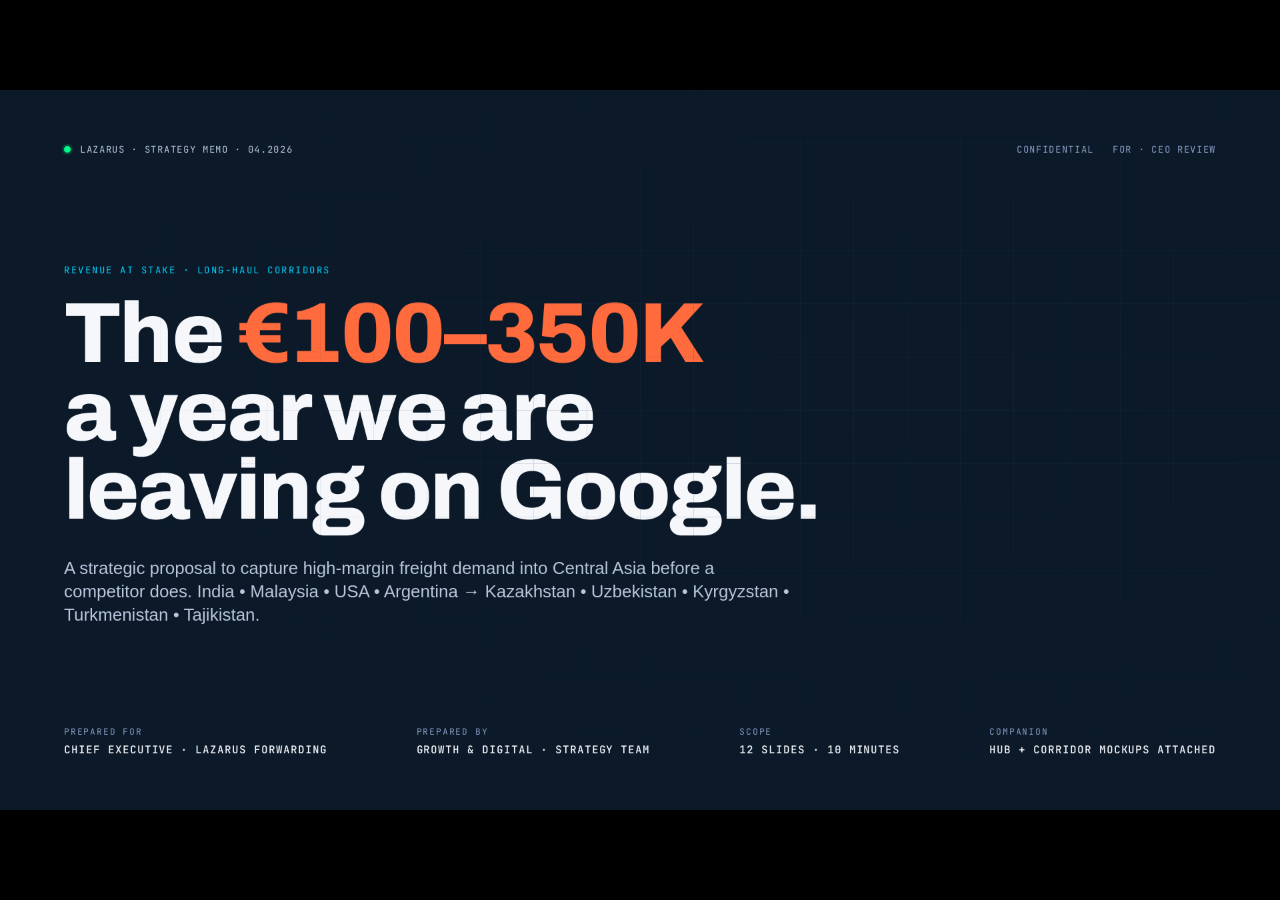
<file: deck.html>
<!doctype html>
<html lang="en">
<head>
<meta charset="utf-8">
<title>Lazarus — The Long-Haul Corridor Opportunity</title>
<link rel="preconnect" href="https://fonts.googleapis.com">
<link rel="preconnect" href="https://fonts.gstatic.com" crossorigin>
<link href="https://fonts.googleapis.com/css2?family=Archivo:wght@500;600;700;800&family=Inter:wght@400;500;600;700&family=JetBrains+Mono:wght@400;500;600&display=swap" rel="stylesheet">
<link rel="stylesheet" href="shared.css">
<script src="deck-stage.js"></script>
<style>
  deck-stage section {
    background: var(--bg);
    color: var(--text);
    padding: 80px 96px;
    display: flex;
    flex-direction: column;
  }
  /* Consistent top chrome */
  .chrome {
    display: flex; align-items: center; justify-content: space-between;
    font-family: var(--mono); font-size: 14px; letter-spacing: 0.12em;
    color: var(--text-3); text-transform: uppercase;
  }
  .chrome .brand { display:flex; align-items:center; gap:14px; color: var(--text-2); }
  .chrome .dot { width:10px; height:10px; background: var(--green); border-radius: 50%;
    box-shadow: 0 0 0 3px rgba(0,255,136,0.18); animation: pulse 2.2s ease-in-out infinite; }
  @keyframes pulse { 0%,100%{opacity:1} 50%{opacity:.45} }
  .chrome .right { display:flex; gap: 28px; }
  .chrome .right span b { color: var(--text-2); font-weight: 500; letter-spacing: 0.08em; }

  h1.display { font-family: var(--display); font-weight: 800; letter-spacing: -0.02em; line-height: 0.98; margin: 0; }
  h2.display { font-family: var(--display); font-weight: 700; letter-spacing: -0.015em; line-height: 1.02; margin: 0; }
  .eyebrow { font-family: var(--mono); font-size: 14px; letter-spacing: 0.18em; text-transform: uppercase; color: var(--cyan); }
  .lede { font-size: 26px; line-height: 1.35; color: var(--text-2); max-width: 1280px; }

  /* Slide 1: title */
  .s-title { justify-content: space-between; }
  .s-title .huge { font-size: 128px; line-height: 0.92; }
  .s-title .huge .num { color: var(--warm); font-variant-numeric: tabular-nums; }
  .s-title .meta { display:flex; justify-content: space-between; align-items: flex-end; gap: 40px; }
  .s-title .meta .block { color: var(--text-3); font-family: var(--mono); font-size: 13px; letter-spacing: 0.14em; text-transform: uppercase; }
  .s-title .meta .block b { display:block; color: var(--text); font-weight: 500; font-size: 16px; margin-top: 8px; letter-spacing: 0.06em; }

  /* background grid */
  .grid-bg {
    position: absolute; inset: 0;
    background-image:
      linear-gradient(var(--line) 1px, transparent 1px),
      linear-gradient(90deg, var(--line) 1px, transparent 1px);
    background-size: 80px 80px;
    opacity: 0.28;
    pointer-events: none;
    mask-image: radial-gradient(ellipse at 70% 40%, #000 0%, transparent 70%);
  }
  section { position: relative; }

  /* Generic cards / tiles */
  .tile {
    background: var(--surface);
    border: 1px solid var(--line);
    padding: 28px 32px;
    border-radius: 2px;
  }
  .tile .k { font-family: var(--mono); font-size: 12px; letter-spacing: 0.16em; text-transform: uppercase; color: var(--text-3); }
  .tile .v { font-family: var(--display); font-weight: 700; font-size: 52px; letter-spacing: -0.02em; margin-top: 10px; line-height: 1; }
  .tile .v .unit { color: var(--text-3); font-size: 24px; font-weight: 500; margin-left: 6px; letter-spacing: 0; }
  .tile .note { margin-top: 12px; color: var(--text-2); font-size: 15px; line-height: 1.4; }
  .tile .delta { font-family: var(--mono); font-size: 14px; color: var(--green); margin-top: 10px; }
  .tile.warm .v { color: var(--warm); }
  .tile.cyan .v { color: var(--cyan); }
  .tile.amber .v { color: var(--amber); }

  /* Slide-specific helpers */
  .row-stats { display: grid; grid-template-columns: repeat(4, 1fr); gap: 20px; }
  .two-col { display: grid; grid-template-columns: 1fr 1fr; gap: 56px; }
  .two-col-6-4 { display: grid; grid-template-columns: 6fr 4fr; gap: 56px; }

  /* quote */
  .quote-mark { font-family: var(--display); font-size: 180px; line-height: 0.6; color: var(--warm); opacity: 0.5; }
  .quote-text { font-family: var(--display); font-size: 56px; line-height: 1.12; font-weight: 600; letter-spacing: -0.01em; max-width: 1400px; }
  .quote-text em { color: var(--cyan); font-style: normal; }
  .attrib { margin-top: 32px; color: var(--text-3); font-family: var(--mono); font-size: 14px; letter-spacing: 0.16em; text-transform: uppercase;}

  /* model table */
  .model { width: 100%; border-collapse: collapse; font-size: 17px; }
  .model th, .model td { text-align: left; padding: 14px 18px; border-bottom: 1px solid var(--line); }
  .model thead th { color: var(--text-3); font-family: var(--mono); font-size: 12px; letter-spacing: 0.14em; text-transform: uppercase; font-weight: 500; background: #0E1E33;}
  .model td.num { font-family: var(--mono); text-align: right; font-variant-numeric: tabular-nums; }
  .model td.label { color: var(--text-2); }
  .model tr.total td { background: rgba(0,212,255,0.06); border-bottom: 1px solid var(--cyan); color: var(--text); font-weight: 600; }
  .model tr.big td { background: rgba(255,107,61,0.08); border-bottom: 1px solid var(--warm); color: var(--warm); font-weight: 700; font-size: 19px; }

  /* simple kpi row */
  .kpi-row { display:grid; grid-template-columns: repeat(4, 1fr); gap: 28px; }
  .kpi .k { font-family: var(--mono); font-size: 12px; letter-spacing: 0.14em; text-transform: uppercase; color: var(--text-3); }
  .kpi .v { font-family: var(--display); font-size: 72px; font-weight: 700; letter-spacing: -0.02em; line-height: 1; margin-top: 8px; }
  .kpi .v .unit { color: var(--text-3); font-size: 24px; font-weight: 500; margin-left: 4px; }
  .kpi .n { color: var(--text-2); margin-top: 10px; font-size: 15px; line-height: 1.45; }

  /* checklist / x-list */
  ul.clean { list-style:none; padding:0; margin:0; }
  ul.clean li { padding: 16px 0; border-bottom: 1px dashed var(--line); display:flex; gap: 18px; align-items: flex-start; color: var(--text-2); font-size: 18px; line-height: 1.45;}
  ul.clean li .mark { color: var(--warm); font-family: var(--mono); font-weight: 600; margin-top: 2px; min-width: 24px;}
  ul.clean li.ok .mark { color: var(--green); }

  /* SERP mock */
  .serp { background: #F7F8FA; color: #202124; padding: 28px 36px; border-radius: 3px; font-family: Arial, sans-serif; }
  .serp .bar { display:flex; align-items:center; gap:14px; background:#fff; border:1px solid #dadce0; border-radius: 999px; padding: 12px 22px; }
  .serp .bar .q { color:#202124; font-size: 18px; }
  .serp .result { margin-top: 22px; }
  .serp .url { color:#202124; font-size: 13px; }
  .serp .host { color:#5f6368; }
  .serp .title-g { color:#1a0dab; font-size: 20px; margin: 4px 0 4px; }
  .serp .snippet { color:#4d5156; font-size: 14px; line-height: 1.45; }
  .serp .ad { font-size: 12px; color:#006621; font-weight: 600; margin-right: 6px; }
  .serp .tag { background:#e8f0fe; color:#1a73e8; font-size:11px; padding:2px 6px; border-radius: 3px; margin-left: 8px;}

  /* doing nothing timeline */
  .timeline { display: grid; grid-template-columns: repeat(12, 1fr); gap: 10px; margin-top: 40px;}
  .timeline .cell { background: var(--surface); border: 1px solid var(--line); padding: 14px 10px; min-height: 120px; position: relative;}
  .timeline .cell .m { font-family: var(--mono); font-size: 11px; color: var(--text-3); letter-spacing: 0.12em;}
  .timeline .cell .loss { font-family: var(--mono); font-size: 16px; color: var(--warm); margin-top: 10px; font-weight: 600;}
  .timeline .cell .cum { font-family: var(--mono); font-size: 11px; color: var(--text-3); position:absolute; bottom: 10px; left: 10px;}

  /* architecture diagram */
  .arch { display:grid; grid-template-columns: 1fr; gap: 24px; margin-top: 32px;}
  .arch .hub {
    padding: 32px 36px; background: linear-gradient(180deg, rgba(0,212,255,0.12), rgba(0,212,255,0.04));
    border: 1px solid var(--cyan); position: relative;
  }
  .arch .hub .label { font-family: var(--mono); font-size: 12px; letter-spacing: 0.18em; color: var(--cyan); text-transform: uppercase; }
  .arch .hub h3 { margin: 8px 0 0; font-family: var(--display); font-weight: 700; font-size: 34px; letter-spacing: -0.01em; }
  .spokes { display:grid; grid-template-columns: repeat(5, 1fr); gap: 12px; }
  .spoke { background: var(--surface); border:1px solid var(--line); padding: 18px 16px; min-height: 96px; }
  .spoke .o { font-family: var(--mono); font-size: 13px; color: var(--text-3); letter-spacing: 0.1em;}
  .spoke .p { font-family: var(--display); font-size: 19px; font-weight: 600; margin-top: 6px; }
  .spoke .p .arrow { color: var(--cyan); margin: 0 6px; font-family: var(--mono);}
  .spoke .p.extra { color: var(--text-3); font-style: italic; font-weight: 500; font-size: 16px;}

  /* hero preview slide */
  .preview-frame {
    flex: 1; background: var(--ink); border: 1px solid var(--line-2);
    display: flex; flex-direction: column; overflow: hidden; position: relative;
  }
  .preview-topbar {
    display:flex; align-items:center; gap: 18px; padding: 14px 22px;
    background: #0A1526; border-bottom: 1px solid var(--line);
    font-family: var(--mono); font-size: 12px; color: var(--text-3); letter-spacing: 0.12em;
  }
  .preview-topbar .tldots { display:flex; gap: 6px; }
  .preview-topbar .tldots span { width: 10px; height:10px; border-radius: 50%; background: #2a4066; }
  .preview-topbar .url {
    flex:1; background: #0B1929; border:1px solid var(--line); padding: 6px 14px; color: var(--text-2);
    text-transform: none; letter-spacing: 0.02em;
  }

  /* phasing */
  .phase-row { display:grid; grid-template-columns: repeat(3, 1fr); gap: 20px; }
  .phase {
    background: var(--surface); border:1px solid var(--line); padding: 28px 28px;
    display:flex; flex-direction: column; gap: 16px; min-height: 460px;
  }
  .phase .tag { font-family: var(--mono); font-size: 12px; letter-spacing: 0.18em; color: var(--cyan); text-transform: uppercase; }
  .phase h3 { font-family: var(--display); font-weight: 700; font-size: 28px; margin: 0; letter-spacing: -0.01em;}
  .phase .weeks { font-family: var(--mono); color: var(--text-3); font-size: 14px; margin-top: -8px; }
  .phase ul { padding-left: 0; list-style:none; margin: 0; }
  .phase ul li { color: var(--text-2); font-size: 16px; padding: 10px 0; border-bottom: 1px dashed var(--line); line-height: 1.4;}
  .phase .cost { margin-top: auto; display:flex; justify-content: space-between; font-family: var(--mono); color: var(--text-3); font-size: 13px; letter-spacing: 0.12em; text-transform: uppercase; padding-top: 16px; border-top: 1px solid var(--line-2);}
  .phase .cost b { color: var(--warm); font-size: 18px; letter-spacing: 0; font-weight: 700;}

  /* The Ask */
  .ask-stack { display:flex; flex-direction: column; gap: 28px; }
  .big-cta { border: 1px solid var(--warm); background: rgba(255,107,61,0.08); padding: 42px 48px; display:flex; justify-content: space-between; align-items: center; }
  .big-cta h3 { font-family: var(--display); font-size: 38px; margin:0; letter-spacing: -0.01em; font-weight: 700;}
  .big-cta .action { font-family: var(--mono); font-size: 13px; letter-spacing: 0.18em; color: var(--warm); text-transform: uppercase;}

  /* interactive model widget */
  .calc { display:grid; grid-template-columns: 1fr 1fr; gap: 40px; margin-top: 28px; }
  .calc .controls { display:flex; flex-direction: column; gap: 22px;}
  .ctl { display:flex; flex-direction: column; gap: 10px; }
  .ctl label { font-family: var(--mono); font-size: 12px; letter-spacing: 0.14em; color: var(--text-3); text-transform: uppercase; display:flex; justify-content: space-between;}
  .ctl label b { color: var(--cyan); font-weight: 600; letter-spacing: 0;}
  .ctl input[type=range] { width: 100%; -webkit-appearance: none; height: 4px; background: var(--line-2); outline: none;}
  .ctl input[type=range]::-webkit-slider-thumb { -webkit-appearance: none; width: 18px; height: 18px; background: var(--cyan); border-radius: 50%; cursor: pointer;}
  .calc .result { background: var(--surface); border:1px solid var(--line); padding: 36px; display:flex; flex-direction: column; gap: 24px; }
  .result .r-label { font-family: var(--mono); font-size: 12px; letter-spacing: 0.16em; color: var(--text-3); text-transform: uppercase;}
  .result .r-val { font-family: var(--display); font-weight: 800; font-size: 84px; letter-spacing: -0.02em; line-height: 1; color: var(--warm);}
  .result .r-sub { color: var(--text-2); font-size: 16px;}
  .result .r-row { display:flex; justify-content: space-between; font-family: var(--mono); font-size: 14px; color: var(--text-2); padding: 8px 0; border-bottom: 1px dashed var(--line);}
  .result .r-row b { color: var(--text); font-weight: 500;}

  /* map illustration */
  .route-map { background: var(--surface); border: 1px solid var(--line); padding: 20px; height: 100%; display:flex; align-items:center; justify-content:center;}
  .route-map svg { width: 100%; height: 100%; max-height: 680px;}

  /* misc */
  .footnote { font-family: var(--mono); font-size: 12px; color: var(--text-3); letter-spacing: 0.06em; margin-top: 24px;}

</style>
</head>
<body>

<script type="application/json" id="speaker-notes">
[]
</script>

<deck-stage width="1920" height="1080">

<!-- SLIDE 1: TITLE -->
<section data-label="Cover" class="s-title">
  <div class="grid-bg"></div>
  <div class="chrome">
    <div class="brand"><span class="dot"></span><span>LAZARUS · STRATEGY MEMO · 04.2026</span></div>
    <div class="right"><span>CONFIDENTIAL</span><span>FOR · CEO REVIEW</span></div>
  </div>

  <div style="flex:1; display:flex; align-items:center; margin-top: 40px;">
    <div>
      <div class="eyebrow">Revenue at stake · Long-haul corridors</div>
      <h1 class="display huge" style="margin-top: 28px;">
        The <span class="num">€100–350K</span><br>
        a year we are<br>
        leaving on Google.
      </h1>
      <p class="lede" style="margin-top: 40px; max-width: 1100px;">
        A strategic proposal to capture high-margin freight demand into Central Asia before a competitor does.
        India • Malaysia • USA • Argentina → Kazakhstan • Uzbekistan • Kyrgyzstan • Turkmenistan • Tajikistan.
      </p>
    </div>
  </div>

  <div class="meta">
    <div class="block">Prepared for<b>Chief Executive · Lazarus Forwarding</b></div>
    <div class="block">Prepared by<b>Growth & Digital · Strategy Team</b></div>
    <div class="block">Scope<b>12 slides · 10 minutes</b></div>
    <div class="block">Companion<b>Hub + corridor mockups attached</b></div>
  </div>
</section>

<!-- SLIDE 2: WHAT WE HEARD -->
<section data-label="What we heard">
  <div class="chrome">
    <div class="brand"><span class="dot"></span><span>02 · WHAT YOUR SALES TEAM TOLD US</span></div>
    <div class="right"><span>INTERVIEW · SALES MANAGER</span></div>
  </div>

  <div style="flex:1; display:flex; align-items:center; margin-top: 20px;">
    <div>
      <div class="quote-mark">"</div>
      <div class="quote-text" style="margin-top: -60px;">
        The highest-margin, least-crowded freight we can win is <em>long-haul cargo from India, Malaysia, the US and Argentina into Central Asia</em>.
        Few forwarders can do it end-to-end. That is where we should be fighting.
      </div>
      <div class="attrib">Sales Manager · Lazarus · Confirmed by company administration</div>
    </div>
  </div>

  <div style="display:grid; grid-template-columns: repeat(3,1fr); gap: 32px; margin-top: 20px;">
    <div>
      <div class="eyebrow" style="color: var(--text-3);">Why these lanes</div>
      <div style="font-size: 18px; color: var(--text-2); line-height: 1.5; margin-top: 10px;">Multimodal by necessity. Multi-jurisdiction customs. 25–45 day transits. Few true specialists.</div>
    </div>
    <div>
      <div class="eyebrow" style="color: var(--text-3);">Why you</div>
      <div style="font-size: 18px; color: var(--text-2); line-height: 1.5; margin-top: 10px;">EU-based reliability + Central Asia relationships + 10 years of multimodal history. Lazarus sits in the exact gap.</div>
    </div>
    <div>
      <div class="eyebrow" style="color: var(--text-3);">Why it's urgent</div>
      <div style="font-size: 18px; color: var(--text-2); line-height: 1.5; margin-top: 10px;">The website talks about everything equally and captures none of this demand online.</div>
    </div>
  </div>
</section>

<!-- SLIDE 3: MARKET IS GROWING FAST -->
<section data-label="Market growing">
  <div class="chrome">
    <div class="brand"><span class="dot"></span><span>03 · THE MARKET IS GROWING — FAST</span></div>
    <div class="right"><span>SOURCES · NATIONAL STATS · 2024</span></div>
  </div>

  <h2 class="display" style="font-size: 64px; margin-top: 32px; max-width: 1500px;">
    Trade into Central Asia is accelerating, not stabilizing.
  </h2>

  <div class="kpi-row" style="margin-top: 56px;">
    <div class="kpi"><div class="k">US → Uzbekistan imports</div><div class="v" style="color: var(--green);">+54.9<span class="unit">% YoY</span></div><div class="n">Reached $881.7M in 2024.</div></div>
    <div class="kpi"><div class="k">India → Uzbekistan imports</div><div class="v" style="color: var(--green);">+36.7<span class="unit">% YoY</span></div><div class="n">One of the fastest-growing import origins for UZ.</div></div>
    <div class="kpi"><div class="k">Kazakhstan ↔ India bilateral</div><div class="v" style="color: var(--cyan);">$1.0<span class="unit">bn</span></div><div class="n">Crossed $1B in 2023. KZ exports to IN alone = $580.6M.</div></div>
    <div class="kpi"><div class="k">Uzbekistan total imports</div><div class="v" style="color: var(--cyan);">$39<span class="unit">bn</span></div><div class="n">34.6% machinery, 15.5% industrial goods, 12% chemicals.</div></div>
  </div>

  <div class="two-col" style="margin-top: 56px; grid-template-columns: 1fr 1fr; align-items: flex-start;">
    <div class="tile">
      <div class="k">Structural tailwind</div>
      <div style="font-family: var(--display); font-size: 34px; font-weight: 700; margin-top: 10px; letter-spacing: -0.01em;">
        China–Kyrgyzstan–Uzbekistan Railway
      </div>
      <div class="note" style="font-size: 17px;">Construction began late 2024. 486 km. Projected capacity <b style="color: var(--cyan);">12–15 million tons/year</b>. A generational shift that intensifies demand for experienced multimodal forwarders.</div>
    </div>
    <div class="tile">
      <div class="k">Consumer demand proxy</div>
      <div style="font-family: var(--display); font-size: 34px; font-weight: 700; margin-top: 10px; letter-spacing: -0.01em;">
        Remittances to Uzbekistan
      </div>
      <div class="note" style="font-size: 17px;"><b style="color: var(--green);">$14.8B in 2024 (+30% YoY).</b> A rising consumer base pulls in imports — machinery, chemicals, consumer goods. The exact cargo you handle best.</div>
    </div>
  </div>

  <div class="footnote">Sources: Uzbekistan Statistics Committee · Kazakhstan Bureau of National Statistics · Central Bank of UZ · public infrastructure reporting.</div>
</section>

<!-- SLIDE 4: WEBSITE DOESN'T SAY IT -->
<section data-label="Site doesn't say it">
  <div class="chrome">
    <div class="brand"><span class="dot"></span><span>04 · BUT YOUR WEBSITE DOES NOT SAY ANY OF THIS</span></div>
    <div class="right"><span>AUDIT · LAZARUSLOGISTICS.COM</span></div>
  </div>

  <h2 class="display" style="font-size: 56px; margin-top: 28px; max-width: 1600px;">
    Today the homepage treats a €6,000 India–Uzbekistan multimodal shipment the same as a €400 domestic delivery.
  </h2>

  <div class="two-col" style="margin-top: 48px; flex: 1;">
    <!-- current site mock -->
    <div class="preview-frame">
      <div class="preview-topbar">
        <div class="tldots"><span></span><span></span><span></span></div>
        <div class="url">lazaruslogistics.com</div>
        <div>· EN</div>
      </div>
      <div style="padding: 36px 44px; background: #fff; color: #1a2438; flex: 1;">
        <div style="font-family: var(--display); font-weight: 700; font-size: 44px; letter-spacing: -0.01em;">We deliver cargo worldwide.</div>
        <div style="color:#55627a; margin-top: 14px; font-size: 18px;">Road, sea, air, rail. Quote request → we reply within 15 minutes.</div>
        <div style="display:grid; grid-template-columns: repeat(3,1fr); gap: 12px; margin-top: 36px;">
          <div style="padding: 22px 18px; border: 1px solid #dbe1ec;">Road freight</div>
          <div style="padding: 22px 18px; border: 1px solid #dbe1ec;">Sea freight</div>
          <div style="padding: 22px 18px; border: 1px solid #dbe1ec;">Air freight</div>
          <div style="padding: 22px 18px; border: 1px solid #dbe1ec;">Rail freight</div>
          <div style="padding: 22px 18px; border: 1px solid #dbe1ec;">Multimodal</div>
          <div style="padding: 22px 18px; border: 1px solid #dbe1ec;">Warehousing</div>
          <div style="padding: 22px 18px; border: 1px solid #dbe1ec;">Customs</div>
          <div style="padding: 22px 18px; border: 1px solid #dbe1ec;">Project cargo</div>
          <div style="padding: 22px 18px; border: 1px solid #dbe1ec;">Dangerous goods</div>
        </div>
        <div style="margin-top: 36px; padding: 18px 22px; background: #f2f4f9; color:#1a2438;">📲 Message us on WhatsApp / Telegram / Viber</div>
      </div>
    </div>

    <ul class="clean" style="align-self: center;">
      <li><span class="mark">01</span><span><b style="color:var(--text)">Generic positioning.</b> "We do logistics." Nine services weighted equally — including the ones with <b style="color:var(--warm)">1.9% margin</b>.</span></li>
      <li><span class="mark">02</span><span><b style="color:var(--text)">No instant rate.</b> Every lead starts with "message us." You compete on response time, not expertise.</span></li>
      <li><span class="mark">03</span><span><b style="color:var(--text)">No corridor pages.</b> Zero SEO footprint on "India → Kazakhstan," "USA → Tashkent," or any of the 20 lanes your margin lives on.</span></li>
      <li><span class="mark">04</span><span><b style="color:var(--text)">No customer-facing tracking.</b> You claim GPS tracking; buyers cannot see it. Trust is implicit when it could be visible.</span></li>
      <li><span class="mark">05</span><span><b style="color:var(--text)">No proof surface.</b> The €7,000km Italy–Kyrgyzstan project is buried. That is the single best argument you have, and it sells nothing.</span></li>
    </ul>
  </div>
</section>

<!-- SLIDE 5: WHAT BUYERS SEARCH -->
<section data-label="What buyers search">
  <div class="chrome">
    <div class="brand"><span class="dot"></span><span>05 · WHAT YOUR BUYERS ACTUALLY TYPE INTO GOOGLE</span></div>
    <div class="right"><span>KEYWORD LANDSCAPE · EN · RU · LOCAL</span></div>
  </div>

  <div class="two-col-6-4" style="margin-top: 32px; flex: 1; align-items: flex-start;">
    <div>
      <div style="display:flex; flex-direction: column; gap: 14px;">
        <div style="display:flex; align-items: center; gap: 18px; padding: 20px 28px; background: var(--surface); border-left: 3px solid var(--cyan);">
          <span class="mono" style="color: var(--text-3); font-size: 13px; min-width: 80px;">EN</span>
          <span style="font-family: var(--display); font-weight: 600; font-size: 26px;">shipping from India to Kazakhstan</span>
          <span style="margin-left: auto; font-family: var(--mono); color: var(--cyan); font-size: 15px;">~720 / mo</span>
        </div>
        <div style="display:flex; align-items: center; gap: 18px; padding: 20px 28px; background: var(--surface); border-left: 3px solid var(--cyan);">
          <span class="mono" style="color: var(--text-3); font-size: 13px; min-width: 80px;">RU</span>
          <span style="font-family: var(--display); font-weight: 600; font-size: 26px;">грузоперевозки Индия Узбекистан</span>
          <span style="margin-left: auto; font-family: var(--mono); color: var(--cyan); font-size: 15px;">~590 / mo</span>
        </div>
        <div style="display:flex; align-items: center; gap: 18px; padding: 20px 28px; background: var(--surface); border-left: 3px solid var(--cyan);">
          <span class="mono" style="color: var(--text-3); font-size: 13px; min-width: 80px;">EN</span>
          <span style="font-family: var(--display); font-weight: 600; font-size: 26px;">freight forwarder India Uzbekistan</span>
          <span style="margin-left: auto; font-family: var(--mono); color: var(--cyan); font-size: 15px;">~410 / mo</span>
        </div>
        <div style="display:flex; align-items: center; gap: 18px; padding: 20px 28px; background: var(--surface); border-left: 3px solid var(--cyan);">
          <span class="mono" style="color: var(--text-3); font-size: 13px; min-width: 80px;">EN</span>
          <span style="font-family: var(--display); font-weight: 600; font-size: 26px;">cargo USA to Tashkent</span>
          <span style="margin-left: auto; font-family: var(--mono); color: var(--cyan); font-size: 15px;">~290 / mo</span>
        </div>
        <div style="display:flex; align-items: center; gap: 18px; padding: 20px 28px; background: var(--surface); border-left: 3px solid var(--cyan);">
          <span class="mono" style="color: var(--text-3); font-size: 13px; min-width: 80px;">RU</span>
          <span style="font-family: var(--display); font-weight: 600; font-size: 26px;">доставка из США в Казахстан</span>
          <span style="margin-left: auto; font-family: var(--mono); color: var(--cyan); font-size: 15px;">~380 / mo</span>
        </div>
        <div style="display:flex; align-items: center; gap: 18px; padding: 20px 28px; background: var(--surface); border-left: 3px solid var(--cyan);">
          <span class="mono" style="color: var(--text-3); font-size: 13px; min-width: 80px;">EN</span>
          <span style="font-family: var(--display); font-weight: 600; font-size: 26px;">Malaysia to Kyrgyzstan freight</span>
          <span style="margin-left: auto; font-family: var(--mono); color: var(--cyan); font-size: 15px;">~110 / mo</span>
        </div>
      </div>
      <div class="footnote" style="margin-top: 20px;">Illustrative aggregate from Google Keyword Planner — representative queries across 20 target corridors.</div>
    </div>

    <div class="tile" style="padding: 36px;">
      <div class="k">ROLL-UP</div>
      <div style="font-family: var(--display); font-weight: 700; font-size: 100px; letter-spacing: -0.02em; line-height: 1; margin-top: 16px; color: var(--cyan);">10,000</div>
      <div class="note" style="font-size: 18px;">high-intent searches per month across 20 target corridors, in EN / RU / local languages — buyers with cargo ready to ship.</div>
      <div style="height: 1px; background: var(--line); margin: 28px 0;"></div>
      <div class="k">LAZARUS VISIBILITY TODAY</div>
      <div style="font-family: var(--display); font-weight: 700; font-size: 100px; letter-spacing: -0.02em; line-height: 1; margin-top: 16px; color: var(--warm);">0<span style="font-size: 48px; color: var(--text-3);"> / 10,000</span></div>
      <div class="note" style="font-size: 18px;">No corridor pages exist. The current site is invisible to every one of these searches.</div>
    </div>
  </div>
</section>

<!-- SLIDE 6: SERP -->
<section data-label="Who ranks">
  <div class="chrome">
    <div class="brand"><span class="dot"></span><span>06 · WHO RANKS TODAY — AND WHY IT IS CAPTURABLE</span></div>
    <div class="right"><span>SERP · SHIPPING FROM INDIA TO KAZAKHSTAN</span></div>
  </div>

  <div class="two-col-6-4" style="margin-top: 28px; flex: 1;">
    <div class="serp">
      <div class="bar">
        <span style="color:#5f6368;">🔍</span>
        <span class="q">shipping from India to Kazakhstan</span>
      </div>
      <div class="result">
        <div class="url"><span class="ad">Ad</span> <span class="host">azfreight.com › india-kazakhstan</span></div>
        <div class="title-g">India to Kazakhstan Freight — Directory of Forwarders</div>
        <div class="snippet">Browse 140+ forwarders serving the India–Kazakhstan route. Free listing, instant contact. Compare rates from multiple agents in minutes.</div>
      </div>
      <div class="result">
        <div class="url"><span class="host">freightos.com › routes › india-kazakhstan</span></div>
        <div class="title-g">India → Kazakhstan Shipping Rates | Aggregator <span class="tag">generic directory</span></div>
        <div class="snippet">Marketplace listings; no corridor guidance. Sorted by price. No customs or multimodal expertise communicated.</div>
      </div>
      <div class="result">
        <div class="url"><span class="host">[global-forwarder].com › services › asia</span></div>
        <div class="title-g">Our Asia Network | Global Forwarder <span class="tag">generic service page</span></div>
        <div class="snippet">Lists every country we operate in. No India–Kazakhstan specifics. No transit time. No rate band. No case study.</div>
      </div>
      <div class="result">
        <div class="url"><span class="host">jctrans.com › route</span></div>
        <div class="title-g">Find a freight forwarder India ⇌ Kazakhstan <span class="tag">B2B directory</span></div>
        <div class="snippet">Member listings. Contact form. Same shape as AZFreight.</div>
      </div>
      <div class="result">
        <div class="url"><span class="host">[generic SME].in › services</span></div>
        <div class="title-g">India Kazakhstan Cargo | Freight Agents <span class="tag">thin page</span></div>
        <div class="snippet">Single page. Claims service. No proof, no transit data, no case study, no rate guidance.</div>
      </div>
    </div>

    <div style="display:flex; flex-direction: column; gap: 24px;">
      <div class="tile" style="border-left: 3px solid var(--warm);">
        <div class="k" style="color: var(--warm);">THE CATEGORY GAP</div>
        <div style="font-family: var(--display); font-weight: 700; font-size: 32px; margin-top: 12px; line-height: 1.1;">
          Nobody owns these keywords with a corridor specialist page.
        </div>
      </div>
      <ul class="clean">
        <li class="ok"><span class="mark">◆</span><span><b style="color:var(--text)">Aggregators</b> capture intent but don't convert — they forward it for a fee.</span></li>
        <li class="ok"><span class="mark">◆</span><span><b style="color:var(--text)">Global generalists</b> treat Central Asia as peripheral. Generic landing pages.</span></li>
        <li class="ok"><span class="mark">◆</span><span><b style="color:var(--text)">Thin specialists</b> exist but lack EU banking, liability insurance, and corridor proof.</span></li>
        <li class="ok"><span class="mark">◆</span><span><b style="color:var(--text)">Lazarus</b> has everything needed to rank — no one has spent the effort to publish it.</span></li>
      </ul>
      <div style="padding: 24px 28px; background: rgba(0,255,136,0.06); border: 1px solid var(--green);">
        <span class="mono" style="color: var(--green); font-size: 13px; letter-spacing: 0.16em;">OPERATING ASSESSMENT</span>
        <div style="margin-top: 10px; font-size: 20px; line-height: 1.45; color: var(--text);">The SERP is <b style="color: var(--green);">wide open</b> for whoever does the work first.</div>
      </div>
    </div>
  </div>
</section>

<!-- SLIDE 7: MODEL -->
<section data-label="Funnel math">
  <div class="chrome">
    <div class="brand"><span class="dot"></span><span>07 · THE FUNNEL MATH — CONSERVATIVE CASE</span></div>
    <div class="right"><span>INTERACTIVE · DRAG SLIDERS TO RE-RUN</span></div>
  </div>

  <div class="two-col-6-4" style="margin-top: 24px; flex:1;">
    <table class="model">
      <thead><tr><th>Variable</th><th style="text-align:right;">Conservative</th><th>Source</th></tr></thead>
      <tbody>
        <tr><td class="label">Target corridors (5 origins × 4 destinations)</td><td class="num">20</td><td class="label">Strategic scope</td></tr>
        <tr><td class="label">Monthly searches / corridor (EN + RU + local)</td><td class="num">500</td><td class="label">Keyword Planner</td></tr>
        <tr class="total"><td>Monthly relevant search volume</td><td class="num">10,000</td><td class="label">= 20 × 500</td></tr>
        <tr><td class="label">CTR if ranked top 3 organically</td><td class="num">18%</td><td class="label">Industry mid</td></tr>
        <tr class="total"><td>Monthly clicks to corridor pages</td><td class="num">1,800</td><td class="label">= 10,000 × 18%</td></tr>
        <tr><td class="label">Quote request conversion rate</td><td class="num">3%</td><td class="label">Optimized B2B LP</td></tr>
        <tr class="total"><td>Monthly qualified quote requests</td><td class="num">54</td><td class="label">= 1,800 × 3%</td></tr>
        <tr><td class="label">Quote → booked shipment</td><td class="num">15%</td><td class="label">B2B freight bench.</td></tr>
        <tr class="total"><td>Monthly incremental booked shipments</td><td class="num">~8</td><td class="label">= 54 × 15%</td></tr>
        <tr><td class="label">Average revenue / long-haul shipment</td><td class="num">€6,000</td><td class="label">FCL specialty</td></tr>
        <tr><td class="label">Gross margin on specialty corridors</td><td class="num">18%</td><td class="label">Between avg & project</td></tr>
        <tr><td class="label">Margin per shipment</td><td class="num">€1,080</td><td class="label">= 6,000 × 18%</td></tr>
        <tr class="big"><td>Incremental monthly gross margin</td><td class="num">€8,640</td><td>= 8 × 1,080</td></tr>
        <tr class="big"><td>Incremental annual gross margin</td><td class="num">€103,680</td><td>× 12 months</td></tr>
      </tbody>
    </table>

    <div style="display:flex; flex-direction: column; gap: 20px;">
      <div class="tile cyan">
        <div class="k">CONSERVATIVE</div>
        <div class="v">€103.7<span class="unit">K / yr</span></div>
        <div class="note">18% CTR · 3% LP conv · 15% close · €6K AOV · 18% margin.</div>
      </div>
      <div class="tile warm">
        <div class="k">REALISTIC / AGGRESSIVE</div>
        <div class="v">€352<span class="unit">K / yr</span></div>
        <div class="note">1,000 searches/corridor · 25% CTR · 4% LP conv · 20% close · €8K AOV · 22% margin.</div>
      </div>
      <div class="tile">
        <div class="k">3-YEAR LTV-ADJUSTED</div>
        <div class="v" style="color: var(--green);">€400<span class="unit">–600K</span></div>
        <div class="note">Logistics retention ≈ 86%. First-mover keeps the relationship 3–5 years at €50–200K LTV each.</div>
      </div>
    </div>
  </div>

  <div class="footnote">Every assumption is labeled so the CEO / CFO can challenge. A live editable version follows on the next slide.</div>
</section>

<!-- SLIDE 8: INTERACTIVE CALCULATOR -->
<section data-label="Live model">
  <div class="chrome">
    <div class="brand"><span class="dot"></span><span>08 · PLUG IN YOUR OWN NUMBERS</span></div>
    <div class="right"><span>LIVE CALCULATOR · CLICK + DRAG</span></div>
  </div>

  <h2 class="display" style="font-size: 48px; margin-top: 24px; max-width: 1500px;">
    Don't trust our assumptions. Challenge them.
  </h2>
  <p class="lede" style="font-size: 20px; margin-top: 12px;">Sliders persist the scenario the CEO sets in the room. The math recalculates live.</p>

  <div class="calc" style="flex: 1;">
    <div class="controls">
      <div class="ctl"><label>Target corridors <b id="v-cor">20</b></label><input type="range" id="cor" min="5" max="40" value="20"></div>
      <div class="ctl"><label>Monthly searches / corridor <b id="v-srch">500</b></label><input type="range" id="srch" min="100" max="1500" step="50" value="500"></div>
      <div class="ctl"><label>Organic CTR (top 3) <b><span id="v-ctr">18</span>%</b></label><input type="range" id="ctr" min="5" max="30" value="18"></div>
      <div class="ctl"><label>Landing page conversion <b><span id="v-conv">3.0</span>%</b></label><input type="range" id="conv" min="10" max="60" value="30"></div>
      <div class="ctl"><label>Quote → booked close rate <b><span id="v-close">15</span>%</b></label><input type="range" id="close" min="5" max="30" value="15"></div>
      <div class="ctl"><label>Avg shipment revenue <b>€<span id="v-rev">6,000</span></b></label><input type="range" id="rev" min="2000" max="12000" step="500" value="6000"></div>
      <div class="ctl"><label>Gross margin <b><span id="v-mrg">18</span>%</b></label><input type="range" id="mrg" min="8" max="35" value="18"></div>
    </div>

    <div class="result">
      <div>
        <div class="r-label">Incremental annual gross margin</div>
        <div class="r-val" id="r-big">€103,680</div>
        <div class="r-sub">Every slider move recalculates below.</div>
      </div>
      <div>
        <div class="r-row"><span>Monthly search volume captured</span><b id="r-sv">10,000</b></div>
        <div class="r-row"><span>Monthly clicks to corridor pages</span><b id="r-clk">1,800</b></div>
        <div class="r-row"><span>Qualified quote requests / month</span><b id="r-qr">54</b></div>
        <div class="r-row"><span>Booked shipments / month</span><b id="r-bk">~8</b></div>
        <div class="r-row"><span>Margin per shipment</span><b id="r-mps">€1,080</b></div>
        <div class="r-row"><span>Monthly gross margin gain</span><b id="r-mgm">€8,640</b></div>
      </div>
    </div>
  </div>
</section>

<!-- SLIDE 9: DOING NOTHING COST -->
<section data-label="Cost of doing nothing">
  <div class="chrome">
    <div class="brand"><span class="dot"></span><span>09 · THE COST OF DOING NOTHING</span></div>
    <div class="right"><span>EVERY MONTH MATTERS</span></div>
  </div>

  <h2 class="display" style="font-size: 54px; margin-top: 28px; max-width: 1700px;">
    Logistics relationships stick for 3–5 years. Whoever wins the first shipment usually keeps the client.
  </h2>

  <div class="timeline">
    <div class="cell"><div class="m">MONTH 01</div><div class="loss">−€8,640</div><div class="cum">cum. €8.6K</div></div>
    <div class="cell"><div class="m">MONTH 02</div><div class="loss">−€8,640</div><div class="cum">cum. €17K</div></div>
    <div class="cell"><div class="m">MONTH 03</div><div class="loss">−€8,640</div><div class="cum">cum. €26K</div></div>
    <div class="cell"><div class="m">MONTH 04</div><div class="loss">−€8,640</div><div class="cum">cum. €35K</div></div>
    <div class="cell"><div class="m">MONTH 05</div><div class="loss">−€8,640</div><div class="cum">cum. €43K</div></div>
    <div class="cell" style="border-color: var(--warm); background: rgba(255,107,61,0.06);">
      <div class="m" style="color: var(--warm);">MONTH 06 · REVIEW</div><div class="loss">−€8,640</div><div class="cum" style="color: var(--warm);">cum. <b>€52K</b> forfeited</div>
    </div>
    <div class="cell"><div class="m">MONTH 07</div><div class="loss">−€8,640</div></div>
    <div class="cell"><div class="m">MONTH 08</div><div class="loss">−€8,640</div></div>
    <div class="cell"><div class="m">MONTH 09</div><div class="loss">−€8,640</div></div>
    <div class="cell"><div class="m">MONTH 10</div><div class="loss">−€8,640</div></div>
    <div class="cell"><div class="m">MONTH 11</div><div class="loss">−€8,640</div></div>
    <div class="cell" style="border-color: var(--warm); background: rgba(255,107,61,0.12);">
      <div class="m" style="color: var(--warm);">MONTH 12</div><div class="loss">−€8,640</div><div class="cum" style="color: var(--warm);">cum. <b>€103K</b></div>
    </div>
  </div>

  <div class="two-col" style="margin-top: 40px;">
    <div class="tile">
      <div class="k">SIX-MONTH DELAY</div>
      <div class="v warm" style="color: var(--warm);">€50K<span class="unit"> – €175K</span></div>
      <div class="note">Forfeited directly to a competitor forwarder who launches first.</div>
    </div>
    <div class="tile">
      <div class="k">TWELVE-MONTH DELAY</div>
      <div class="v warm" style="color: var(--warm);">€100K<span class="unit"> – €350K</span></div>
      <div class="note">Compounded by lost 3–5 year LTV on every relationship the competitor banks instead.</div>
    </div>
  </div>
</section>

<!-- SLIDE 10: ARCHITECTURE -->
<section data-label="Architecture">
  <div class="chrome">
    <div class="brand"><span class="dot"></span><span>10 · THE PROPOSAL — HUB AND SPOKE</span></div>
    <div class="right"><span>ONE HUB · 20 CORRIDORS · 4 LANGUAGES</span></div>
  </div>

  <h2 class="display" style="font-size: 48px; margin-top: 24px; max-width: 1600px;">
    One flagship hub page. 20 corridor-specific child pages. Every child is a real SEO asset.
  </h2>

  <div class="arch">
    <div class="hub">
      <div class="label">Hub ◆ Flagship</div>
      <h3>Long-Haul Freight into Central Asia</h3>
      <div style="color: var(--text-2); margin-top: 10px; font-size: 17px;">Rate calculator · route atlas · case studies · trust data · EN / RU / KZ / UZ</div>
    </div>

    <div class="spokes">
      <div class="spoke"><div class="o">IN → KZ</div><div class="p">India <span class="arrow">→</span> Kazakhstan</div></div>
      <div class="spoke"><div class="o">IN → UZ</div><div class="p">India <span class="arrow">→</span> Uzbekistan</div></div>
      <div class="spoke"><div class="o">IN → KG</div><div class="p">India <span class="arrow">→</span> Kyrgyzstan</div></div>
      <div class="spoke"><div class="o">IN → TM</div><div class="p">India <span class="arrow">→</span> Turkmenistan</div></div>
      <div class="spoke"><div class="o">IN → TJ</div><div class="p">India <span class="arrow">→</span> Tajikistan</div></div>

      <div class="spoke"><div class="o">MY → KZ</div><div class="p">Malaysia <span class="arrow">→</span> KZ</div></div>
      <div class="spoke"><div class="o">MY → UZ</div><div class="p">Malaysia <span class="arrow">→</span> UZ</div></div>
      <div class="spoke"><div class="o">MY → KG</div><div class="p">Malaysia <span class="arrow">→</span> KG</div></div>
      <div class="spoke"><div class="o">MY → TM</div><div class="p">Malaysia <span class="arrow">→</span> TM</div></div>
      <div class="spoke"><div class="o">MY → TJ</div><div class="p">Malaysia <span class="arrow">→</span> TJ</div></div>

      <div class="spoke"><div class="o">US → KZ</div><div class="p">USA <span class="arrow">→</span> Kazakhstan</div></div>
      <div class="spoke"><div class="o">US → UZ</div><div class="p">USA <span class="arrow">→</span> Uzbekistan</div></div>
      <div class="spoke"><div class="o">US → KG</div><div class="p">USA <span class="arrow">→</span> Kyrgyzstan</div></div>
      <div class="spoke"><div class="o">US → TM</div><div class="p">USA <span class="arrow">→</span> TM</div></div>
      <div class="spoke"><div class="o">US → TJ</div><div class="p">USA <span class="arrow">→</span> TJ</div></div>

      <div class="spoke"><div class="o">AR → KZ</div><div class="p">Argentina <span class="arrow">→</span> KZ</div></div>
      <div class="spoke"><div class="o">AR → UZ</div><div class="p">Argentina <span class="arrow">→</span> UZ</div></div>
      <div class="spoke"><div class="o">AR → KG</div><div class="p">Argentina <span class="arrow">→</span> KG</div></div>
      <div class="spoke"><div class="o">AR → TM</div><div class="p">Argentina <span class="arrow">→</span> TM</div></div>
      <div class="spoke"><div class="o">AR → TJ</div><div class="p">Argentina <span class="arrow">→</span> TJ</div></div>
    </div>
  </div>

  <div class="two-col" style="margin-top: 32px; grid-template-columns: repeat(3,1fr); gap: 24px;">
    <div style="padding: 18px 22px; background: var(--surface); border-left: 2px solid var(--cyan);"><div class="eyebrow" style="font-size: 11px;">EACH CHILD CONTAINS</div><div style="margin-top: 8px; color: var(--text-2); font-size: 16px;">Route map · transit table · rate band · customs guidance · cargo-type guide · case study · corridor-specific quote form</div></div>
    <div style="padding: 18px 22px; background: var(--surface); border-left: 2px solid var(--green);"><div class="eyebrow" style="font-size: 11px; color: var(--green);">WHAT IT EARNS</div><div style="margin-top: 8px; color: var(--text-2); font-size: 16px;">Organic rankings on 20 high-intent queries · a paid-search surface that actually converts · 20 reusable Russian-language SEO assets for Phase 2.</div></div>
    <div style="padding: 18px 22px; background: var(--surface); border-left: 2px solid var(--warm);"><div class="eyebrow" style="font-size: 11px; color: var(--warm);">WHY NO ONE HAS BUILT THIS</div><div style="margin-top: 8px; color: var(--text-2); font-size: 16px;">Requires real operational knowledge of each corridor. Aggregators can't. Generalists won't. Specialists don't have the EU platform.</div></div>
  </div>
</section>

<!-- SLIDE 11: HERO REVEAL -->
<section data-label="Hero reveal">
  <div class="chrome">
    <div class="brand"><span class="dot"></span><span>11 · HERE IS WHAT IT LOOKS LIKE</span></div>
    <div class="right"><span>HUB PAGE · HERO MOCKUP</span></div>
  </div>

  <div class="preview-frame" style="margin-top: 24px; flex:1;">
    <div class="preview-topbar">
      <div class="tldots"><span></span><span></span><span></span></div>
      <div class="url">lazarus.com/corridors · Long-haul freight into Central Asia</div>
      <div>· EN · RU · KZ · UZ</div>
    </div>
    <div style="flex: 1; display:grid; grid-template-columns: 6fr 4fr; background: var(--bg);">
      <!-- left -->
      <div style="padding: 56px 64px; display:flex; flex-direction: column; justify-content: space-between;">
        <div style="display:flex; align-items:center; gap: 24px;">
          <div style="width:36px; height:36px; border:1px solid var(--cyan); display:flex; align-items:center; justify-content:center; font-family:var(--display); font-weight:800; color: var(--cyan);">L</div>
          <div class="mono" style="font-size: 13px; color: var(--text-3); letter-spacing: 0.16em;">LAZARUS · CENTRAL ASIA CORRIDORS</div>
        </div>
        <div>
          <div class="mono" style="color: var(--cyan); font-size: 14px; letter-spacing: 0.18em;">◆ OPERATIONS LIVE · 17 ACTIVE SHIPMENTS</div>
          <h1 class="display" style="font-size: 108px; margin-top: 20px; line-height: 0.96;">Freight into Central Asia from <span style="color: var(--cyan);">anywhere</span> in the world.</h1>
          <p class="lede" style="font-size: 22px; margin-top: 24px; max-width: 820px;">India · Malaysia · USA · Argentina · China · EU → Kazakhstan · Uzbekistan · Kyrgyzstan · Turkmenistan · Tajikistan. 10 years. 121,000 tons/year. One team that owns the whole route.</p>
          <div style="display:flex; gap: 18px; margin-top: 40px;">
            <div style="padding: 18px 32px; background: var(--warm); color: #1a0b05; font-family: var(--display); font-weight: 700; letter-spacing: 0.02em;">Get instant rate indication →</div>
            <div style="padding: 18px 32px; border: 1px solid var(--line-2); color: var(--text); font-family: var(--display); font-weight: 600;">Talk to a corridor specialist</div>
          </div>
        </div>
        <div style="display:flex; gap: 32px; font-family: var(--mono); font-size: 13px; color: var(--text-3); letter-spacing: 0.1em;">
          <div>◆ €25M CARGO / YR</div><div>◆ 121,000 TONS / YR</div><div>◆ 350+ CLIENTS</div><div>◆ €200K LIABILITY COVER</div>
        </div>
      </div>
      <!-- right: route map preview -->
      <div style="background: #0A1423; position: relative; overflow: hidden; border-left: 1px solid var(--line);">
        <svg viewBox="0 0 600 900" style="width:100%; height: 100%;" preserveAspectRatio="xMidYMid slice">
          <defs>
            <radialGradient id="gl" cx="50%" cy="50%"><stop offset="0%" stop-color="#00D4FF" stop-opacity="0.2"/><stop offset="100%" stop-color="#00D4FF" stop-opacity="0"/></radialGradient>
          </defs>
          <rect width="600" height="900" fill="#0A1423"/>
          <g stroke="#14304d" stroke-width="1">
            <line x1="0" y1="150" x2="600" y2="150"/><line x1="0" y1="300" x2="600" y2="300"/><line x1="0" y1="450" x2="600" y2="450"/><line x1="0" y1="600" x2="600" y2="600"/><line x1="0" y1="750" x2="600" y2="750"/>
            <line x1="100" y1="0" x2="100" y2="900"/><line x1="250" y1="0" x2="250" y2="900"/><line x1="400" y1="0" x2="400" y2="900"/><line x1="500" y1="0" x2="500" y2="900"/>
          </g>
          <!-- origins -->
          <circle cx="120" cy="380" r="6" fill="#FF6B3D"/><text x="130" y="384" fill="#B8C5DB" font-family="JetBrains Mono" font-size="11">USA</text>
          <circle cx="90" cy="680" r="6" fill="#FF6B3D"/><text x="100" y="684" fill="#B8C5DB" font-family="JetBrains Mono" font-size="11">ARG</text>
          <circle cx="440" cy="520" r="6" fill="#FF6B3D"/><text x="450" y="524" fill="#B8C5DB" font-family="JetBrains Mono" font-size="11">IND</text>
          <circle cx="520" cy="580" r="6" fill="#FF6B3D"/><text x="470" y="600" fill="#B8C5DB" font-family="JetBrains Mono" font-size="11">MYS</text>
          <circle cx="550" cy="470" r="6" fill="#FF6B3D"/><text x="495" y="462" fill="#B8C5DB" font-family="JetBrains Mono" font-size="11">CHN</text>
          <!-- destination cluster -->
          <g>
            <circle cx="380" cy="350" r="70" fill="url(#gl)"/>
            <circle cx="380" cy="350" r="8" fill="#00D4FF"/>
            <text x="392" y="355" fill="#F5F7FA" font-family="JetBrains Mono" font-size="13" font-weight="600">KZ · UZ · KG · TM · TJ</text>
          </g>
          <!-- arcs -->
          <g stroke="#00D4FF" stroke-width="1.5" fill="none" opacity="0.85">
            <path d="M 120 380 Q 240 240 380 350"/>
            <path d="M 90 680 Q 220 520 380 350"/>
            <path d="M 440 520 Q 420 420 380 350"/>
            <path d="M 520 580 Q 460 460 380 350"/>
            <path d="M 550 470 Q 460 390 380 350"/>
          </g>
          <!-- small shipment dots -->
          <g fill="#00FF88">
            <circle cx="240" cy="298" r="3"><animate attributeName="opacity" values="0;1;0" dur="2.4s" repeatCount="indefinite"/></circle>
            <circle cx="220" cy="520" r="3"><animate attributeName="opacity" values="0;1;0" dur="3s" repeatCount="indefinite" begin="1s"/></circle>
            <circle cx="420" cy="420" r="3"><animate attributeName="opacity" values="0;1;0" dur="2.7s" repeatCount="indefinite" begin="0.4s"/></circle>
          </g>
        </svg>
        <div style="position:absolute; top: 24px; right: 24px; font-family: var(--mono); font-size: 11px; color: var(--green); letter-spacing: 0.16em;">◆ LIVE</div>
      </div>
    </div>
  </div>
  <div class="footnote">Full mockup included in the package — open <span style="color: var(--cyan);">hub.html</span> for the complete hub page, <span style="color: var(--cyan);">india-uzbekistan.html</span> for the corridor child.</div>
</section>

<!-- SLIDE 12: PHASING -->
<section data-label="Phasing">
  <div class="chrome">
    <div class="brand"><span class="dot"></span><span>12 · PHASING, INVESTMENT, RETURN</span></div>
    <div class="right"><span>8 / 16 / 24 WEEKS</span></div>
  </div>
  <h2 class="display" style="font-size: 48px; margin-top: 24px;">Three phases. First revenue in weeks, not quarters.</h2>

  <div class="phase-row" style="margin-top: 40px; flex: 1;">
    <div class="phase" style="border-top: 3px solid var(--cyan);">
      <div class="tag">PHASE 1 · LAUNCH</div>
      <div class="weeks">Weeks 1–8</div>
      <h3>Hub + 5 corridors + rate calculator</h3>
      <ul>
        <li>Flagship hub page (EN + RU)</li>
        <li>CEO picks top 5 corridor child pages</li>
        <li>Instant rate calculator (5 corridors)</li>
        <li>CRM-integrated quote form</li>
        <li>Google Ads go live on corridor keywords @ ~€3K/mo test budget</li>
      </ul>
      <div class="cost"><span>Build cost</span><b>€18–26K</b></div>
      <div class="cost" style="border: 0; padding-top: 0; margin-top: -8px;"><span>Break-even</span><b>Month 3–4</b></div>
    </div>
    <div class="phase" style="border-top: 3px solid var(--green);">
      <div class="tag">PHASE 2 · EXPAND</div>
      <div class="weeks">Weeks 8–16</div>
      <h3>Expand to 20 corridors + SEO engine</h3>
      <ul>
        <li>Build out remaining 15 corridor pages</li>
        <li>"How to import X from Y" SEO guides, 1 per corridor</li>
        <li>Add Kazakh and Uzbek language versions</li>
        <li>Reduce paid-ads reliance as organic ranks</li>
      </ul>
      <div class="cost"><span>Build cost</span><b>€14–20K</b></div>
      <div class="cost" style="border: 0; padding-top: 0; margin-top: -8px;"><span>Organic share by Mo 6</span><b>40%+</b></div>
    </div>
    <div class="phase" style="border-top: 3px solid var(--warm);">
      <div class="tag">PHASE 3 · LOCK-IN</div>
      <div class="weeks">Weeks 16–24</div>
      <h3>Client portal + retention surface</h3>
      <ul>
        <li>Live tracking client portal</li>
        <li>Document vault + reorder flow</li>
        <li>Optional: project cargo PM workspace</li>
        <li>Retention is where logistics LTV compounds</li>
      </ul>
      <div class="cost"><span>Build cost</span><b>€22–32K</b></div>
      <div class="cost" style="border: 0; padding-top: 0; margin-top: -8px;"><span>Target retention lift</span><b>+5–8pts</b></div>
    </div>
  </div>

  <div class="ask-stack">
    <div class="big-cta">
      <div>
        <div class="mono" style="font-size: 13px; color: var(--warm); letter-spacing: 0.18em;">◆ THE ASK</div>
        <h3 style="margin-top: 10px;">Approve Phase 1 at €22K. Launch in 8 weeks. Start compounding now.</h3>
      </div>
      <div class="action">Every week delayed ≈ €2,000 in forfeited gross margin →</div>
    </div>
  </div>
</section>

</deck-stage>

<script>
  // Live calculator on slide 8
  const fmt = (n) => n.toLocaleString('en-US');
  const money = (n) => '€' + Math.round(n).toLocaleString('en-US');
  function recalc() {
    const cor  = +document.getElementById('cor').value;
    const srch = +document.getElementById('srch').value;
    const ctr  = +document.getElementById('ctr').value;
    const conv = +document.getElementById('conv').value / 10; // 30 => 3.0
    const cls  = +document.getElementById('close').value;
    const rev  = +document.getElementById('rev').value;
    const mrg  = +document.getElementById('mrg').value;

    const sv = cor * srch;
    const clk = sv * ctr / 100;
    const qr  = clk * conv / 100;
    const bk  = qr * cls / 100;
    const mps = rev * mrg / 100;
    const mgm = bk * mps;
    const amg = mgm * 12;

    document.getElementById('v-cor').textContent = cor;
    document.getElementById('v-srch').textContent = fmt(srch);
    document.getElementById('v-ctr').textContent = ctr;
    document.getElementById('v-conv').textContent = conv.toFixed(1);
    document.getElementById('v-close').textContent = cls;
    document.getElementById('v-rev').textContent = fmt(rev);
    document.getElementById('v-mrg').textContent = mrg;

    document.getElementById('r-sv').textContent = fmt(sv);
    document.getElementById('r-clk').textContent = fmt(Math.round(clk));
    document.getElementById('r-qr').textContent  = fmt(Math.round(qr));
    document.getElementById('r-bk').textContent  = '~' + Math.round(bk);
    document.getElementById('r-mps').textContent = money(mps);
    document.getElementById('r-mgm').textContent = money(mgm);
    document.getElementById('r-big').textContent = money(amg);
  }
  ['cor','srch','ctr','conv','close','rev','mrg'].forEach(id => {
    document.getElementById(id).addEventListener('input', recalc);
  });
  recalc();
</script>
</body>
</html>
</file>
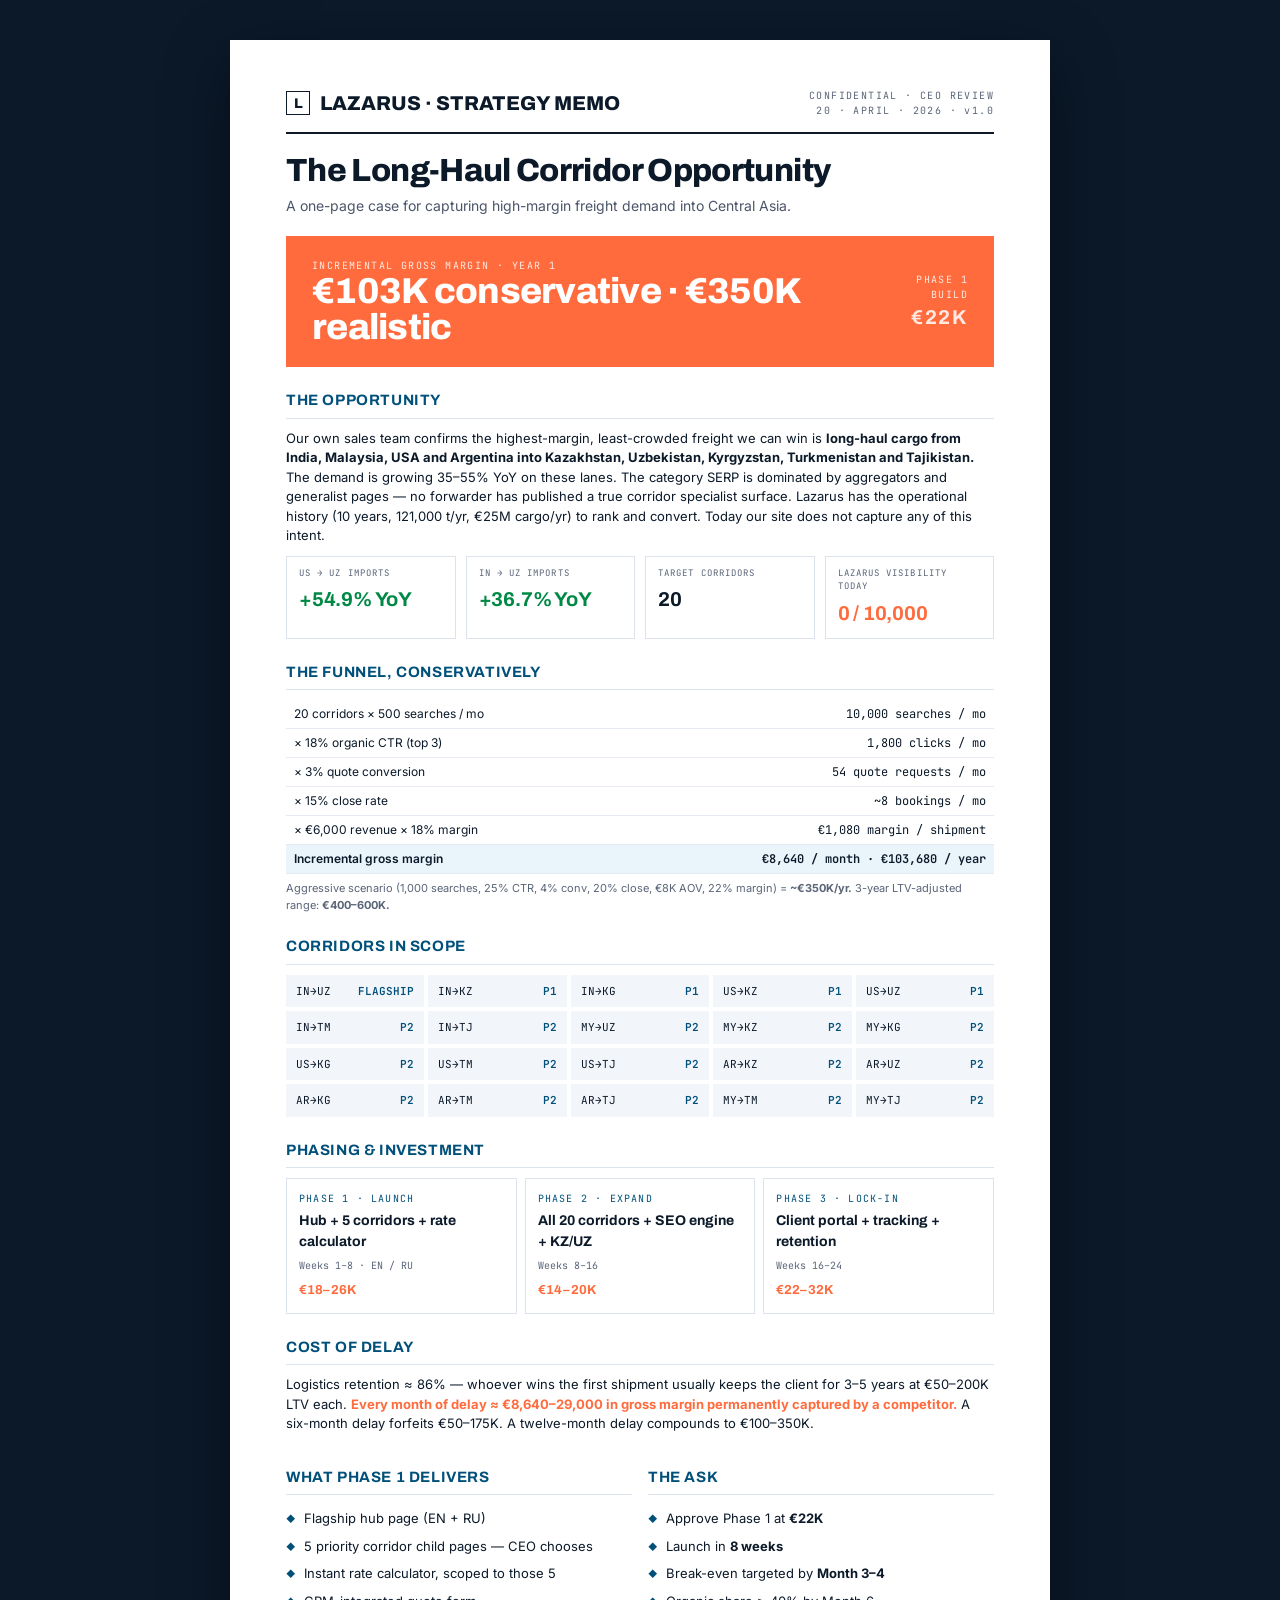
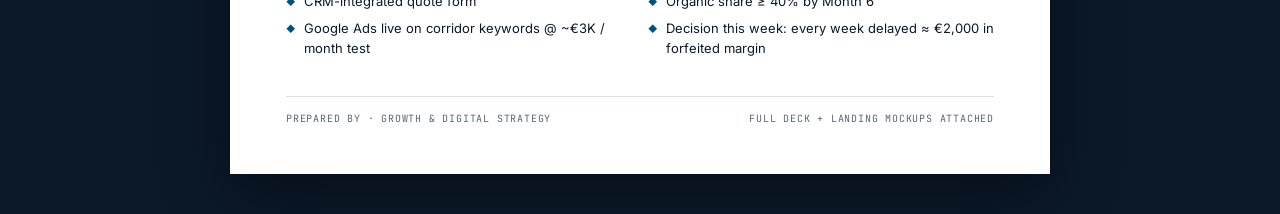
<file: exec-summary.html>
<!doctype html>
<html lang="en">
<head>
<meta charset="utf-8">
<title>Lazarus · Executive Summary · Long-haul Corridor Opportunity</title>
<link href="https://fonts.googleapis.com/css2?family=Archivo:wght@500;600;700;800&family=Inter:wght@400;500;600;700&family=JetBrains+Mono:wght@400;500;600&display=swap" rel="stylesheet">
<link rel="stylesheet" href="shared.css">
<style>
  @page { size: A4; margin: 18mm; }
  body { background: #0B1929; }
  @media print { body { background: #fff; } .sheet { margin: 0 !important; box-shadow: none !important;} }
  .sheet {
    max-width: 820px; margin: 40px auto; background: #fff; color: #0B1929;
    padding: 48px 56px; font-family: "Inter", sans-serif; font-size: 13px; line-height: 1.5;
    box-shadow: 0 20px 60px rgba(0,0,0,0.4);
  }
  .top { display:flex; justify-content: space-between; align-items: flex-end; border-bottom: 2px solid #0B1929; padding-bottom: 14px;}
  .top .l { display:flex; align-items:center; gap: 10px; font-family: "Archivo"; font-weight: 800; font-size: 20px;}
  .top .l .m { width: 24px; height: 24px; border: 1.5px solid #0B1929; display:flex; align-items:center; justify-content:center; color:#0B1929; font-size: 14px;}
  .top .r { font-family: "JetBrains Mono"; font-size: 10px; letter-spacing: 0.14em; color: #5a6578; text-align: right;}
  h1 { font-family: "Archivo"; font-weight: 800; font-size: 32px; line-height: 1.04; letter-spacing: -0.02em; margin: 20px 0 8px;}
  .sub { color: #4a5569; font-size: 14px; margin-bottom: 20px;}
  .headline {
    background: #FF6B3D; color: #fff; padding: 22px 26px; margin: 20px 0; display:flex; justify-content: space-between; align-items: center;
  }
  .headline .big { font-family: "Archivo"; font-weight: 800; font-size: 36px; line-height: 1; letter-spacing: -0.02em;}
  .headline .lbl { font-family: "JetBrains Mono"; font-size: 10px; letter-spacing: 0.14em; text-transform: uppercase; opacity: 0.85;}
  h2 { font-family: "Archivo"; font-weight: 700; font-size: 15px; margin: 22px 0 10px; letter-spacing: 0.04em; text-transform: uppercase; color: #00507A; border-bottom: 1px solid #dce3ec; padding-bottom: 6px;}
  p { margin: 0 0 10px;}
  .kpis { display:grid; grid-template-columns: repeat(4, 1fr); gap: 10px; margin: 10px 0;}
  .kp { border: 1px solid #dce3ec; padding: 10px 12px;}
  .kp .k { font-family: "JetBrains Mono"; font-size: 9px; letter-spacing: 0.12em; color: #5a6578; text-transform: uppercase;}
  .kp .v { font-family: "Archivo"; font-weight: 700; font-size: 20px; letter-spacing: -0.01em; margin-top: 4px;}
  .kp .v.pos { color: #008845;}
  .kp .v.warn { color: #FF6B3D;}
  ul.clean { list-style: none; padding-left: 0; margin: 6px 0;}
  ul.clean li { padding: 4px 0; padding-left: 18px; position: relative;}
  ul.clean li::before { content: "◆"; position: absolute; left: 0; color: #00507A; font-size: 9px; top: 7px;}
  .corridors { display:grid; grid-template-columns: repeat(5, 1fr); gap: 4px; margin: 8px 0;}
  .corridors .c { background: #f2f5fa; padding: 8px 10px; font-family: "JetBrains Mono"; font-size: 11px; display:flex; justify-content: space-between;}
  .corridors .c .d { color: #00507A; font-weight: 600;}
  .phasing { display:grid; grid-template-columns: repeat(3, 1fr); gap: 8px; margin: 8px 0;}
  .ph { border: 1px solid #dce3ec; padding: 12px;}
  .ph .tag { font-family: "JetBrains Mono"; font-size: 10px; letter-spacing: 0.12em; color: #00507A;}
  .ph h4 { font-family: "Archivo"; font-size: 14px; margin: 4px 0 6px;}
  .ph .w { font-family: "JetBrains Mono"; font-size: 10px; color: #5a6578;}
  .ph .cost { margin-top: 8px; font-family: "Archivo"; font-weight: 700; color: #FF6B3D;}
  .two-col { display:grid; grid-template-columns: 1fr 1fr; gap: 16px;}
  .foot { margin-top: 28px; padding-top: 14px; border-top: 1px solid #dce3ec; font-family: "JetBrains Mono"; font-size: 10px; color: #5a6578; letter-spacing: 0.08em; display:flex; justify-content: space-between;}
  .model-mini { border-collapse: collapse; width: 100%; font-size: 12px;}
  .model-mini td { padding: 5px 8px; border-bottom: 1px solid #e5eaf2;}
  .model-mini td.num { text-align: right; font-family: "JetBrains Mono";}
  .model-mini tr.total td { background: #eaf4fb; font-weight: 600;}
</style>
</head>
<body>
<div class="sheet">
  <div class="top">
    <div class="l"><span class="m">L</span>LAZARUS · STRATEGY MEMO</div>
    <div class="r">CONFIDENTIAL · CEO REVIEW<br>20 · APRIL · 2026 · v1.0</div>
  </div>

  <h1>The Long-Haul Corridor Opportunity</h1>
  <div class="sub">A one-page case for capturing high-margin freight demand into Central Asia.</div>

  <div class="headline">
    <div>
      <div class="lbl">INCREMENTAL GROSS MARGIN · YEAR 1</div>
      <div class="big">€103K conservative · €350K realistic</div>
    </div>
    <div class="lbl" style="text-align: right; line-height: 1.5;">PHASE 1 BUILD<br><span style="font-family: Archivo; font-size: 20px; font-weight: 700;">€22K</span></div>
  </div>

  <h2>The opportunity</h2>
  <p>Our own sales team confirms the highest-margin, least-crowded freight we can win is <b>long-haul cargo from India, Malaysia, USA and Argentina into Kazakhstan, Uzbekistan, Kyrgyzstan, Turkmenistan and Tajikistan.</b> The demand is growing 35–55% YoY on these lanes. The category SERP is dominated by aggregators and generalist pages — no forwarder has published a true corridor specialist surface. Lazarus has the operational history (10 years, 121,000 t/yr, €25M cargo/yr) to rank and convert. Today our site does not capture any of this intent.</p>

  <div class="kpis">
    <div class="kp"><div class="k">US → UZ imports</div><div class="v pos">+54.9% YoY</div></div>
    <div class="kp"><div class="k">IN → UZ imports</div><div class="v pos">+36.7% YoY</div></div>
    <div class="kp"><div class="k">Target corridors</div><div class="v">20</div></div>
    <div class="kp"><div class="k">Lazarus visibility today</div><div class="v warn">0 / 10,000</div></div>
  </div>

  <h2>The funnel, conservatively</h2>
  <table class="model-mini">
    <tr><td>20 corridors × 500 searches / mo</td><td class="num">10,000 searches / mo</td></tr>
    <tr><td>× 18% organic CTR (top 3)</td><td class="num">1,800 clicks / mo</td></tr>
    <tr><td>× 3% quote conversion</td><td class="num">54 quote requests / mo</td></tr>
    <tr><td>× 15% close rate</td><td class="num">~8 bookings / mo</td></tr>
    <tr><td>× €6,000 revenue × 18% margin</td><td class="num">€1,080 margin / shipment</td></tr>
    <tr class="total"><td>Incremental gross margin</td><td class="num">€8,640 / month · €103,680 / year</td></tr>
  </table>
  <p style="font-size: 11px; color: #5a6578; margin-top: 6px;">Aggressive scenario (1,000 searches, 25% CTR, 4% conv, 20% close, €8K AOV, 22% margin) = <b>~€350K/yr.</b> 3-year LTV-adjusted range: <b>€400–600K.</b></p>

  <h2>Corridors in scope</h2>
  <div class="corridors">
    <div class="c"><span>IN→UZ</span><span class="d">FLAGSHIP</span></div>
    <div class="c"><span>IN→KZ</span><span class="d">P1</span></div>
    <div class="c"><span>IN→KG</span><span class="d">P1</span></div>
    <div class="c"><span>US→KZ</span><span class="d">P1</span></div>
    <div class="c"><span>US→UZ</span><span class="d">P1</span></div>
    <div class="c"><span>IN→TM</span><span class="d">P2</span></div>
    <div class="c"><span>IN→TJ</span><span class="d">P2</span></div>
    <div class="c"><span>MY→UZ</span><span class="d">P2</span></div>
    <div class="c"><span>MY→KZ</span><span class="d">P2</span></div>
    <div class="c"><span>MY→KG</span><span class="d">P2</span></div>
    <div class="c"><span>US→KG</span><span class="d">P2</span></div>
    <div class="c"><span>US→TM</span><span class="d">P2</span></div>
    <div class="c"><span>US→TJ</span><span class="d">P2</span></div>
    <div class="c"><span>AR→KZ</span><span class="d">P2</span></div>
    <div class="c"><span>AR→UZ</span><span class="d">P2</span></div>
    <div class="c"><span>AR→KG</span><span class="d">P2</span></div>
    <div class="c"><span>AR→TM</span><span class="d">P2</span></div>
    <div class="c"><span>AR→TJ</span><span class="d">P2</span></div>
    <div class="c"><span>MY→TM</span><span class="d">P2</span></div>
    <div class="c"><span>MY→TJ</span><span class="d">P2</span></div>
  </div>

  <h2>Phasing & investment</h2>
  <div class="phasing">
    <div class="ph"><div class="tag">PHASE 1 · LAUNCH</div><h4>Hub + 5 corridors + rate calculator</h4><div class="w">Weeks 1–8 · EN / RU</div><div class="cost">€18–26K</div></div>
    <div class="ph"><div class="tag">PHASE 2 · EXPAND</div><h4>All 20 corridors + SEO engine + KZ/UZ</h4><div class="w">Weeks 8–16</div><div class="cost">€14–20K</div></div>
    <div class="ph"><div class="tag">PHASE 3 · LOCK-IN</div><h4>Client portal + tracking + retention</h4><div class="w">Weeks 16–24</div><div class="cost">€22–32K</div></div>
  </div>

  <h2>Cost of delay</h2>
  <p>Logistics retention ≈ 86% — whoever wins the first shipment usually keeps the client for 3–5 years at €50–200K LTV each. <b style="color:#FF6B3D;">Every month of delay ≈ €8,640–29,000 in gross margin permanently captured by a competitor.</b> A six-month delay forfeits €50–175K. A twelve-month delay compounds to €100–350K.</p>

  <div class="two-col">
    <div>
      <h2>What Phase 1 delivers</h2>
      <ul class="clean">
        <li>Flagship hub page (EN + RU)</li>
        <li>5 priority corridor child pages — CEO chooses</li>
        <li>Instant rate calculator, scoped to those 5</li>
        <li>CRM-integrated quote form</li>
        <li>Google Ads live on corridor keywords @ ~€3K / month test</li>
      </ul>
    </div>
    <div>
      <h2>The ask</h2>
      <ul class="clean">
        <li>Approve Phase 1 at <b>€22K</b></li>
        <li>Launch in <b>8 weeks</b></li>
        <li>Break-even targeted by <b>Month 3–4</b></li>
        <li>Organic share ≥ 40% by Month 6</li>
        <li>Decision this week: every week delayed ≈ €2,000 in forfeited margin</li>
      </ul>
    </div>
  </div>

  <div class="foot">
    <span>PREPARED BY · GROWTH & DIGITAL STRATEGY</span>
    <span>FULL DECK + LANDING MOCKUPS ATTACHED</span>
  </div>
</div>
</body>
</html>
</file>
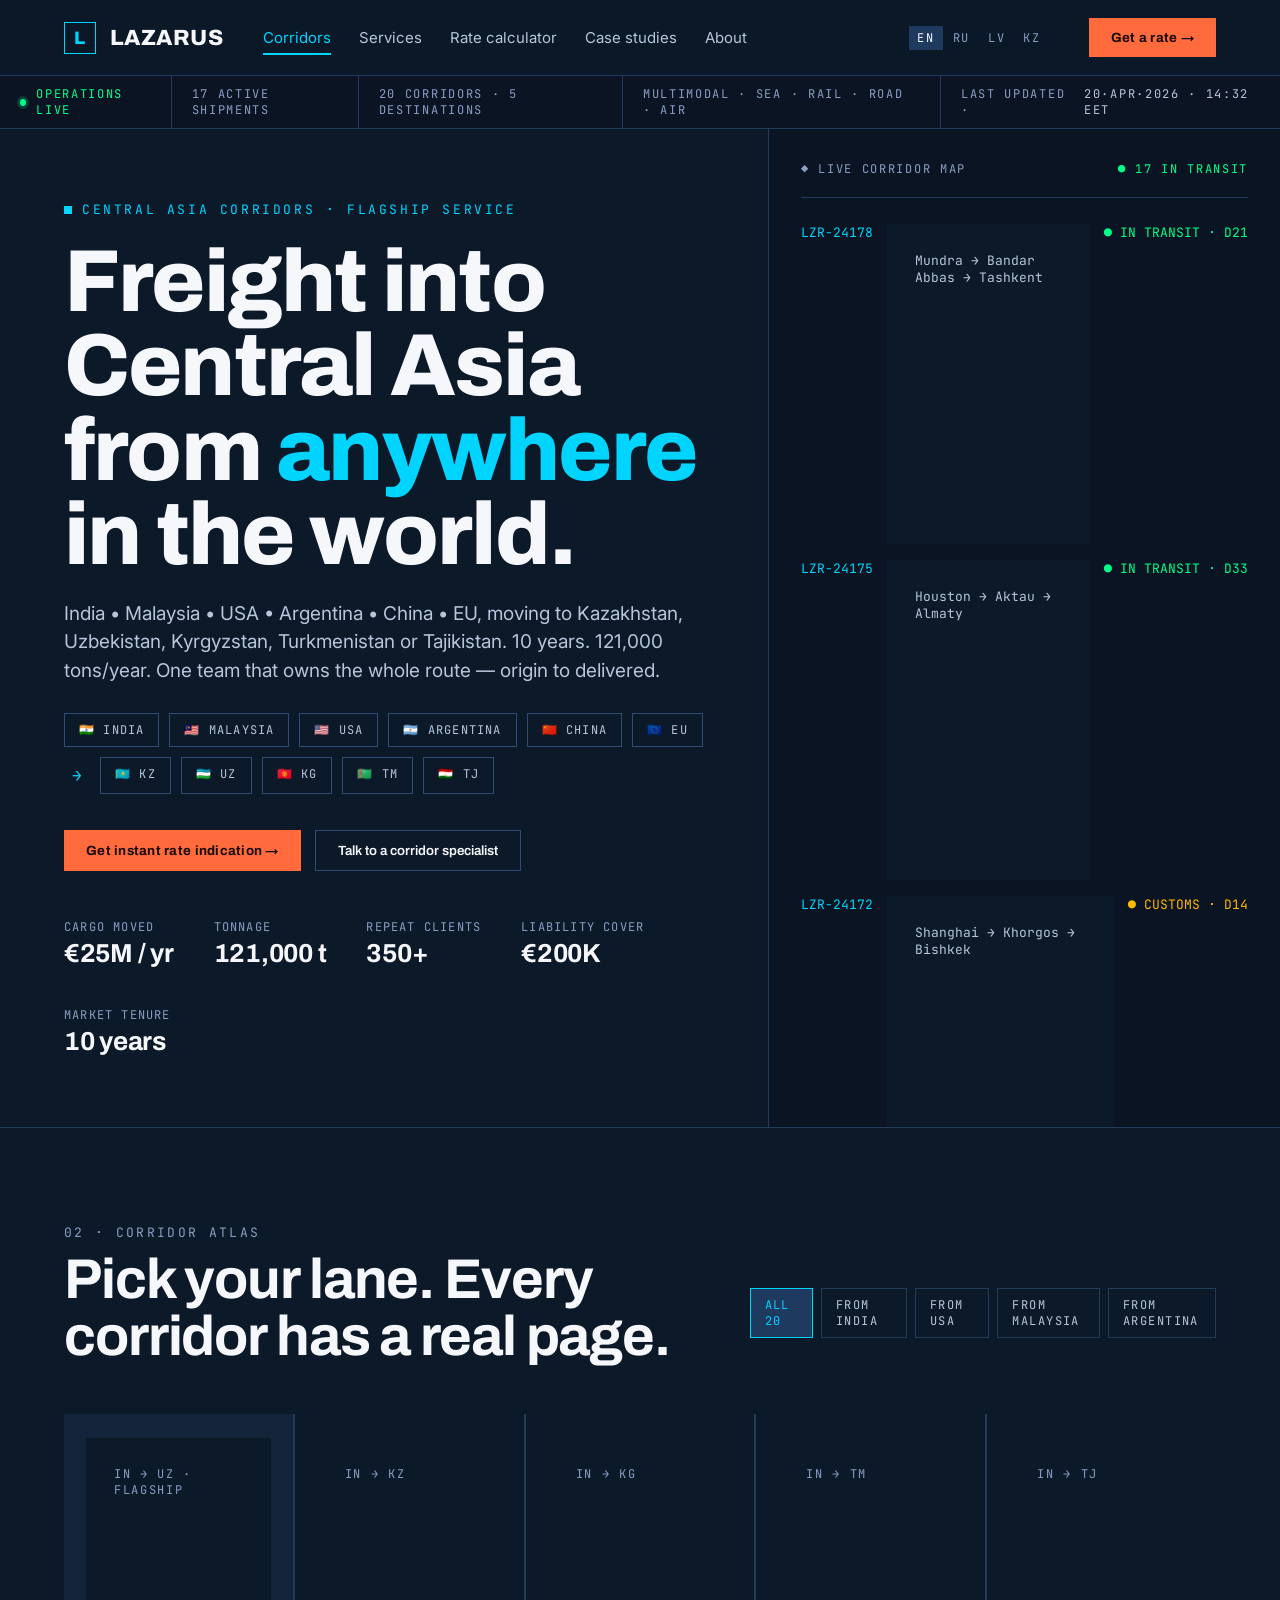
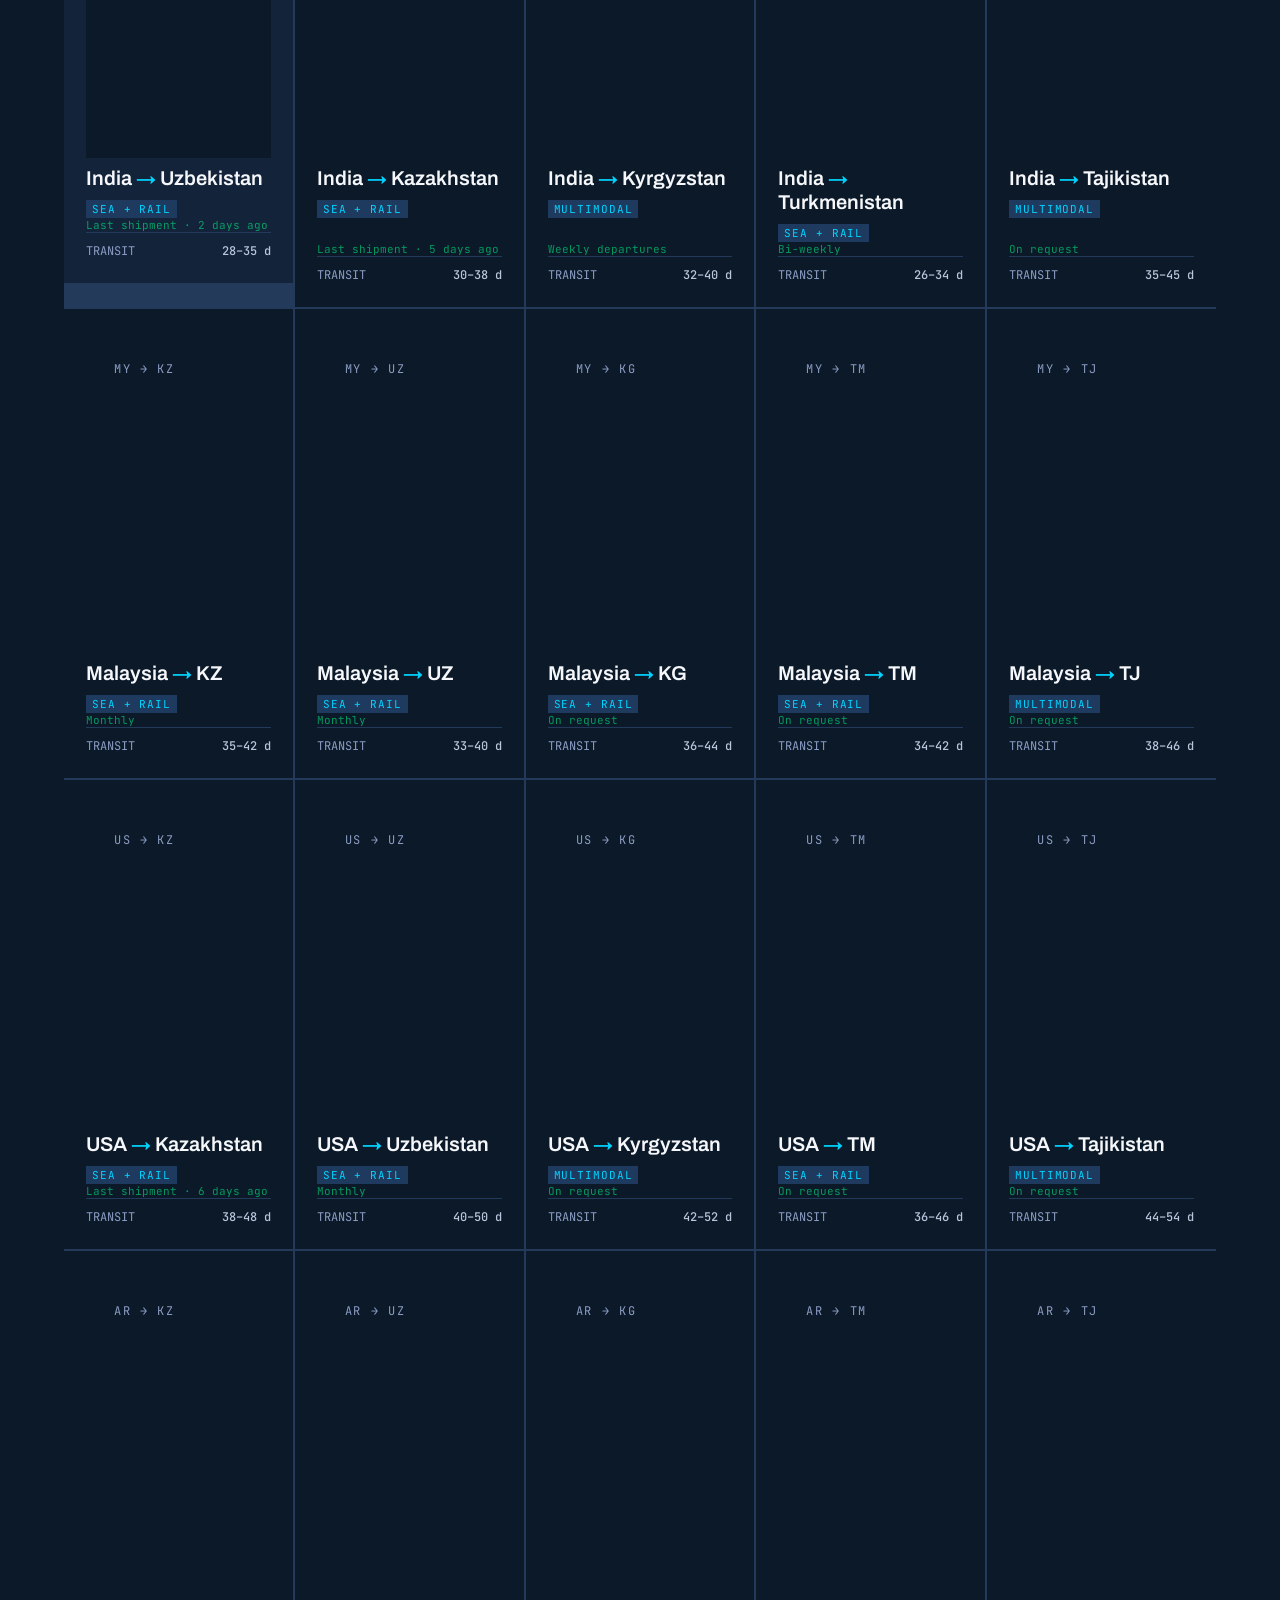
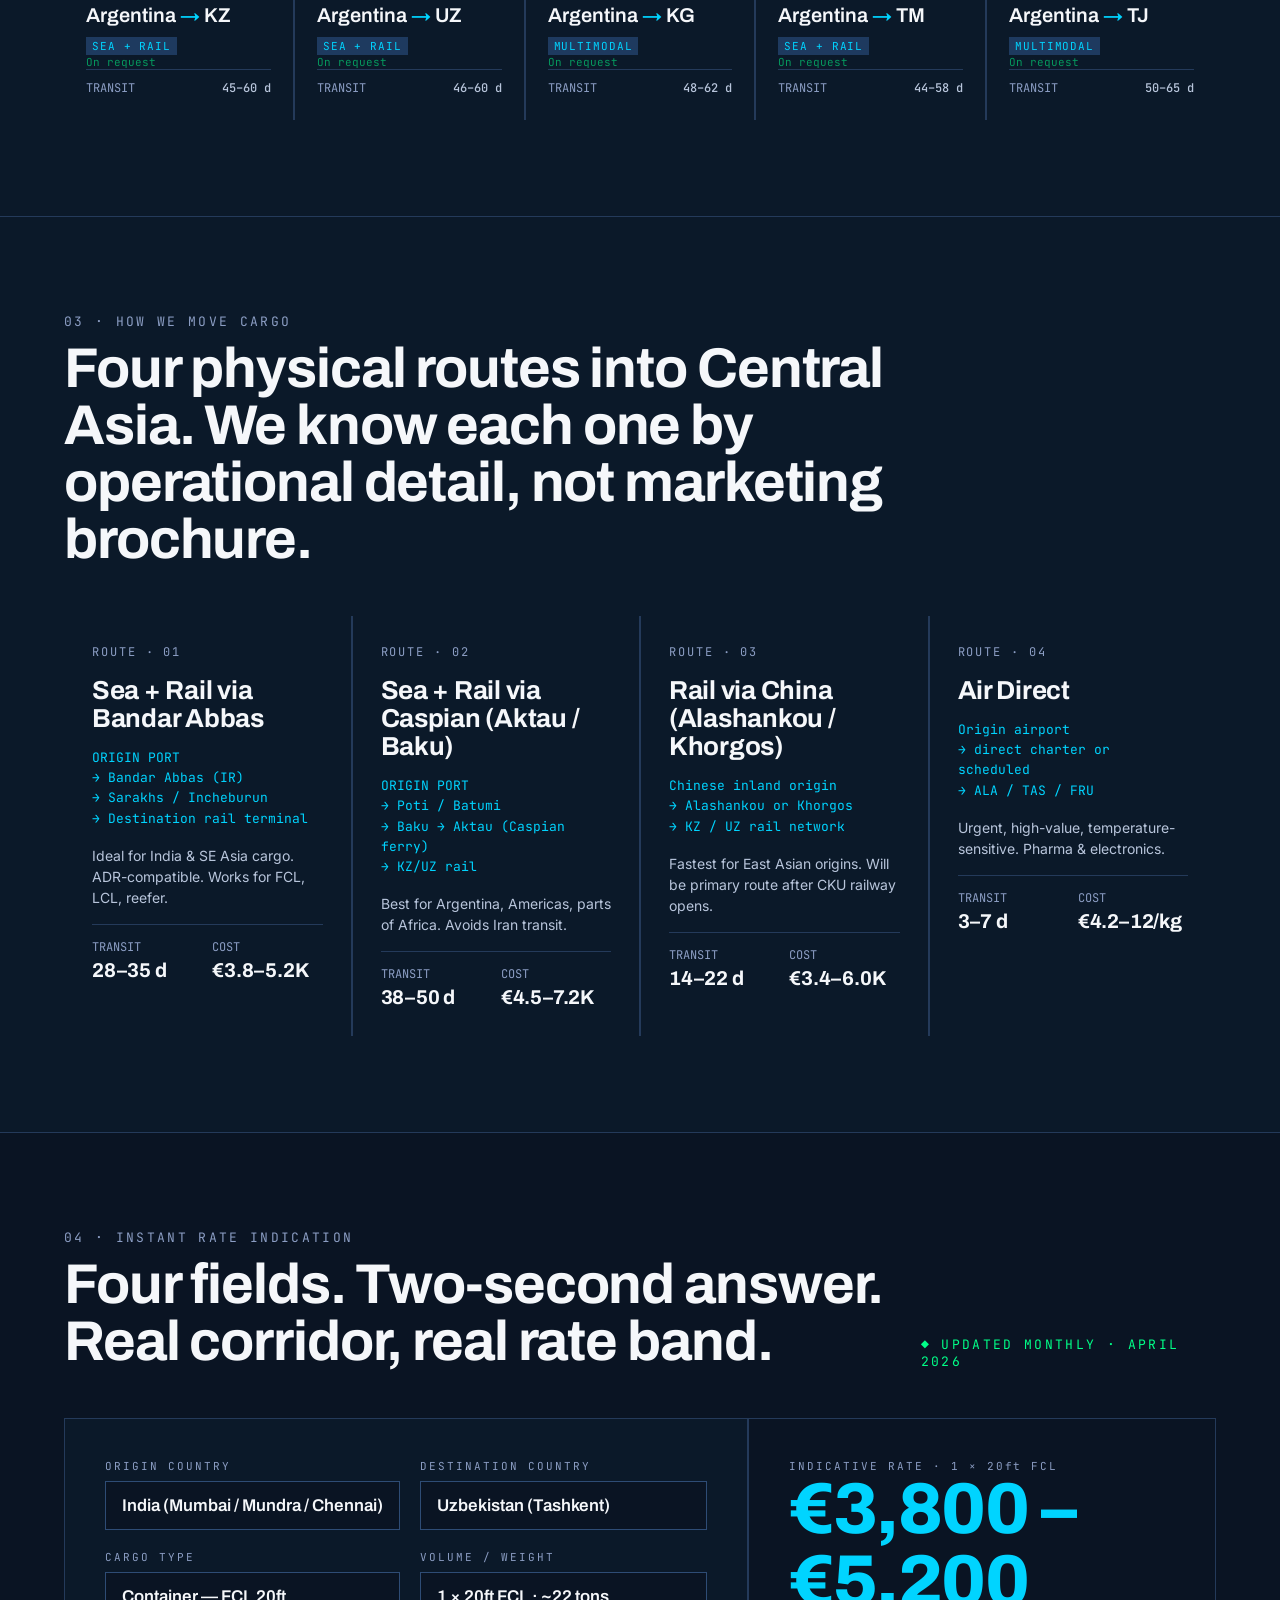
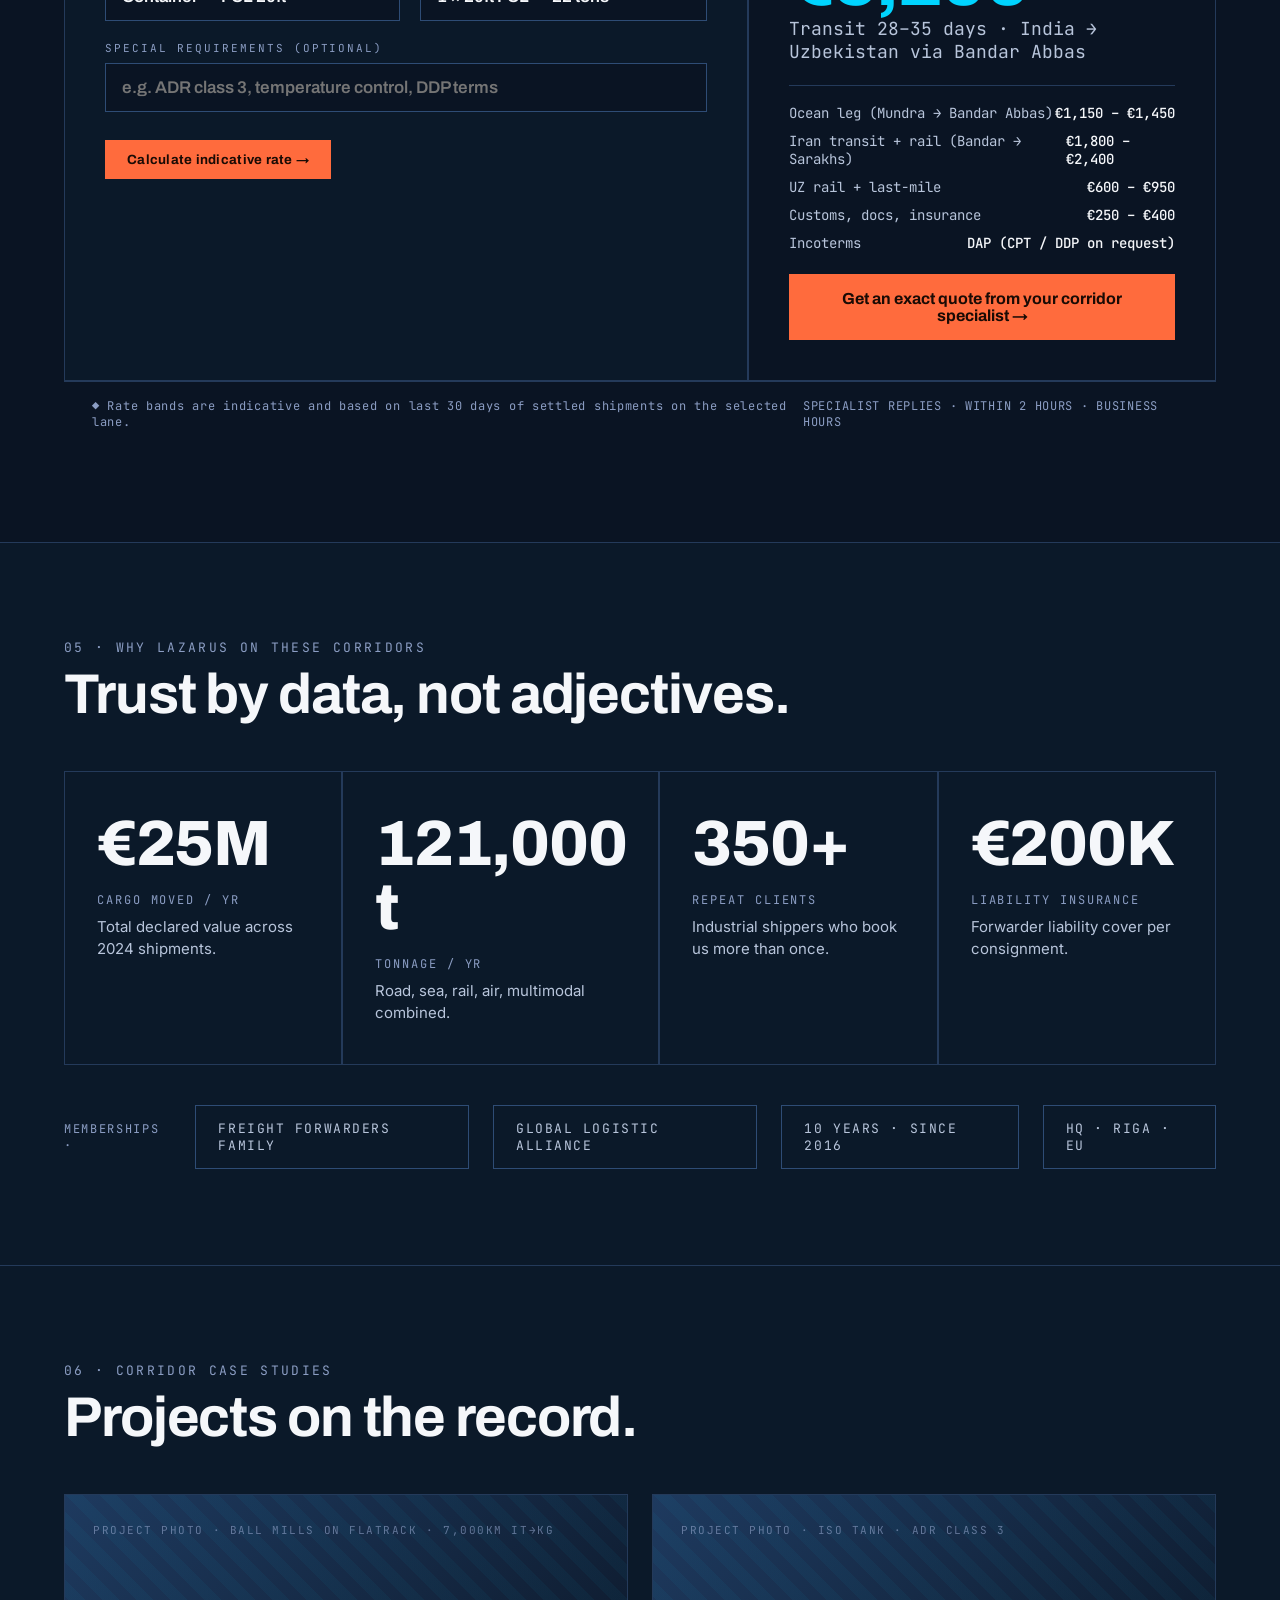
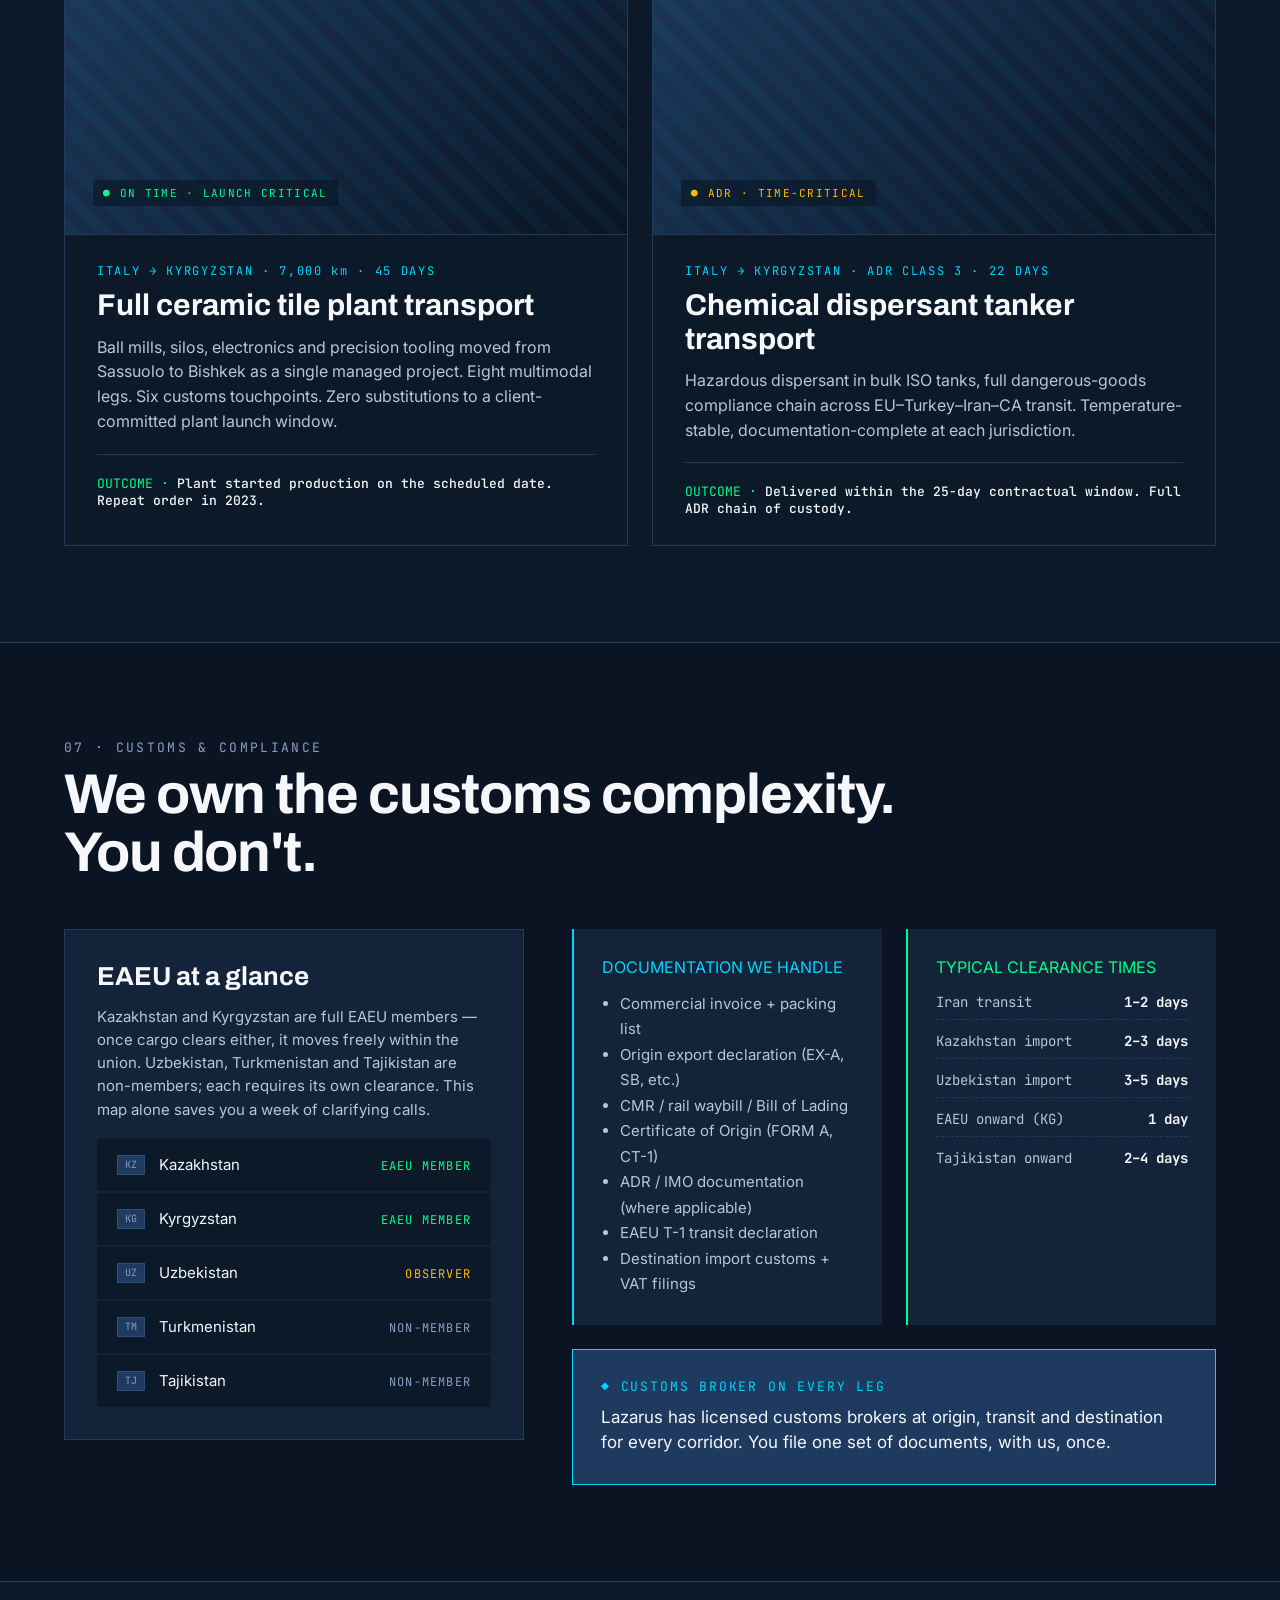
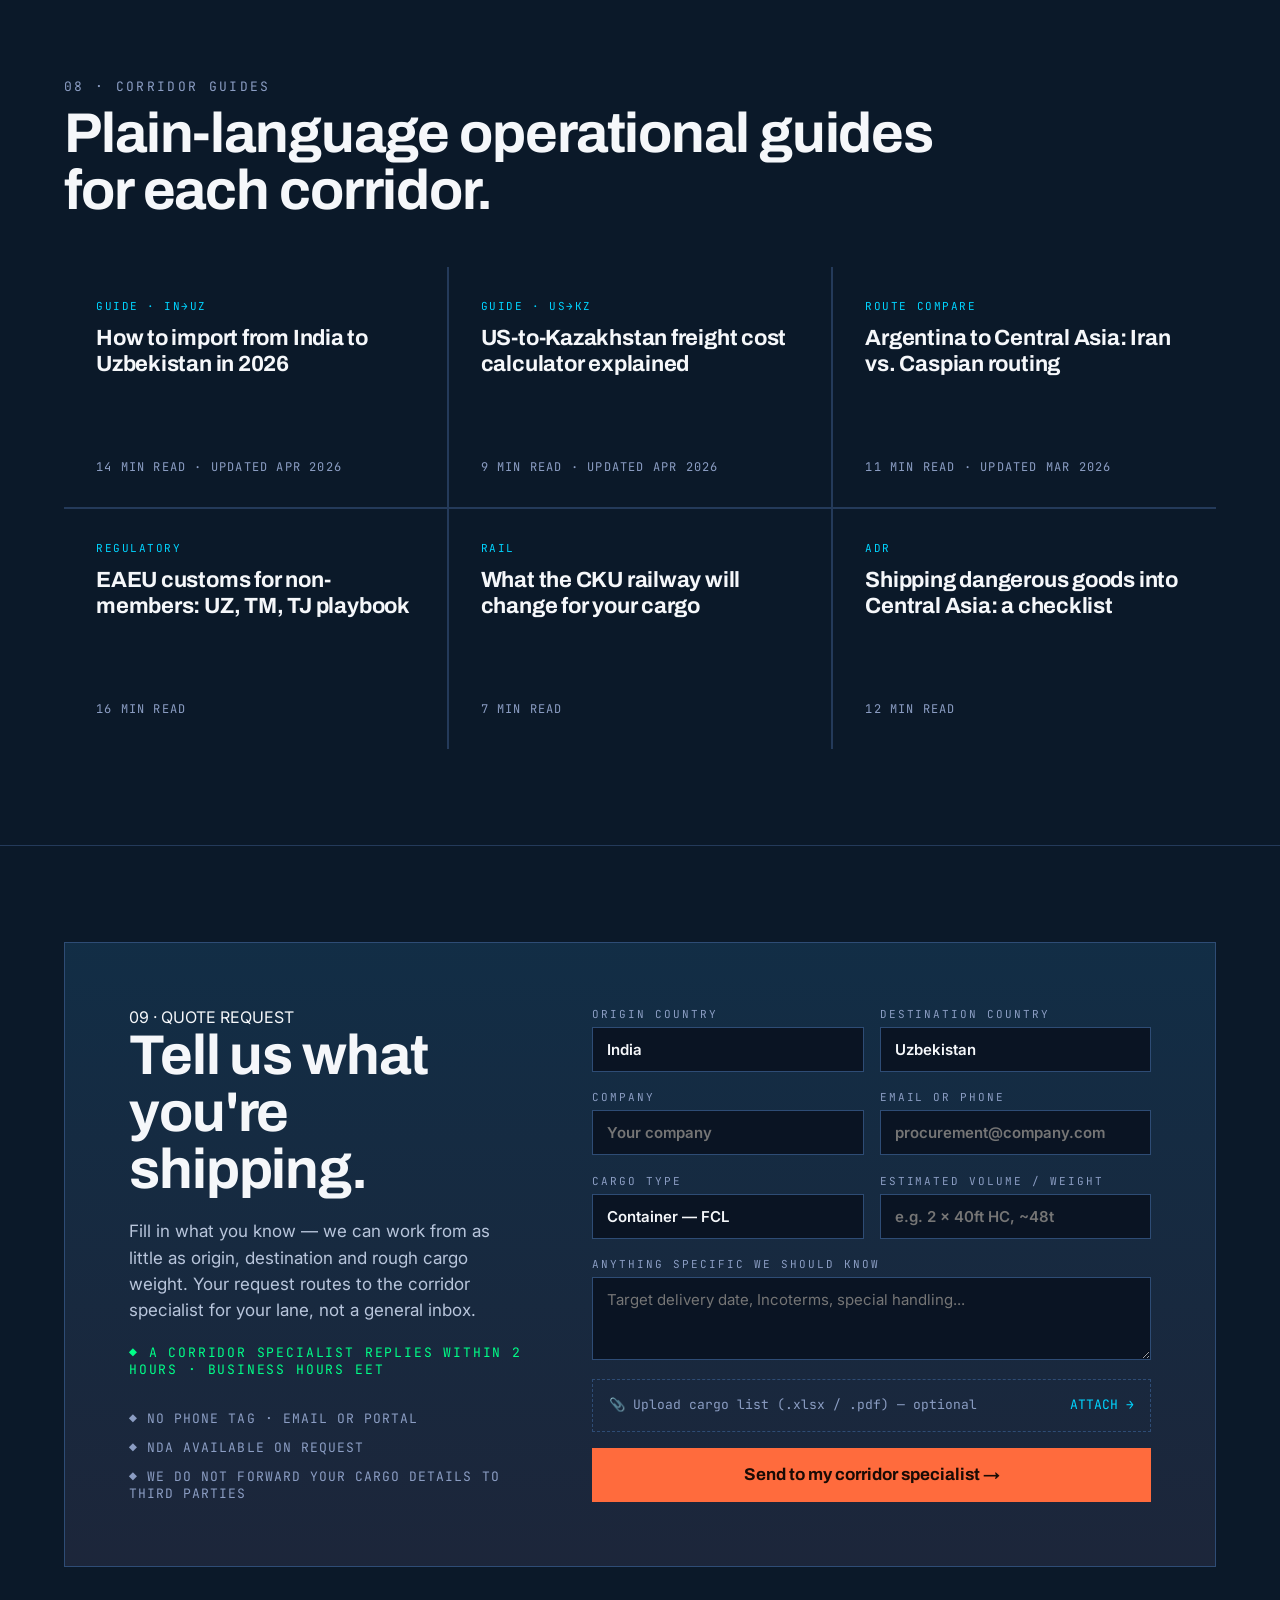
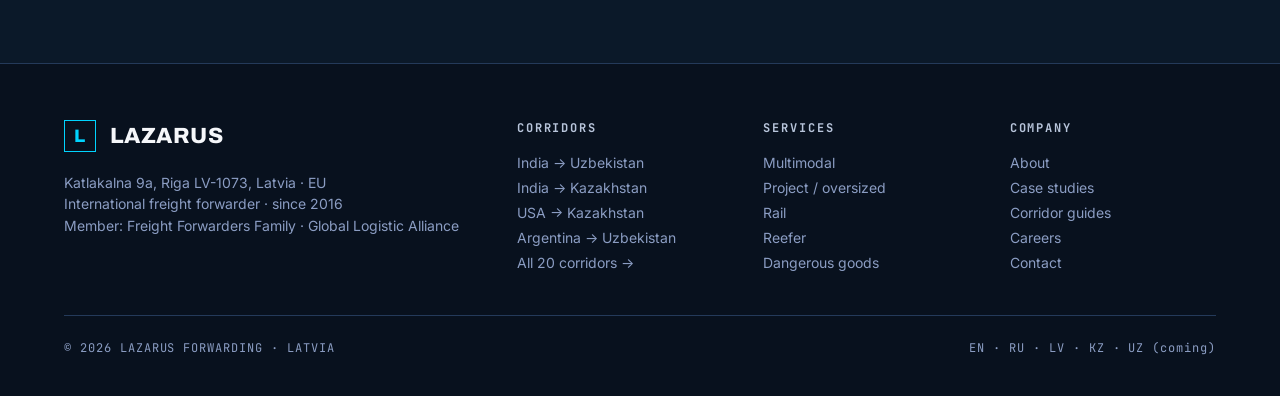
<file: hub.html>
<!doctype html>
<html lang="en">
<head>
<meta charset="utf-8">
<meta name="viewport" content="width=1440">
<title>Lazarus · Long-Haul Freight into Central Asia</title>
<link rel="preconnect" href="https://fonts.googleapis.com">
<link rel="preconnect" href="https://fonts.gstatic.com" crossorigin>
<link href="https://fonts.googleapis.com/css2?family=Archivo:wght@500;600;700;800&family=Inter:wght@400;500;600;700&family=JetBrains+Mono:wght@400;500;600&display=swap" rel="stylesheet">
<link rel="stylesheet" href="shared.css">
<style>
  body { background: var(--bg); }
  .wrap { max-width: 1440px; margin: 0 auto; padding: 0 64px; }
  .bleed { width: 100%; }

  /* Header */
  header.nav {
    position: sticky; top: 0; z-index: 40;
    background: rgba(11,25,41,0.85);
    backdrop-filter: blur(10px);
    border-bottom: 1px solid var(--line);
  }
  header.nav .inner {
    display:flex; align-items: center; gap: 40px;
    padding: 18px 64px;
    max-width: 1440px; margin: 0 auto;
  }
  .logo {
    display:flex; align-items:center; gap: 14px;
    font-family: var(--display); font-weight: 800; font-size: 22px; letter-spacing: 0.02em;
  }
  .logo .mark { width: 32px; height: 32px; border: 1.5px solid var(--cyan); display:flex; align-items:center; justify-content:center; color: var(--cyan); font-size: 18px;}
  nav.primary { display:flex; gap: 28px; font-size: 15px; color: var(--text-2);}
  nav.primary a { color: inherit; text-decoration: none; padding: 6px 0; position: relative;}
  nav.primary a.current { color: var(--cyan); }
  nav.primary a.current::after { content:""; position:absolute; left: 0; right: 0; bottom: -2px; height: 2px; background: var(--cyan);}
  .lang { margin-left: auto; display:flex; gap: 2px; font-family: var(--mono); font-size: 12px; color: var(--text-3); letter-spacing: 0.14em;}
  .lang span { padding: 4px 8px; cursor: pointer;}
  .lang .active { background: var(--surface-2); color: var(--text);}
  .btn-primary {
    padding: 12px 22px; background: var(--warm); color: #1a0b05;
    font-family: var(--display); font-weight: 700; letter-spacing: 0.02em; cursor: pointer;
    border: 0;
  }
  .btn-ghost {
    padding: 12px 22px; border: 1px solid var(--line-2); background: transparent; color: var(--text);
    font-family: var(--display); font-weight: 600; cursor: pointer;
  }

  /* Status bar */
  .statusbar {
    display:flex; gap: 0; font-family: var(--mono); font-size: 12px; letter-spacing: 0.14em;
    border-bottom: 1px solid var(--line); color: var(--text-3); background: #0A1423;
  }
  .statusbar > div { padding: 10px 20px; display:flex; align-items:center; gap: 10px; border-right: 1px solid var(--line);}
  .statusbar .live { color: var(--green);}
  .statusbar .live::before { content:""; width: 7px; height: 7px; background: var(--green); border-radius: 50%; box-shadow: 0 0 0 3px rgba(0,255,136,0.18);}

  /* Hero */
  .hero { display: grid; grid-template-columns: 6fr 4fr; min-height: 840px; border-bottom: 1px solid var(--line);}
  .hero .l { padding: 72px 64px 72px 64px; display:flex; flex-direction: column; justify-content: space-between;}
  .hero .r { background: #0A1423; border-left: 1px solid var(--line); position: relative; overflow: hidden;}
  .eyebrow { font-family: var(--mono); font-size: 13px; letter-spacing: 0.2em; text-transform: uppercase; color: var(--cyan); display:flex; align-items:center; gap: 10px;}
  .eyebrow::before { content:""; width: 8px; height: 8px; background: var(--cyan); display:inline-block;}
  h1.hero-title { font-family: var(--display); font-weight: 800; font-size: 88px; line-height: 0.96; letter-spacing: -0.02em; margin: 22px 0 0;}
  h1.hero-title span { color: var(--cyan);}
  .sub { font-size: 19px; color: var(--text-2); line-height: 1.5; margin-top: 22px; max-width: 640px;}
  .hero .origins { margin-top: 28px; display:flex; flex-wrap: wrap; gap: 10px;}
  .chip { padding: 8px 14px; font-family: var(--mono); font-size: 12px; letter-spacing: 0.1em; color: var(--text-2); border: 1px solid var(--line-2);}
  .arrow-chip { color: var(--cyan); font-family: var(--mono);}
  .cta-row { display:flex; gap: 14px; margin-top: 36px;}
  .trust-row { display:flex; gap: 40px; margin-top: 48px; flex-wrap: wrap;}
  .trust-row .t { font-family: var(--mono); font-size: 12px; letter-spacing: 0.1em; color: var(--text-3);}
  .trust-row .t b { display:block; font-family: var(--display); font-size: 26px; color: var(--text); letter-spacing: -0.01em; font-weight: 700; margin-top: 4px;}

  /* Live map card inside hero right */
  .map-card { position: absolute; inset: 32px; display:flex; flex-direction: column;}
  .map-card .head { display:flex; justify-content: space-between; font-family: var(--mono); font-size: 12px; color: var(--text-3); letter-spacing: 0.14em;}
  .map-card .head .live { color: var(--green);}
  .map-card svg { flex:1; width: 100%;}
  .shipment-list { border-top: 1px solid var(--line); padding-top: 18px;}
  .ship { display:flex; gap: 14px; font-family: var(--mono); font-size: 13px; padding: 8px 0; color: var(--text-2);}
  .ship .id { color: var(--cyan);}
  .ship .route { flex: 1;}
  .ship .state { color: var(--green);}
  .ship .state.w { color: var(--amber);}

  /* Section scaffolding */
  section.block { padding: 96px 0; border-bottom: 1px solid var(--line);}
  .section-head { display:flex; justify-content: space-between; align-items: flex-end; margin-bottom: 48px;}
  .section-head h2 { font-family: var(--display); font-weight: 700; font-size: 56px; letter-spacing: -0.02em; margin: 0; line-height: 1.02; max-width: 900px;}
  .section-head .idx { font-family: var(--mono); font-size: 13px; letter-spacing: 0.18em; color: var(--text-3);}

  /* Corridor grid */
  .filters { display:flex; gap: 8px; margin-bottom: 28px; font-family: var(--mono); font-size: 12px; letter-spacing: 0.12em; }
  .filters .f { padding: 8px 14px; border: 1px solid var(--line); color: var(--text-2); cursor: pointer;}
  .filters .f.on { background: var(--surface-2); border-color: var(--cyan); color: var(--cyan);}
  .corridor-grid { display:grid; grid-template-columns: repeat(5, 1fr); gap: 2px; background: var(--line);}
  .corridor-grid .c {
    background: var(--bg); padding: 24px 22px; min-height: 180px;
    display:flex; flex-direction: column; justify-content: space-between;
    transition: background 160ms ease;
    cursor: pointer;
  }
  .corridor-grid .c:hover { background: var(--surface);}
  .corridor-grid .c .route { font-family: var(--mono); font-size: 12px; letter-spacing: 0.14em; color: var(--text-3);}
  .corridor-grid .c .o-d { font-family: var(--display); font-weight: 600; font-size: 20px; line-height: 1.2; margin-top: 8px;}
  .corridor-grid .c .o-d .ar { color: var(--cyan);}
  .corridor-grid .c .meta { font-family: var(--mono); font-size: 12px; color: var(--text-3); display:flex; justify-content:space-between; border-top: 1px solid var(--line); padding-top: 10px;}
  .corridor-grid .c .meta b { color: var(--text-2); font-weight: 500;}
  .corridor-grid .c .mode { display:inline-block; font-size: 11px; font-family: var(--mono); padding: 2px 6px; background: var(--surface-2); color: var(--cyan); letter-spacing: 0.08em;}
  .corridor-grid .c:hover .last { opacity: 1;}
  .corridor-grid .c .last { font-family: var(--mono); font-size: 11px; color: var(--green); opacity: 0.55; transition: opacity 160ms;}

  /* Routes */
  .routes { display:grid; grid-template-columns: repeat(4, 1fr); gap: 2px; background: var(--line);}
  .route {
    background: var(--bg); padding: 28px; display:flex; flex-direction: column; gap: 16px; min-height: 320px;
  }
  .route .n { font-family: var(--mono); font-size: 12px; color: var(--text-3); letter-spacing: 0.16em;}
  .route h3 { font-family: var(--display); font-size: 26px; margin: 0; letter-spacing: -0.01em; line-height: 1.08;}
  .route .path { font-family: var(--mono); font-size: 13px; color: var(--cyan); line-height: 1.55;}
  .route .stats { display:grid; grid-template-columns: 1fr 1fr; gap: 10px; font-family: var(--mono); font-size: 12px; color: var(--text-3); border-top: 1px solid var(--line); padding-top: 14px;}
  .route .stats b { display:block; color: var(--text); font-family: var(--display); font-size: 20px; font-weight: 700; margin-top: 4px; letter-spacing: -0.01em;}
  .route .ideal { font-size: 14px; color: var(--text-2); line-height: 1.5;}

  /* Rate calculator */
  .calc-wrap { display:grid; grid-template-columns: 7fr 5fr; gap: 2px; background: var(--line); border: 1px solid var(--line);}
  .calc-wrap .panel { background: var(--bg); padding: 40px;}
  .calc-wrap .fields { display:grid; grid-template-columns: 1fr 1fr; gap: 20px;}
  .field { display:flex; flex-direction: column; gap: 8px;}
  .field label { font-family: var(--mono); font-size: 11px; letter-spacing: 0.18em; color: var(--text-3); text-transform: uppercase;}
  .field select, .field input {
    appearance: none;
    background: #0A1423; border: 1px solid var(--line-2); color: var(--text);
    padding: 14px 16px; font-family: var(--display); font-size: 17px; font-weight: 600;
    outline: none;
  }
  .field select:focus, .field input:focus { border-color: var(--cyan);}
  .field.full { grid-column: 1 / -1;}
  .result-panel { background: #0A1423; position: relative;}
  .result-panel .rp-inner { padding: 40px; display:flex; flex-direction: column; gap: 22px; height: 100%;}
  .result-panel .lbl { font-family: var(--mono); font-size: 11px; color: var(--text-3); letter-spacing: 0.18em;}
  .result-panel .band {
    font-family: var(--display); font-weight: 800; font-size: 72px; letter-spacing: -0.02em; line-height: 1;
    color: var(--cyan);
  }
  .result-panel .range { font-family: var(--mono); color: var(--text-2); font-size: 18px;}
  .result-panel .details { border-top: 1px solid var(--line); padding-top: 18px; display:flex; flex-direction: column; gap: 10px;}
  .result-panel .drow { display:flex; justify-content: space-between; font-family: var(--mono); font-size: 14px; color: var(--text-2);}
  .result-panel .drow b { color: var(--text); font-weight: 500;}
  .result-panel .exact {
    margin-top: auto; background: var(--warm); color: #1a0b05; padding: 16px 22px;
    font-family: var(--display); font-weight: 700; text-align:center; cursor: pointer;
  }
  .calc-foot {
    padding: 16px 28px; background: #0A1423; font-family: var(--mono); font-size: 12px; color: var(--text-3); letter-spacing: 0.06em;
    display:flex; justify-content:space-between; border-top: 1px solid var(--line);
  }

  /* Trust tiles */
  .trust-grid { display:grid; grid-template-columns: repeat(4, 1fr); gap: 2px; background: var(--line); border: 1px solid var(--line);}
  .trust-grid .t { background: var(--bg); padding: 40px 32px;}
  .trust-grid .t .big { font-family: var(--display); font-weight: 800; font-size: 64px; letter-spacing: -0.02em; line-height: 1; color: var(--text);}
  .trust-grid .t .k { font-family: var(--mono); font-size: 12px; letter-spacing: 0.16em; color: var(--text-3); margin-top: 16px;}
  .trust-grid .t .n { color: var(--text-2); font-size: 15px; margin-top: 8px; line-height: 1.45;}
  .badges { display:flex; gap: 24px; margin-top: 40px; align-items: center;}
  .badge { padding: 14px 22px; border: 1px solid var(--line-2); font-family: var(--mono); font-size: 13px; letter-spacing: 0.12em; color: var(--text-2);}

  /* Case studies */
  .cases { display:grid; grid-template-columns: 1fr 1fr; gap: 24px;}
  .case { border: 1px solid var(--line); display:flex; flex-direction: column; cursor: pointer;}
  .case .img {
    height: 340px; background: #0A1423; position: relative;
    background-image:
      repeating-linear-gradient(45deg, rgba(0,212,255,0.04) 0 12px, transparent 12px 24px),
      linear-gradient(135deg, #1E3A5F 0%, #0A1423 100%);
    display:flex; align-items: flex-end; padding: 28px;
    border-bottom: 1px solid var(--line);
  }
  .case .img .tag { font-family: var(--mono); font-size: 11px; background: rgba(11,25,41,0.7); padding: 6px 10px; color: var(--green); letter-spacing: 0.12em;}
  .case .img .ph { position:absolute; top: 28px; left: 28px; right: 28px; font-family: var(--mono); font-size: 11px; color: var(--text-3); letter-spacing: 0.14em; text-transform: uppercase; opacity: 0.65;}
  .case .body { padding: 28px 32px;}
  .case .route-line { font-family: var(--mono); font-size: 12px; letter-spacing: 0.14em; color: var(--cyan);}
  .case h3 { font-family: var(--display); font-size: 30px; margin: 10px 0 12px; line-height: 1.12;}
  .case p { color: var(--text-2); font-size: 16px; line-height: 1.55; margin: 0;}
  .case .outcome { margin-top: 20px; padding-top: 20px; border-top: 1px solid var(--line); font-family: var(--mono); font-size: 13px; color: var(--green);}
  .case .outcome b { color: var(--text); font-weight: 500;}

  /* Customs */
  .customs { display:grid; grid-template-columns: 5fr 7fr; gap: 48px; align-items: start;}
  .eaeu-box { background: var(--surface); border: 1px solid var(--line); padding: 32px;}
  .eaeu-box h3 { font-family: var(--display); font-size: 26px; margin: 0 0 12px;}
  .eaeu-list { display:flex; flex-direction: column; gap: 2px;}
  .eaeu-list .row { padding: 16px 20px; background: var(--bg); display:flex; justify-content:space-between; align-items: center; font-size: 15px;}
  .eaeu-list .row .c { display:flex; gap: 14px; align-items: center;}
  .eaeu-list .row .flag { width: 28px; height: 20px; background: var(--surface-2); border: 1px solid var(--line-2); font-family: var(--mono); font-size: 10px; color: var(--text-3); display:flex; align-items:center; justify-content:center;}
  .eaeu-list .row .days { font-family: var(--mono); color: var(--cyan); font-size: 13px;}

  /* Content hub */
  .guides { display:grid; grid-template-columns: repeat(3, 1fr); gap: 2px; background: var(--line);}
  .guide { background: var(--bg); padding: 32px; min-height: 240px; display:flex; flex-direction: column; justify-content: space-between; cursor: pointer;}
  .guide:hover { background: var(--surface);}
  .guide .cat { font-family: var(--mono); font-size: 11px; letter-spacing: 0.14em; color: var(--cyan);}
  .guide h3 { font-family: var(--display); font-size: 22px; margin: 12px 0 0; line-height: 1.2; letter-spacing: -0.01em;}
  .guide .m { font-family: var(--mono); font-size: 12px; color: var(--text-3); letter-spacing: 0.1em;}

  /* Final CTA */
  .final {
    background:
      linear-gradient(180deg, rgba(0,212,255,0.06), rgba(255,107,61,0.04)),
      var(--surface);
    border: 1px solid var(--line-2);
    padding: 64px; display:grid; grid-template-columns: 5fr 7fr; gap: 64px;
  }
  .final h2 { font-family: var(--display); font-size: 56px; margin: 0; line-height: 1.02; letter-spacing: -0.02em;}
  .final .promise { margin-top: 20px; font-family: var(--mono); font-size: 13px; color: var(--green); letter-spacing: 0.14em;}
  .form-card { display:grid; grid-template-columns: 1fr 1fr; gap: 16px;}
  .form-card .field { gap: 6px;}
  .form-card input, .form-card select, .form-card textarea {
    background: #0A1423; border: 1px solid var(--line-2); color: var(--text); padding: 12px 14px;
    font-family: var(--sans); font-size: 15px; outline: none;
  }
  .form-card .full { grid-column: 1 / -1;}
  .form-card .upload {
    grid-column: 1 / -1; border: 1px dashed var(--line-2); padding: 16px;
    font-family: var(--mono); color: var(--text-3); font-size: 13px; display:flex; justify-content: space-between; cursor: pointer;
  }
  .form-card .submit {
    grid-column: 1 / -1; padding: 16px 24px; background: var(--warm); color: #1a0b05;
    font-family: var(--display); font-weight: 700; font-size: 17px; border: 0; cursor: pointer;
  }

  /* Footer */
  footer { padding: 56px 64px 40px; background: #08111E; border-top: 1px solid var(--line); color: var(--text-3);}
  footer .ft { max-width: 1440px; margin: 0 auto; display:grid; grid-template-columns: 2fr 1fr 1fr 1fr; gap: 40px;}
  footer h4 { font-family: var(--mono); font-size: 12px; letter-spacing: 0.16em; color: var(--text-2); margin: 0 0 14px;}
  footer a { color: var(--text-3); text-decoration: none; display:block; padding: 4px 0; font-size: 14px;}
  footer .meta { margin-top: 40px; padding-top: 24px; border-top: 1px solid var(--line); font-family: var(--mono); font-size: 12px; letter-spacing: 0.08em; display:flex; justify-content:space-between;}

  /* Annotations */
  .anno {
    position: absolute; font-family: var(--mono); font-size: 11px; color: var(--warm); letter-spacing: 0.12em;
    text-transform: uppercase; pointer-events: none;
    display:flex; align-items: center; gap: 10px;
  }
  .anno::before { content:""; width: 16px; height: 1px; background: var(--warm);}

</style>
</head>
<body>

<header class="nav">
  <div class="inner">
    <div class="logo"><span class="mark">L</span>LAZARUS</div>
    <nav class="primary">
      <a href="#" class="current">Corridors</a>
      <a href="#">Services</a>
      <a href="#">Rate calculator</a>
      <a href="#">Case studies</a>
      <a href="#">About</a>
    </nav>
    <div class="lang">
      <span class="active">EN</span><span>RU</span><span>LV</span><span>KZ</span>
    </div>
    <button class="btn-primary">Get a rate →</button>
  </div>
</header>

<!-- Status bar -->
<div class="statusbar">
  <div class="live">OPERATIONS LIVE</div>
  <div>17 ACTIVE SHIPMENTS</div>
  <div>20 CORRIDORS · 5 DESTINATIONS</div>
  <div>MULTIMODAL · SEA · RAIL · ROAD · AIR</div>
  <div style="margin-left: auto; border-right: 0;">LAST UPDATED · <span style="color: var(--text-2); margin-left: 6px;">20·APR·2026 · 14:32 EET</span></div>
</div>

<!-- HERO -->
<section class="hero">
  <div class="l">
    <div>
      <div class="eyebrow">Central Asia Corridors · Flagship Service</div>
      <h1 class="hero-title">Freight into Central Asia from <span>anywhere</span> in the world.</h1>
      <p class="sub">India • Malaysia • USA • Argentina • China • EU, moving to Kazakhstan, Uzbekistan, Kyrgyzstan, Turkmenistan or Tajikistan. 10 years. 121,000 tons/year. One team that owns the whole route — origin to delivered.</p>
      <div class="origins">
        <span class="chip">🇮🇳 INDIA</span><span class="chip">🇲🇾 MALAYSIA</span><span class="chip">🇺🇸 USA</span><span class="chip">🇦🇷 ARGENTINA</span><span class="chip">🇨🇳 CHINA</span><span class="chip">🇪🇺 EU</span>
        <span class="arrow-chip" style="padding: 8px 8px;">→</span>
        <span class="chip">🇰🇿 KZ</span><span class="chip">🇺🇿 UZ</span><span class="chip">🇰🇬 KG</span><span class="chip">🇹🇲 TM</span><span class="chip">🇹🇯 TJ</span>
      </div>
      <div class="cta-row">
        <button class="btn-primary">Get instant rate indication →</button>
        <button class="btn-ghost">Talk to a corridor specialist</button>
      </div>
    </div>
    <div class="trust-row">
      <div class="t">CARGO MOVED<b>€25M / yr</b></div>
      <div class="t">TONNAGE<b>121,000 t</b></div>
      <div class="t">REPEAT CLIENTS<b>350+</b></div>
      <div class="t">LIABILITY COVER<b>€200K</b></div>
      <div class="t">MARKET TENURE<b>10 years</b></div>
    </div>
  </div>

  <div class="r">
    <div class="map-card">
      <div class="head">
        <span>◆ LIVE CORRIDOR MAP</span>
        <span class="live">● 17 IN TRANSIT</span>
      </div>
      <svg viewBox="0 0 600 520" preserveAspectRatio="xMidYMid meet" style="margin: 16px 0 4px;">
        <defs>
          <radialGradient id="glow" cx="50%" cy="50%"><stop offset="0%" stop-color="#00D4FF" stop-opacity="0.22"/><stop offset="100%" stop-color="#00D4FF" stop-opacity="0"/></radialGradient>
          <pattern id="gridp" width="40" height="40" patternUnits="userSpaceOnUse"><path d="M 40 0 L 0 0 0 40" fill="none" stroke="#14304d" stroke-width="0.5"/></pattern>
        </defs>
        <rect width="600" height="520" fill="url(#gridp)"/>
        <!-- destination cluster -->
        <circle cx="330" cy="230" r="90" fill="url(#glow)"/>
        <circle cx="330" cy="230" r="10" fill="#00D4FF"/>
        <text x="346" y="218" fill="#F5F7FA" font-family="JetBrains Mono" font-size="11" font-weight="600">KAZAKHSTAN</text>
        <text x="346" y="232" fill="#F5F7FA" font-family="JetBrains Mono" font-size="11" font-weight="600">UZBEKISTAN</text>
        <text x="346" y="246" fill="#F5F7FA" font-family="JetBrains Mono" font-size="11" font-weight="600">KG · TM · TJ</text>
        <!-- origins -->
        <g font-family="JetBrains Mono" font-size="10" fill="#B8C5DB">
          <circle cx="90" cy="240" r="5" fill="#FF6B3D"/><text x="100" y="243">USA (NY/LA)</text>
          <circle cx="65" cy="430" r="5" fill="#FF6B3D"/><text x="75" y="433">ARGENTINA</text>
          <circle cx="430" cy="340" r="5" fill="#FF6B3D"/><text x="440" y="343">INDIA (Mundra)</text>
          <circle cx="510" cy="400" r="5" fill="#FF6B3D"/><text x="458" y="418">MALAYSIA</text>
          <circle cx="540" cy="300" r="5" fill="#FF6B3D"/><text x="495" y="292">CHINA</text>
          <circle cx="240" cy="120" r="5" fill="#FF6B3D"/><text x="250" y="123">EU (Riga)</text>
        </g>
        <!-- arcs -->
        <g stroke="#00D4FF" stroke-width="1.3" fill="none">
          <path d="M 90 240 Q 200 100 330 230" stroke-dasharray="4 3"/>
          <path d="M 65 430 Q 180 320 330 230" stroke-dasharray="4 3"/>
          <path d="M 430 340 Q 400 260 330 230"/>
          <path d="M 510 400 Q 440 300 330 230" stroke-dasharray="4 3"/>
          <path d="M 540 300 Q 430 240 330 230"/>
          <path d="M 240 120 Q 280 160 330 230"/>
        </g>
        <!-- moving dots -->
        <g fill="#00FF88">
          <circle cx="230" cy="165" r="3.5"><animate attributeName="opacity" values="0;1;0" dur="2.6s" repeatCount="indefinite"/></circle>
          <circle cx="180" cy="320" r="3.5"><animate attributeName="opacity" values="0;1;0" dur="3s" repeatCount="indefinite" begin="0.5s"/></circle>
          <circle cx="380" cy="285" r="3.5"><animate attributeName="opacity" values="0;1;0" dur="2.2s" repeatCount="indefinite" begin="1s"/></circle>
          <circle cx="440" cy="255" r="3.5"><animate attributeName="opacity" values="0;1;0" dur="2.8s" repeatCount="indefinite" begin="0.2s"/></circle>
        </g>
      </svg>
      <div class="shipment-list">
        <div class="ship"><span class="id">LZR-24178</span><span class="route">Mundra → Bandar Abbas → Tashkent</span><span class="state">● IN TRANSIT · D21</span></div>
        <div class="ship"><span class="id">LZR-24175</span><span class="route">Houston → Aktau → Almaty</span><span class="state">● IN TRANSIT · D33</span></div>
        <div class="ship"><span class="id">LZR-24172</span><span class="route">Shanghai → Khorgos → Bishkek</span><span class="state w">● CUSTOMS · D14</span></div>
        <div class="ship"><span class="id">LZR-24169</span><span class="route">Buenos Aires → Baku → Ashgabat</span><span class="state">● AT SEA · D09</span></div>
      </div>
    </div>
  </div>
</section>

<!-- Section 2: Corridor grid -->
<section class="block">
  <div class="wrap">
    <div class="section-head">
      <div>
        <div class="idx">02 · CORRIDOR ATLAS</div>
        <h2 style="margin-top: 10px;">Pick your lane. Every corridor has a real page.</h2>
      </div>
      <div class="filters">
        <div class="f on">ALL 20</div>
        <div class="f">FROM INDIA</div>
        <div class="f">FROM USA</div>
        <div class="f">FROM MALAYSIA</div>
        <div class="f">FROM ARGENTINA</div>
      </div>
    </div>

    <div class="corridor-grid">
      <!-- IN row -->
      <a href="india-uzbekistan.html" style="text-decoration: none; color: inherit;">
      <div class="c" style="background: var(--surface);">
        <div>
          <div class="route">IN → UZ · FLAGSHIP</div>
          <div class="o-d">India <span class="ar">→</span> Uzbekistan</div>
          <div class="mode" style="margin-top: 10px;">SEA + RAIL</div>
        </div>
        <div>
          <div class="last">Last shipment · 2 days ago</div>
          <div class="meta"><span>TRANSIT</span><b>28–35 d</b></div>
        </div>
      </div></a>
      <div class="c"><div><div class="route">IN → KZ</div><div class="o-d">India <span class="ar">→</span> Kazakhstan</div><div class="mode" style="margin-top: 10px;">SEA + RAIL</div></div><div><div class="last">Last shipment · 5 days ago</div><div class="meta"><span>TRANSIT</span><b>30–38 d</b></div></div></div>
      <div class="c"><div><div class="route">IN → KG</div><div class="o-d">India <span class="ar">→</span> Kyrgyzstan</div><div class="mode" style="margin-top: 10px;">MULTIMODAL</div></div><div><div class="last">Weekly departures</div><div class="meta"><span>TRANSIT</span><b>32–40 d</b></div></div></div>
      <div class="c"><div><div class="route">IN → TM</div><div class="o-d">India <span class="ar">→</span> Turkmenistan</div><div class="mode" style="margin-top: 10px;">SEA + RAIL</div></div><div><div class="last">Bi-weekly</div><div class="meta"><span>TRANSIT</span><b>26–34 d</b></div></div></div>
      <div class="c"><div><div class="route">IN → TJ</div><div class="o-d">India <span class="ar">→</span> Tajikistan</div><div class="mode" style="margin-top: 10px;">MULTIMODAL</div></div><div><div class="last">On request</div><div class="meta"><span>TRANSIT</span><b>35–45 d</b></div></div></div>

      <!-- MY -->
      <div class="c"><div><div class="route">MY → KZ</div><div class="o-d">Malaysia <span class="ar">→</span> KZ</div><div class="mode" style="margin-top: 10px;">SEA + RAIL</div></div><div><div class="last">Monthly</div><div class="meta"><span>TRANSIT</span><b>35–42 d</b></div></div></div>
      <div class="c"><div><div class="route">MY → UZ</div><div class="o-d">Malaysia <span class="ar">→</span> UZ</div><div class="mode" style="margin-top: 10px;">SEA + RAIL</div></div><div><div class="last">Monthly</div><div class="meta"><span>TRANSIT</span><b>33–40 d</b></div></div></div>
      <div class="c"><div><div class="route">MY → KG</div><div class="o-d">Malaysia <span class="ar">→</span> KG</div><div class="mode" style="margin-top: 10px;">SEA + RAIL</div></div><div><div class="last">On request</div><div class="meta"><span>TRANSIT</span><b>36–44 d</b></div></div></div>
      <div class="c"><div><div class="route">MY → TM</div><div class="o-d">Malaysia <span class="ar">→</span> TM</div><div class="mode" style="margin-top: 10px;">SEA + RAIL</div></div><div><div class="last">On request</div><div class="meta"><span>TRANSIT</span><b>34–42 d</b></div></div></div>
      <div class="c"><div><div class="route">MY → TJ</div><div class="o-d">Malaysia <span class="ar">→</span> TJ</div><div class="mode" style="margin-top: 10px;">MULTIMODAL</div></div><div><div class="last">On request</div><div class="meta"><span>TRANSIT</span><b>38–46 d</b></div></div></div>

      <!-- US -->
      <div class="c"><div><div class="route">US → KZ</div><div class="o-d">USA <span class="ar">→</span> Kazakhstan</div><div class="mode" style="margin-top: 10px;">SEA + RAIL</div></div><div><div class="last">Last shipment · 6 days ago</div><div class="meta"><span>TRANSIT</span><b>38–48 d</b></div></div></div>
      <div class="c"><div><div class="route">US → UZ</div><div class="o-d">USA <span class="ar">→</span> Uzbekistan</div><div class="mode" style="margin-top: 10px;">SEA + RAIL</div></div><div><div class="last">Monthly</div><div class="meta"><span>TRANSIT</span><b>40–50 d</b></div></div></div>
      <div class="c"><div><div class="route">US → KG</div><div class="o-d">USA <span class="ar">→</span> Kyrgyzstan</div><div class="mode" style="margin-top: 10px;">MULTIMODAL</div></div><div><div class="last">On request</div><div class="meta"><span>TRANSIT</span><b>42–52 d</b></div></div></div>
      <div class="c"><div><div class="route">US → TM</div><div class="o-d">USA <span class="ar">→</span> TM</div><div class="mode" style="margin-top: 10px;">SEA + RAIL</div></div><div><div class="last">On request</div><div class="meta"><span>TRANSIT</span><b>36–46 d</b></div></div></div>
      <div class="c"><div><div class="route">US → TJ</div><div class="o-d">USA <span class="ar">→</span> Tajikistan</div><div class="mode" style="margin-top: 10px;">MULTIMODAL</div></div><div><div class="last">On request</div><div class="meta"><span>TRANSIT</span><b>44–54 d</b></div></div></div>

      <!-- AR -->
      <div class="c"><div><div class="route">AR → KZ</div><div class="o-d">Argentina <span class="ar">→</span> KZ</div><div class="mode" style="margin-top: 10px;">SEA + RAIL</div></div><div><div class="last">On request</div><div class="meta"><span>TRANSIT</span><b>45–60 d</b></div></div></div>
      <div class="c"><div><div class="route">AR → UZ</div><div class="o-d">Argentina <span class="ar">→</span> UZ</div><div class="mode" style="margin-top: 10px;">SEA + RAIL</div></div><div><div class="last">On request</div><div class="meta"><span>TRANSIT</span><b>46–60 d</b></div></div></div>
      <div class="c"><div><div class="route">AR → KG</div><div class="o-d">Argentina <span class="ar">→</span> KG</div><div class="mode" style="margin-top: 10px;">MULTIMODAL</div></div><div><div class="last">On request</div><div class="meta"><span>TRANSIT</span><b>48–62 d</b></div></div></div>
      <div class="c"><div><div class="route">AR → TM</div><div class="o-d">Argentina <span class="ar">→</span> TM</div><div class="mode" style="margin-top: 10px;">SEA + RAIL</div></div><div><div class="last">On request</div><div class="meta"><span>TRANSIT</span><b>44–58 d</b></div></div></div>
      <div class="c"><div><div class="route">AR → TJ</div><div class="o-d">Argentina <span class="ar">→</span> TJ</div><div class="mode" style="margin-top: 10px;">MULTIMODAL</div></div><div><div class="last">On request</div><div class="meta"><span>TRANSIT</span><b>50–65 d</b></div></div></div>
    </div>
  </div>
</section>

<!-- Section 3: Routes -->
<section class="block">
  <div class="wrap">
    <div class="section-head">
      <div>
        <div class="idx">03 · HOW WE MOVE CARGO</div>
        <h2 style="margin-top: 10px;">Four physical routes into Central Asia. We know each one by operational detail, not marketing brochure.</h2>
      </div>
    </div>
    <div class="routes">
      <div class="route">
        <div class="n">ROUTE · 01</div>
        <h3>Sea + Rail via Bandar Abbas</h3>
        <div class="path">ORIGIN PORT<br>→ Bandar Abbas (IR)<br>→ Sarakhs / Incheburun<br>→ Destination rail terminal</div>
        <div class="ideal">Ideal for India & SE Asia cargo. ADR-compatible. Works for FCL, LCL, reefer.</div>
        <div class="stats">
          <div>TRANSIT<b>28–35 d</b></div>
          <div>COST<b>€3.8–5.2K</b></div>
        </div>
      </div>
      <div class="route">
        <div class="n">ROUTE · 02</div>
        <h3>Sea + Rail via Caspian (Aktau / Baku)</h3>
        <div class="path">ORIGIN PORT<br>→ Poti / Batumi<br>→ Baku → Aktau (Caspian ferry)<br>→ KZ/UZ rail</div>
        <div class="ideal">Best for Argentina, Americas, parts of Africa. Avoids Iran transit.</div>
        <div class="stats">
          <div>TRANSIT<b>38–50 d</b></div>
          <div>COST<b>€4.5–7.2K</b></div>
        </div>
      </div>
      <div class="route">
        <div class="n">ROUTE · 03</div>
        <h3>Rail via China (Alashankou / Khorgos)</h3>
        <div class="path">Chinese inland origin<br>→ Alashankou or Khorgos<br>→ KZ / UZ rail network</div>
        <div class="ideal">Fastest for East Asian origins. Will be primary route after CKU railway opens.</div>
        <div class="stats">
          <div>TRANSIT<b>14–22 d</b></div>
          <div>COST<b>€3.4–6.0K</b></div>
        </div>
      </div>
      <div class="route">
        <div class="n">ROUTE · 04</div>
        <h3>Air Direct</h3>
        <div class="path">Origin airport<br>→ direct charter or scheduled<br>→ ALA / TAS / FRU</div>
        <div class="ideal">Urgent, high-value, temperature-sensitive. Pharma & electronics.</div>
        <div class="stats">
          <div>TRANSIT<b>3–7 d</b></div>
          <div>COST<b>€4.2–12/kg</b></div>
        </div>
      </div>
    </div>
  </div>
</section>

<!-- Section 4: Live rate indicator -->
<section class="block" style="background: #0A1423;">
  <div class="wrap">
    <div class="section-head">
      <div>
        <div class="idx">04 · INSTANT RATE INDICATION</div>
        <h2 style="margin-top: 10px;">Four fields. Two-second answer. Real corridor, real rate band.</h2>
      </div>
      <div class="idx" style="color: var(--green);">◆ UPDATED MONTHLY · APRIL 2026</div>
    </div>

    <div class="calc-wrap">
      <div class="panel">
        <div class="fields">
          <div class="field">
            <label>Origin country</label>
            <select id="rc-origin">
              <option>India (Mumbai / Mundra / Chennai)</option>
              <option>Malaysia (Port Klang)</option>
              <option>USA (Houston / LA / NY)</option>
              <option>Argentina (Buenos Aires)</option>
              <option>China (Shanghai / Qingdao)</option>
            </select>
          </div>
          <div class="field">
            <label>Destination country</label>
            <select id="rc-dest">
              <option>Uzbekistan (Tashkent)</option>
              <option>Kazakhstan (Almaty / Nur-Sultan)</option>
              <option>Kyrgyzstan (Bishkek)</option>
              <option>Turkmenistan (Ashgabat)</option>
              <option>Tajikistan (Dushanbe)</option>
            </select>
          </div>
          <div class="field">
            <label>Cargo type</label>
            <select id="rc-type">
              <option>Container — FCL 20ft</option>
              <option>Container — FCL 40ft</option>
              <option>LCL / groupage</option>
              <option>Project / oversized</option>
              <option>Air freight</option>
              <option>Reefer</option>
            </select>
          </div>
          <div class="field">
            <label>Volume / weight</label>
            <input type="text" value="1 × 20ft FCL · ~22 tons">
          </div>
          <div class="field full">
            <label>Special requirements (optional)</label>
            <input type="text" placeholder="e.g. ADR class 3, temperature control, DDP terms">
          </div>
        </div>
        <div style="margin-top: 28px;">
          <button class="btn-primary" id="rc-calc">Calculate indicative rate →</button>
        </div>
      </div>

      <div class="result-panel">
        <div class="rp-inner">
          <div>
            <div class="lbl">INDICATIVE RATE · 1 × 20ft FCL</div>
            <div class="band" id="rc-band">€3,800 – €5,200</div>
            <div class="range" id="rc-range">Transit 28–35 days · India → Uzbekistan via Bandar Abbas</div>
          </div>
          <div class="details">
            <div class="drow"><span>Ocean leg (Mundra → Bandar Abbas)</span><b>€1,150 – €1,450</b></div>
            <div class="drow"><span>Iran transit + rail (Bandar → Sarakhs)</span><b>€1,800 – €2,400</b></div>
            <div class="drow"><span>UZ rail + last-mile</span><b>€600 – €950</b></div>
            <div class="drow"><span>Customs, docs, insurance</span><b>€250 – €400</b></div>
            <div class="drow"><span>Incoterms</span><b>DAP (CPT / DDP on request)</b></div>
          </div>
          <div class="exact" id="rc-exact">Get an exact quote from your corridor specialist →</div>
        </div>
      </div>
    </div>
    <div class="calc-foot">
      <span>◆ Rate bands are indicative and based on last 30 days of settled shipments on the selected lane.</span>
      <span>SPECIALIST REPLIES · WITHIN 2 HOURS · BUSINESS HOURS</span>
    </div>
  </div>
</section>

<!-- Section 5: Trust -->
<section class="block">
  <div class="wrap">
    <div class="section-head">
      <div>
        <div class="idx">05 · WHY LAZARUS ON THESE CORRIDORS</div>
        <h2 style="margin-top: 10px;">Trust by data, not adjectives.</h2>
      </div>
    </div>
    <div class="trust-grid">
      <div class="t"><div class="big">€25M</div><div class="k">CARGO MOVED / YR</div><div class="n">Total declared value across 2024 shipments.</div></div>
      <div class="t"><div class="big">121,000 t</div><div class="k">TONNAGE / YR</div><div class="n">Road, sea, rail, air, multimodal combined.</div></div>
      <div class="t"><div class="big">350+</div><div class="k">REPEAT CLIENTS</div><div class="n">Industrial shippers who book us more than once.</div></div>
      <div class="t"><div class="big">€200K</div><div class="k">LIABILITY INSURANCE</div><div class="n">Forwarder liability cover per consignment.</div></div>
    </div>
    <div class="badges">
      <span class="mono" style="color: var(--text-3); font-size: 12px; letter-spacing: 0.14em;">MEMBERSHIPS ·</span>
      <div class="badge">FREIGHT FORWARDERS FAMILY</div>
      <div class="badge">GLOBAL LOGISTIC ALLIANCE</div>
      <div class="badge">10 YEARS · SINCE 2016</div>
      <div class="badge">HQ · RIGA · EU</div>
    </div>
  </div>
</section>

<!-- Section 6: Cases -->
<section class="block">
  <div class="wrap">
    <div class="section-head">
      <div>
        <div class="idx">06 · CORRIDOR CASE STUDIES</div>
        <h2 style="margin-top: 10px;">Projects on the record.</h2>
      </div>
    </div>
    <div class="cases">
      <div class="case">
        <div class="img">
          <div class="ph">PROJECT PHOTO · BALL MILLS ON FLATRACK · 7,000km IT→KG</div>
          <div class="tag">● ON TIME · LAUNCH CRITICAL</div>
        </div>
        <div class="body">
          <div class="route-line">ITALY → KYRGYZSTAN · 7,000 km · 45 DAYS</div>
          <h3>Full ceramic tile plant transport</h3>
          <p>Ball mills, silos, electronics and precision tooling moved from Sassuolo to Bishkek as a single managed project. Eight multimodal legs. Six customs touchpoints. Zero substitutions to a client-committed plant launch window.</p>
          <div class="outcome">OUTCOME · <b>Plant started production on the scheduled date. Repeat order in 2023.</b></div>
        </div>
      </div>
      <div class="case">
        <div class="img">
          <div class="ph">PROJECT PHOTO · ISO TANK · ADR CLASS 3</div>
          <div class="tag" style="color: var(--amber);">● ADR · TIME-CRITICAL</div>
        </div>
        <div class="body">
          <div class="route-line">ITALY → KYRGYZSTAN · ADR CLASS 3 · 22 DAYS</div>
          <h3>Chemical dispersant tanker transport</h3>
          <p>Hazardous dispersant in bulk ISO tanks, full dangerous-goods compliance chain across EU–Turkey–Iran–CA transit. Temperature-stable, documentation-complete at each jurisdiction.</p>
          <div class="outcome">OUTCOME · <b>Delivered within the 25-day contractual window. Full ADR chain of custody.</b></div>
        </div>
      </div>
    </div>
  </div>
</section>

<!-- Section 7: Customs -->
<section class="block" style="background: #0A1423;">
  <div class="wrap">
    <div class="section-head">
      <div>
        <div class="idx">07 · CUSTOMS & COMPLIANCE</div>
        <h2 style="margin-top: 10px;">We own the customs complexity. You don't.</h2>
      </div>
    </div>
    <div class="customs">
      <div class="eaeu-box">
        <h3>EAEU at a glance</h3>
        <p style="color: var(--text-2); font-size: 15px; line-height: 1.55;">Kazakhstan and Kyrgyzstan are full EAEU members — once cargo clears either, it moves freely within the union. Uzbekistan, Turkmenistan and Tajikistan are non-members; each requires its own clearance. This map alone saves you a week of clarifying calls.</p>
        <div class="eaeu-list" style="margin-top: 18px;">
          <div class="row"><div class="c"><div class="flag">KZ</div><span>Kazakhstan</span></div><div><span style="color: var(--green); font-family: var(--mono); font-size: 12px; letter-spacing: 0.1em;">EAEU MEMBER</span></div></div>
          <div class="row"><div class="c"><div class="flag">KG</div><span>Kyrgyzstan</span></div><div><span style="color: var(--green); font-family: var(--mono); font-size: 12px; letter-spacing: 0.1em;">EAEU MEMBER</span></div></div>
          <div class="row"><div class="c"><div class="flag">UZ</div><span>Uzbekistan</span></div><div><span style="color: var(--amber); font-family: var(--mono); font-size: 12px; letter-spacing: 0.1em;">OBSERVER</span></div></div>
          <div class="row"><div class="c"><div class="flag">TM</div><span>Turkmenistan</span></div><div><span style="color: var(--text-3); font-family: var(--mono); font-size: 12px; letter-spacing: 0.1em;">NON-MEMBER</span></div></div>
          <div class="row"><div class="c"><div class="flag">TJ</div><span>Tajikistan</span></div><div><span style="color: var(--text-3); font-family: var(--mono); font-size: 12px; letter-spacing: 0.1em;">NON-MEMBER</span></div></div>
        </div>
      </div>

      <div>
        <div style="display:grid; grid-template-columns: repeat(2, 1fr); gap: 24px;">
          <div style="padding: 28px; background: var(--surface); border-left: 2px solid var(--cyan);">
            <div class="idx" style="color: var(--cyan);">DOCUMENTATION WE HANDLE</div>
            <ul style="padding-left: 18px; color: var(--text-2); line-height: 1.7; margin: 14px 0 0; font-size: 15px;">
              <li>Commercial invoice + packing list</li>
              <li>Origin export declaration (EX-A, SB, etc.)</li>
              <li>CMR / rail waybill / Bill of Lading</li>
              <li>Certificate of Origin (FORM A, CT-1)</li>
              <li>ADR / IMO documentation (where applicable)</li>
              <li>EAEU T-1 transit declaration</li>
              <li>Destination import customs + VAT filings</li>
            </ul>
          </div>
          <div style="padding: 28px; background: var(--surface); border-left: 2px solid var(--green);">
            <div class="idx" style="color: var(--green);">TYPICAL CLEARANCE TIMES</div>
            <div style="margin-top: 16px; display:flex; flex-direction: column; gap: 12px;">
              <div style="display:flex; justify-content:space-between; font-family: var(--mono); font-size: 14px; color: var(--text-2); border-bottom: 1px dashed var(--line); padding-bottom: 8px;"><span>Iran transit</span><b style="color: var(--text);">1–2 days</b></div>
              <div style="display:flex; justify-content:space-between; font-family: var(--mono); font-size: 14px; color: var(--text-2); border-bottom: 1px dashed var(--line); padding-bottom: 8px;"><span>Kazakhstan import</span><b style="color: var(--text);">2–3 days</b></div>
              <div style="display:flex; justify-content:space-between; font-family: var(--mono); font-size: 14px; color: var(--text-2); border-bottom: 1px dashed var(--line); padding-bottom: 8px;"><span>Uzbekistan import</span><b style="color: var(--text);">3–5 days</b></div>
              <div style="display:flex; justify-content:space-between; font-family: var(--mono); font-size: 14px; color: var(--text-2); border-bottom: 1px dashed var(--line); padding-bottom: 8px;"><span>EAEU onward (KG)</span><b style="color: var(--text);">1 day</b></div>
              <div style="display:flex; justify-content:space-between; font-family: var(--mono); font-size: 14px; color: var(--text-2);"><span>Tajikistan onward</span><b style="color: var(--text);">2–4 days</b></div>
            </div>
          </div>
        </div>
        <div style="margin-top: 24px; padding: 28px; background: var(--surface-2); border: 1px solid var(--cyan);">
          <div style="display:flex; align-items: center; gap: 16px;">
            <div style="font-family: var(--mono); color: var(--cyan); font-size: 13px; letter-spacing: 0.14em;">◆ CUSTOMS BROKER ON EVERY LEG</div>
          </div>
          <div style="margin-top: 10px; font-size: 17px; color: var(--text); line-height: 1.5;">Lazarus has licensed customs brokers at origin, transit and destination for every corridor. You file one set of documents, with us, once.</div>
        </div>
      </div>
    </div>
  </div>
</section>

<!-- Section 8: Content hub -->
<section class="block">
  <div class="wrap">
    <div class="section-head">
      <div>
        <div class="idx">08 · CORRIDOR GUIDES</div>
        <h2 style="margin-top: 10px;">Plain-language operational guides for each corridor.</h2>
      </div>
    </div>
    <div class="guides">
      <div class="guide">
        <div><div class="cat">GUIDE · IN→UZ</div><h3>How to import from India to Uzbekistan in 2026</h3></div>
        <div class="m">14 MIN READ · UPDATED APR 2026</div>
      </div>
      <div class="guide">
        <div><div class="cat">GUIDE · US→KZ</div><h3>US-to-Kazakhstan freight cost calculator explained</h3></div>
        <div class="m">9 MIN READ · UPDATED APR 2026</div>
      </div>
      <div class="guide">
        <div><div class="cat">ROUTE COMPARE</div><h3>Argentina to Central Asia: Iran vs. Caspian routing</h3></div>
        <div class="m">11 MIN READ · UPDATED MAR 2026</div>
      </div>
      <div class="guide">
        <div><div class="cat">REGULATORY</div><h3>EAEU customs for non-members: UZ, TM, TJ playbook</h3></div>
        <div class="m">16 MIN READ</div>
      </div>
      <div class="guide">
        <div><div class="cat">RAIL</div><h3>What the CKU railway will change for your cargo</h3></div>
        <div class="m">7 MIN READ</div>
      </div>
      <div class="guide">
        <div><div class="cat">ADR</div><h3>Shipping dangerous goods into Central Asia: a checklist</h3></div>
        <div class="m">12 MIN READ</div>
      </div>
    </div>
  </div>
</section>

<!-- Section 9: Final CTA -->
<section class="block" style="border-bottom: 0;">
  <div class="wrap">
    <div class="final">
      <div>
        <div class="idx">09 · QUOTE REQUEST</div>
        <h2>Tell us what you're shipping.</h2>
        <p style="color: var(--text-2); font-size: 17px; line-height: 1.55; margin-top: 20px;">Fill in what you know — we can work from as little as origin, destination and rough cargo weight. Your request routes to the corridor specialist for your lane, not a general inbox.</p>
        <div class="promise">◆ A CORRIDOR SPECIALIST REPLIES WITHIN 2 HOURS · BUSINESS HOURS EET</div>
        <div style="margin-top: 32px; display:flex; flex-direction: column; gap: 12px; font-family: var(--mono); font-size: 13px; color: var(--text-3); letter-spacing: 0.08em;">
          <div>◆ NO PHONE TAG · EMAIL OR PORTAL</div>
          <div>◆ NDA AVAILABLE ON REQUEST</div>
          <div>◆ WE DO NOT FORWARD YOUR CARGO DETAILS TO THIRD PARTIES</div>
        </div>
      </div>
      <form class="form-card" onsubmit="event.preventDefault();">
        <div class="field"><label>Origin country</label><select><option>India</option><option>Malaysia</option><option>USA</option><option>Argentina</option><option>China</option></select></div>
        <div class="field"><label>Destination country</label><select><option>Uzbekistan</option><option>Kazakhstan</option><option>Kyrgyzstan</option><option>Turkmenistan</option><option>Tajikistan</option></select></div>
        <div class="field"><label>Company</label><input type="text" placeholder="Your company"></div>
        <div class="field"><label>Email or phone</label><input type="text" placeholder="procurement@company.com"></div>
        <div class="field"><label>Cargo type</label><select><option>Container — FCL</option><option>Container — LCL</option><option>Project / oversized</option><option>Air freight</option><option>Reefer</option><option>Dangerous goods</option></select></div>
        <div class="field"><label>Estimated volume / weight</label><input type="text" placeholder="e.g. 2 × 40ft HC, ~48t"></div>
        <div class="field full"><label>Anything specific we should know</label><textarea rows="3" placeholder="Target delivery date, Incoterms, special handling..." style="font-family: var(--sans);"></textarea></div>
        <div class="upload">📎 Upload cargo list (.xlsx / .pdf) — optional<span style="color: var(--cyan);">ATTACH →</span></div>
        <button type="submit" class="submit">Send to my corridor specialist →</button>
      </form>
    </div>
  </div>
</section>

<footer>
  <div class="ft">
    <div>
      <div class="logo" style="color: var(--text);"><span class="mark">L</span>LAZARUS</div>
      <div style="margin-top: 20px; font-size: 14px; line-height: 1.55;">Katlakalna 9a, Riga LV-1073, Latvia · EU<br>International freight forwarder · since 2016<br>Member: Freight Forwarders Family · Global Logistic Alliance</div>
    </div>
    <div><h4>CORRIDORS</h4><a>India → Uzbekistan</a><a>India → Kazakhstan</a><a>USA → Kazakhstan</a><a>Argentina → Uzbekistan</a><a>All 20 corridors →</a></div>
    <div><h4>SERVICES</h4><a>Multimodal</a><a>Project / oversized</a><a>Rail</a><a>Reefer</a><a>Dangerous goods</a></div>
    <div><h4>COMPANY</h4><a>About</a><a>Case studies</a><a>Corridor guides</a><a>Careers</a><a>Contact</a></div>
  </div>
  <div class="meta" style="max-width: 1440px; margin: 40px auto 0;">
    <span>© 2026 LAZARUS FORWARDING · LATVIA</span>
    <span>EN · RU · LV · KZ · UZ (coming)</span>
  </div>
</footer>

<script>
  // Rate calc presets — hardcoded lookup for mockup
  const rates = {
    'India-Uzbekistan':    ['€3,800 – €5,200', 'Transit 28–35 days · India → Uzbekistan via Bandar Abbas'],
    'India-Kazakhstan':    ['€3,600 – €5,000', 'Transit 30–38 days · India → Kazakhstan via Bandar Abbas → rail'],
    'India-Kyrgyzstan':    ['€4,100 – €5,600', 'Transit 32–40 days · multimodal via Bandar Abbas'],
    'India-Turkmenistan':  ['€3,500 – €4,800', 'Transit 26–34 days · sea + rail via Bandar Abbas'],
    'India-Tajikistan':    ['€4,300 – €5,900', 'Transit 35–45 days · multimodal'],
    'Malaysia-Uzbekistan': ['€4,200 – €5,700', 'Transit 33–40 days · sea + rail via Bandar Abbas'],
    'Malaysia-Kazakhstan': ['€4,000 – €5,500', 'Transit 35–42 days · sea + rail'],
    'USA-Kazakhstan':      ['€5,400 – €7,200', 'Transit 38–48 days · sea + rail via Caspian'],
    'USA-Uzbekistan':      ['€5,800 – €7,600', 'Transit 40–50 days · sea + rail via Caspian'],
    'Argentina-Uzbekistan':['€6,200 – €8,400', 'Transit 46–60 days · sea + rail via Caspian'],
  };
  function recalc() {
    const o = document.getElementById('rc-origin').value.split(' ')[0];
    const d = document.getElementById('rc-dest').value.split(' ')[0];
    const key = `${o}-${d}`;
    const hit = rates[key] || ['€ — request quote', 'Specialty lane · specialist will price within 2 hours'];
    document.getElementById('rc-band').textContent = hit[0];
    document.getElementById('rc-range').textContent = hit[1];
  }
  document.getElementById('rc-origin').addEventListener('change', recalc);
  document.getElementById('rc-dest').addEventListener('change', recalc);
  document.getElementById('rc-calc').addEventListener('click', recalc);
</script>
</body>
</html>
</file>
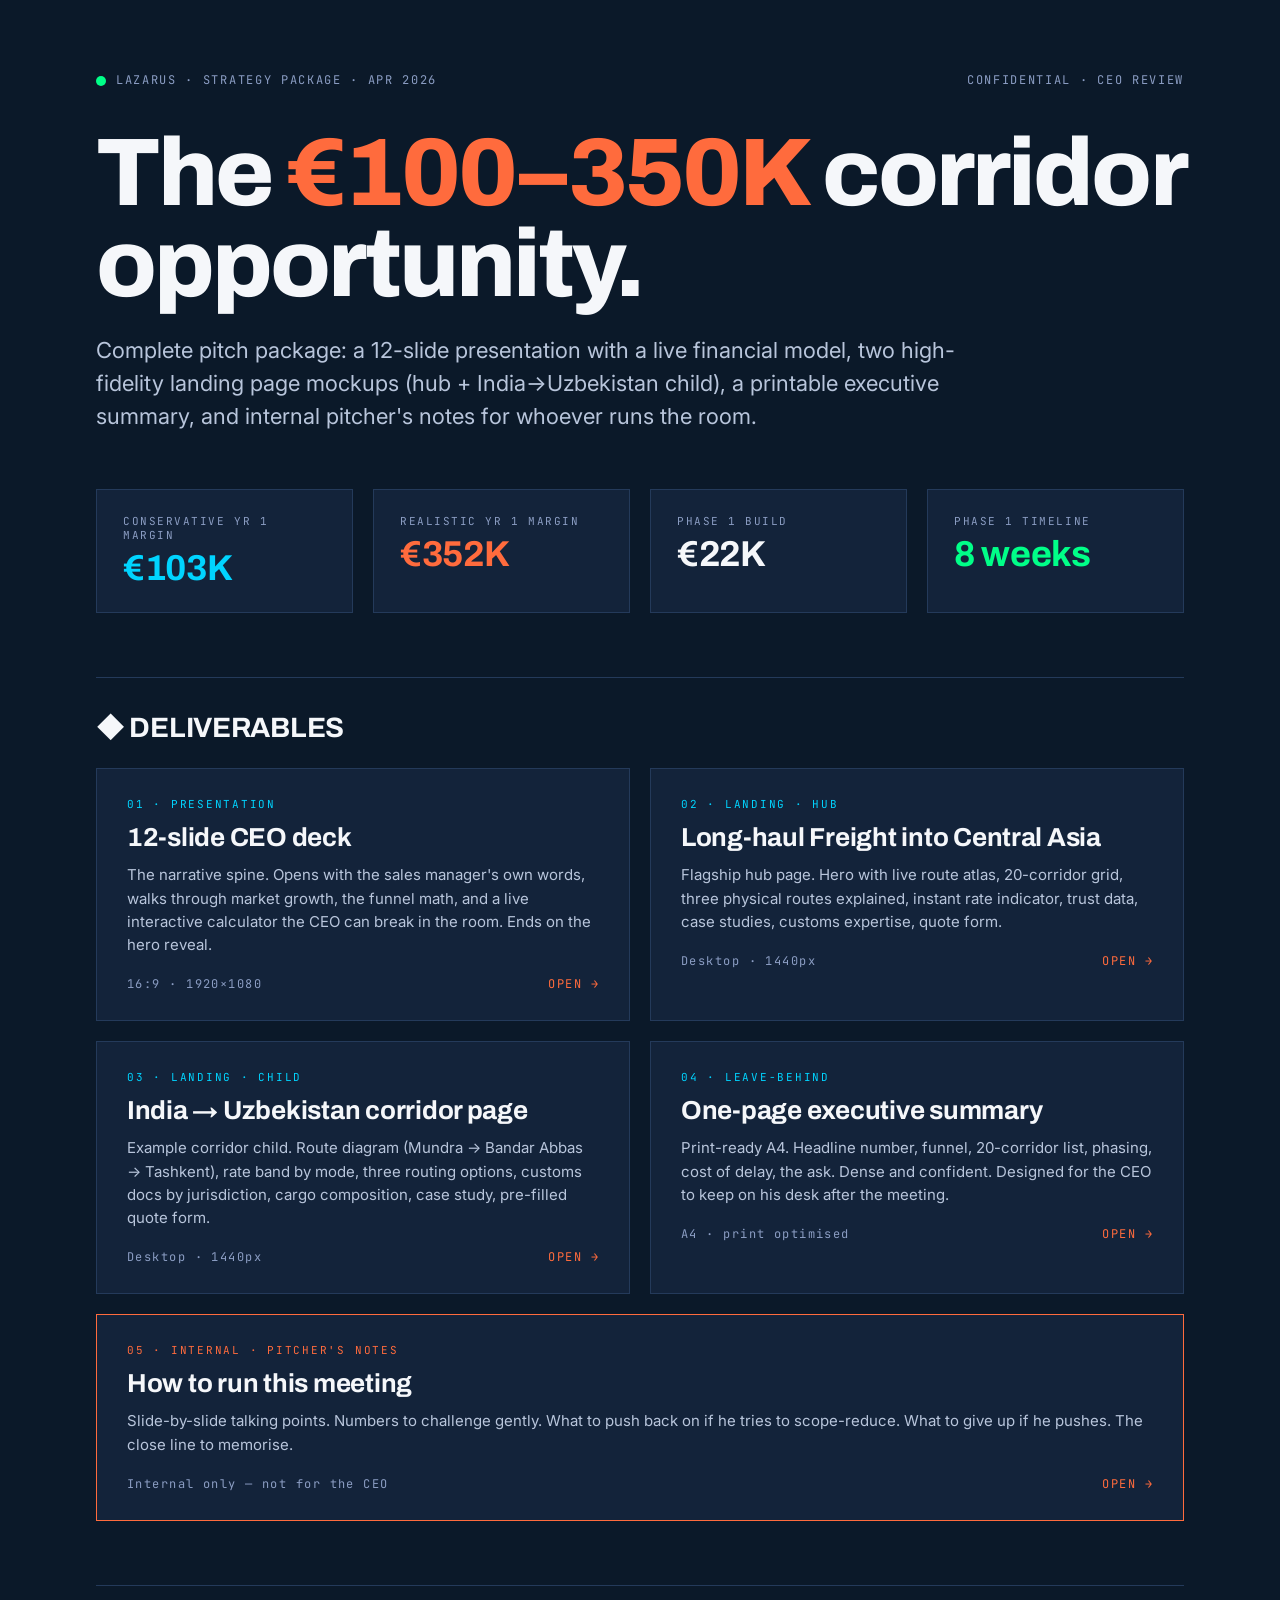
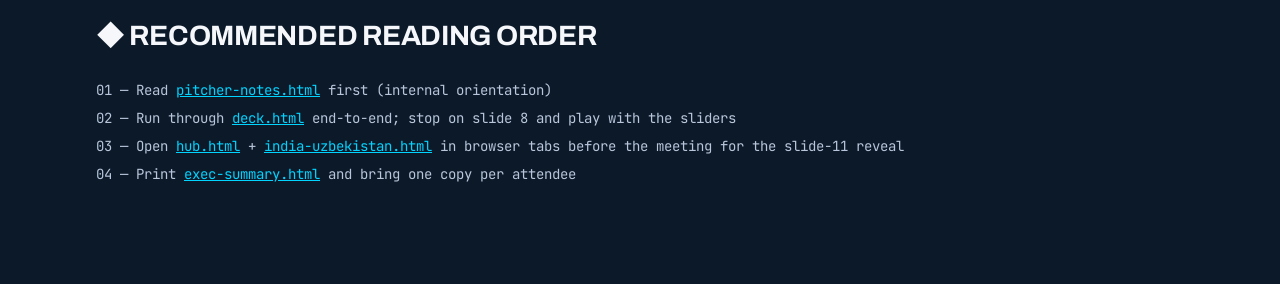
<file: index (3).html>
<!doctype html>
<html lang="en">
<head>
<meta charset="utf-8">
<title>Lazarus · Long-haul Corridor Pitch Package</title>
<link href="https://fonts.googleapis.com/css2?family=Archivo:wght@500;600;700;800&family=Inter:wght@400;500;600;700&family=JetBrains+Mono:wght@400;500;600&display=swap" rel="stylesheet">
<link rel="stylesheet" href="shared.css">
<style>
  body { background: var(--bg); }
  .wrap { max-width: 1200px; margin: 0 auto; padding: 72px 56px 96px;}
  .chrome { display:flex; justify-content:space-between; font-family: var(--mono); font-size: 12px; color: var(--text-3); letter-spacing: 0.14em; text-transform: uppercase;}
  .chrome .dot { width: 10px; height: 10px; background: var(--green); border-radius: 50%; display: inline-block; margin-right: 10px; vertical-align: middle;}
  h1 { font-family: var(--display); font-weight: 800; font-size: 96px; line-height: 0.95; letter-spacing: -0.03em; margin: 40px 0 24px;}
  h1 .num { color: var(--warm);}
  .lede { color: var(--text-2); font-size: 22px; line-height: 1.5; max-width: 900px;}
  .stat-row { display:grid; grid-template-columns: repeat(4, 1fr); gap: 20px; margin: 56px 0 24px;}
  .stat { padding: 24px 26px; background: var(--surface); border: 1px solid var(--line);}
  .stat .k { font-family: var(--mono); font-size: 11px; color: var(--text-3); letter-spacing: 0.14em;}
  .stat .v { font-family: var(--display); font-weight: 700; font-size: 36px; margin-top: 6px; letter-spacing: -0.01em;}
  .stat .v.cyan { color: var(--cyan);} .stat .v.warm { color: var(--warm);} .stat .v.green { color: var(--green);}
  h2.sec { font-family: var(--display); font-size: 28px; margin: 64px 0 24px; letter-spacing: -0.01em; border-top: 1px solid var(--line); padding-top: 32px;}
  .cards { display:grid; grid-template-columns: 1fr 1fr; gap: 20px;}
  a.card {
    background: var(--surface); border: 1px solid var(--line); padding: 28px 30px;
    display:flex; flex-direction: column; gap: 12px; text-decoration: none; color: var(--text);
    transition: border-color 0.12s ease, background 0.12s ease;
  }
  a.card:hover { border-color: var(--cyan); background: #172B46;}
  a.card .tag { font-family: var(--mono); font-size: 11px; letter-spacing: 0.16em; color: var(--cyan);}
  a.card h3 { font-family: var(--display); font-size: 26px; margin: 0; letter-spacing: -0.01em;}
  a.card p { color: var(--text-2); font-size: 15px; line-height: 1.55; margin: 0;}
  a.card .foot { margin-top: 8px; font-family: var(--mono); font-size: 12px; color: var(--text-3); letter-spacing: 0.12em; display:flex; justify-content: space-between;}
  a.card .foot .go { color: var(--warm);}
</style>
</head>
<body>
<div class="wrap">
  <div class="chrome">
    <div><span class="dot"></span>LAZARUS · STRATEGY PACKAGE · APR 2026</div>
    <div>CONFIDENTIAL · CEO REVIEW</div>
  </div>

  <h1>The <span class="num">€100–350K</span> corridor opportunity.</h1>
  <p class="lede">Complete pitch package: a 12-slide presentation with a live financial model, two high-fidelity landing page mockups (hub + India→Uzbekistan child), a printable executive summary, and internal pitcher's notes for whoever runs the room.</p>

  <div class="stat-row">
    <div class="stat"><div class="k">CONSERVATIVE YR 1 MARGIN</div><div class="v cyan">€103K</div></div>
    <div class="stat"><div class="k">REALISTIC YR 1 MARGIN</div><div class="v warm">€352K</div></div>
    <div class="stat"><div class="k">PHASE 1 BUILD</div><div class="v">€22K</div></div>
    <div class="stat"><div class="k">PHASE 1 TIMELINE</div><div class="v green">8 weeks</div></div>
  </div>

  <h2 class="sec">◆ DELIVERABLES</h2>
  <div class="cards">
    <a class="card" href="deck.html">
      <div class="tag">01 · PRESENTATION</div>
      <h3>12-slide CEO deck</h3>
      <p>The narrative spine. Opens with the sales manager's own words, walks through market growth, the funnel math, and a live interactive calculator the CEO can break in the room. Ends on the hero reveal.</p>
      <div class="foot"><span>16:9 · 1920×1080</span><span class="go">OPEN →</span></div>
    </a>
    <a class="card" href="hub.html">
      <div class="tag">02 · LANDING · HUB</div>
      <h3>Long-haul Freight into Central Asia</h3>
      <p>Flagship hub page. Hero with live route atlas, 20-corridor grid, three physical routes explained, instant rate indicator, trust data, case studies, customs expertise, quote form.</p>
      <div class="foot"><span>Desktop · 1440px</span><span class="go">OPEN →</span></div>
    </a>
    <a class="card" href="india-uzbekistan.html">
      <div class="tag">03 · LANDING · CHILD</div>
      <h3>India → Uzbekistan corridor page</h3>
      <p>Example corridor child. Route diagram (Mundra → Bandar Abbas → Tashkent), rate band by mode, three routing options, customs docs by jurisdiction, cargo composition, case study, pre-filled quote form.</p>
      <div class="foot"><span>Desktop · 1440px</span><span class="go">OPEN →</span></div>
    </a>
    <a class="card" href="exec-summary.html">
      <div class="tag">04 · LEAVE-BEHIND</div>
      <h3>One-page executive summary</h3>
      <p>Print-ready A4. Headline number, funnel, 20-corridor list, phasing, cost of delay, the ask. Dense and confident. Designed for the CEO to keep on his desk after the meeting.</p>
      <div class="foot"><span>A4 · print optimised</span><span class="go">OPEN →</span></div>
    </a>
    <a class="card" href="pitcher-notes.html" style="grid-column: 1 / -1; border-color: var(--warm);">
      <div class="tag" style="color: var(--warm);">05 · INTERNAL · PITCHER'S NOTES</div>
      <h3>How to run this meeting</h3>
      <p>Slide-by-slide talking points. Numbers to challenge gently. What to push back on if he tries to scope-reduce. What to give up if he pushes. The close line to memorise.</p>
      <div class="foot"><span>Internal only — not for the CEO</span><span class="go">OPEN →</span></div>
    </a>
  </div>

  <h2 class="sec">◆ RECOMMENDED READING ORDER</h2>
  <div style="font-family: var(--mono); font-size: 14px; color: var(--text-2); line-height: 2;">
    01 — Read <a href="pitcher-notes.html" style="color: var(--cyan);">pitcher-notes.html</a> first (internal orientation)<br>
    02 — Run through <a href="deck.html" style="color: var(--cyan);">deck.html</a> end-to-end; stop on slide 8 and play with the sliders<br>
    03 — Open <a href="hub.html" style="color: var(--cyan);">hub.html</a> + <a href="india-uzbekistan.html" style="color: var(--cyan);">india-uzbekistan.html</a> in browser tabs before the meeting for the slide-11 reveal<br>
    04 — Print <a href="exec-summary.html" style="color: var(--cyan);">exec-summary.html</a> and bring one copy per attendee
  </div>
</div>
</body>
</html>
</file>
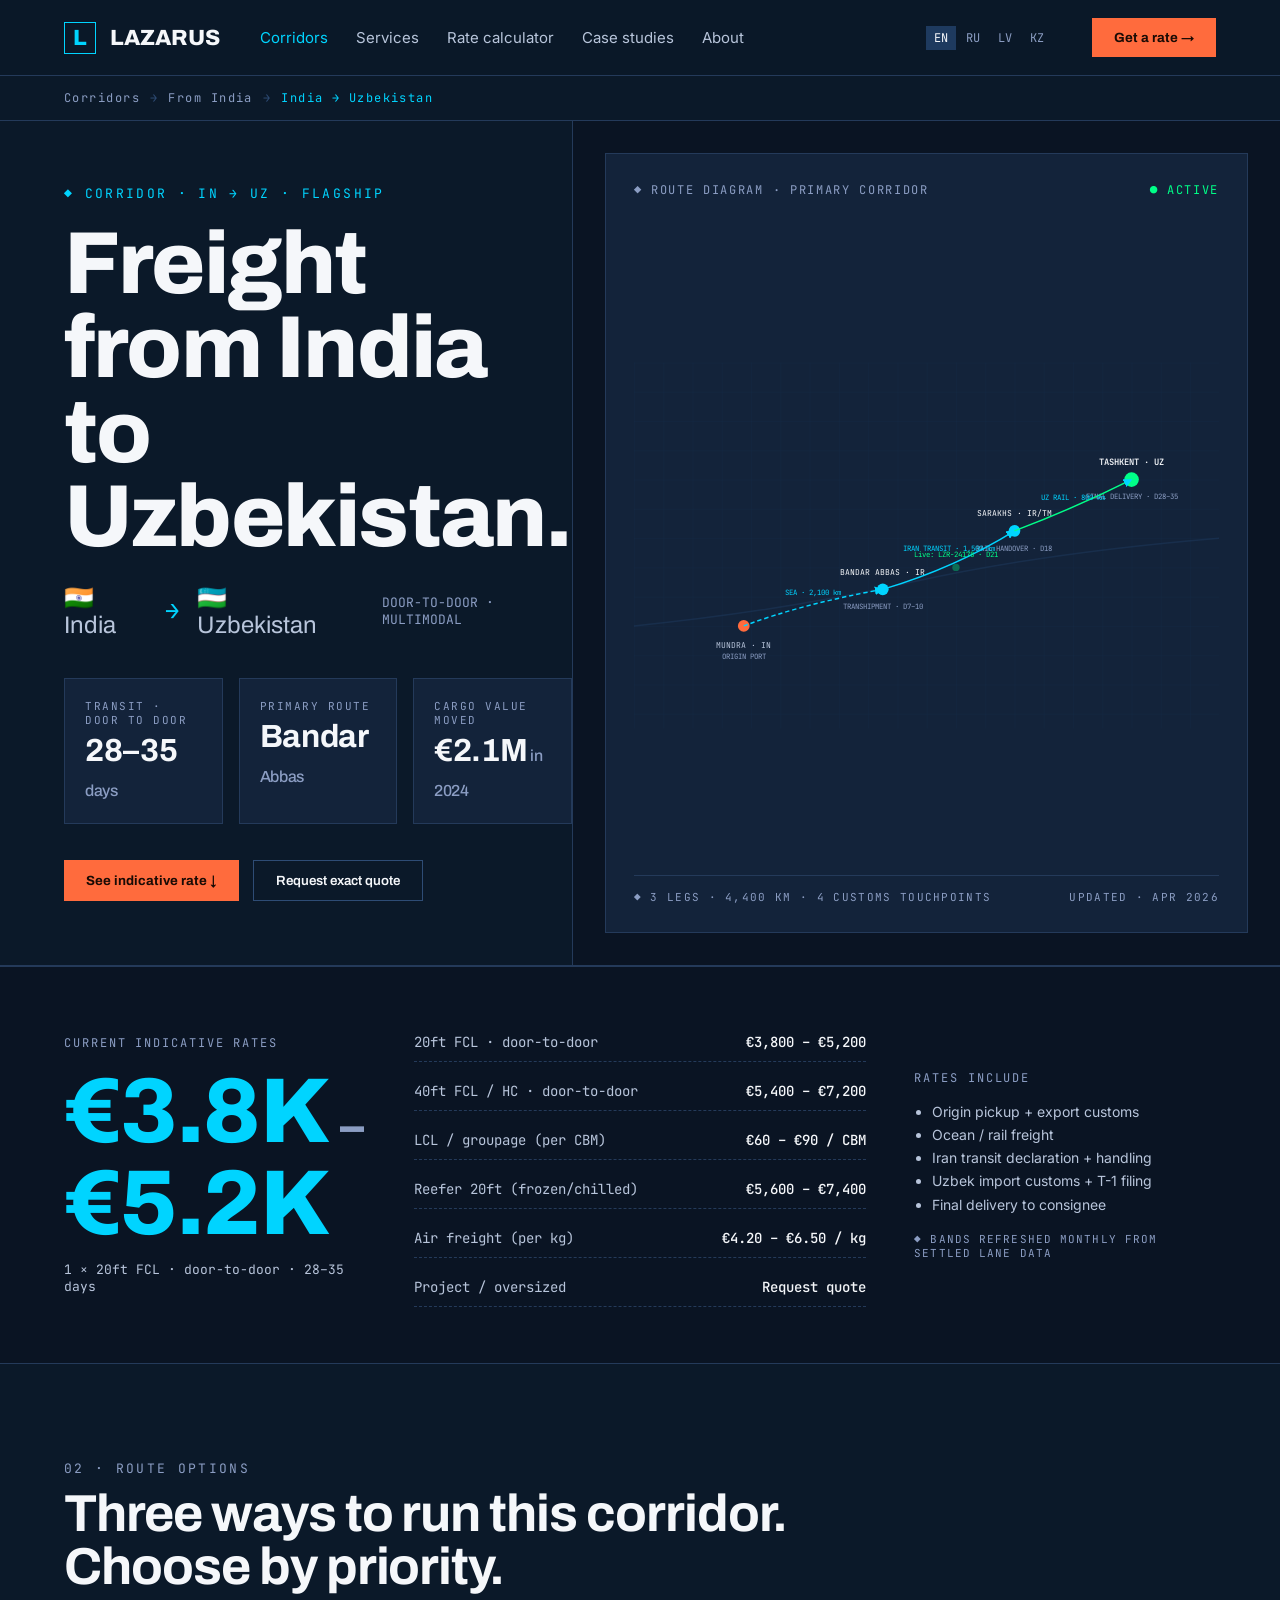
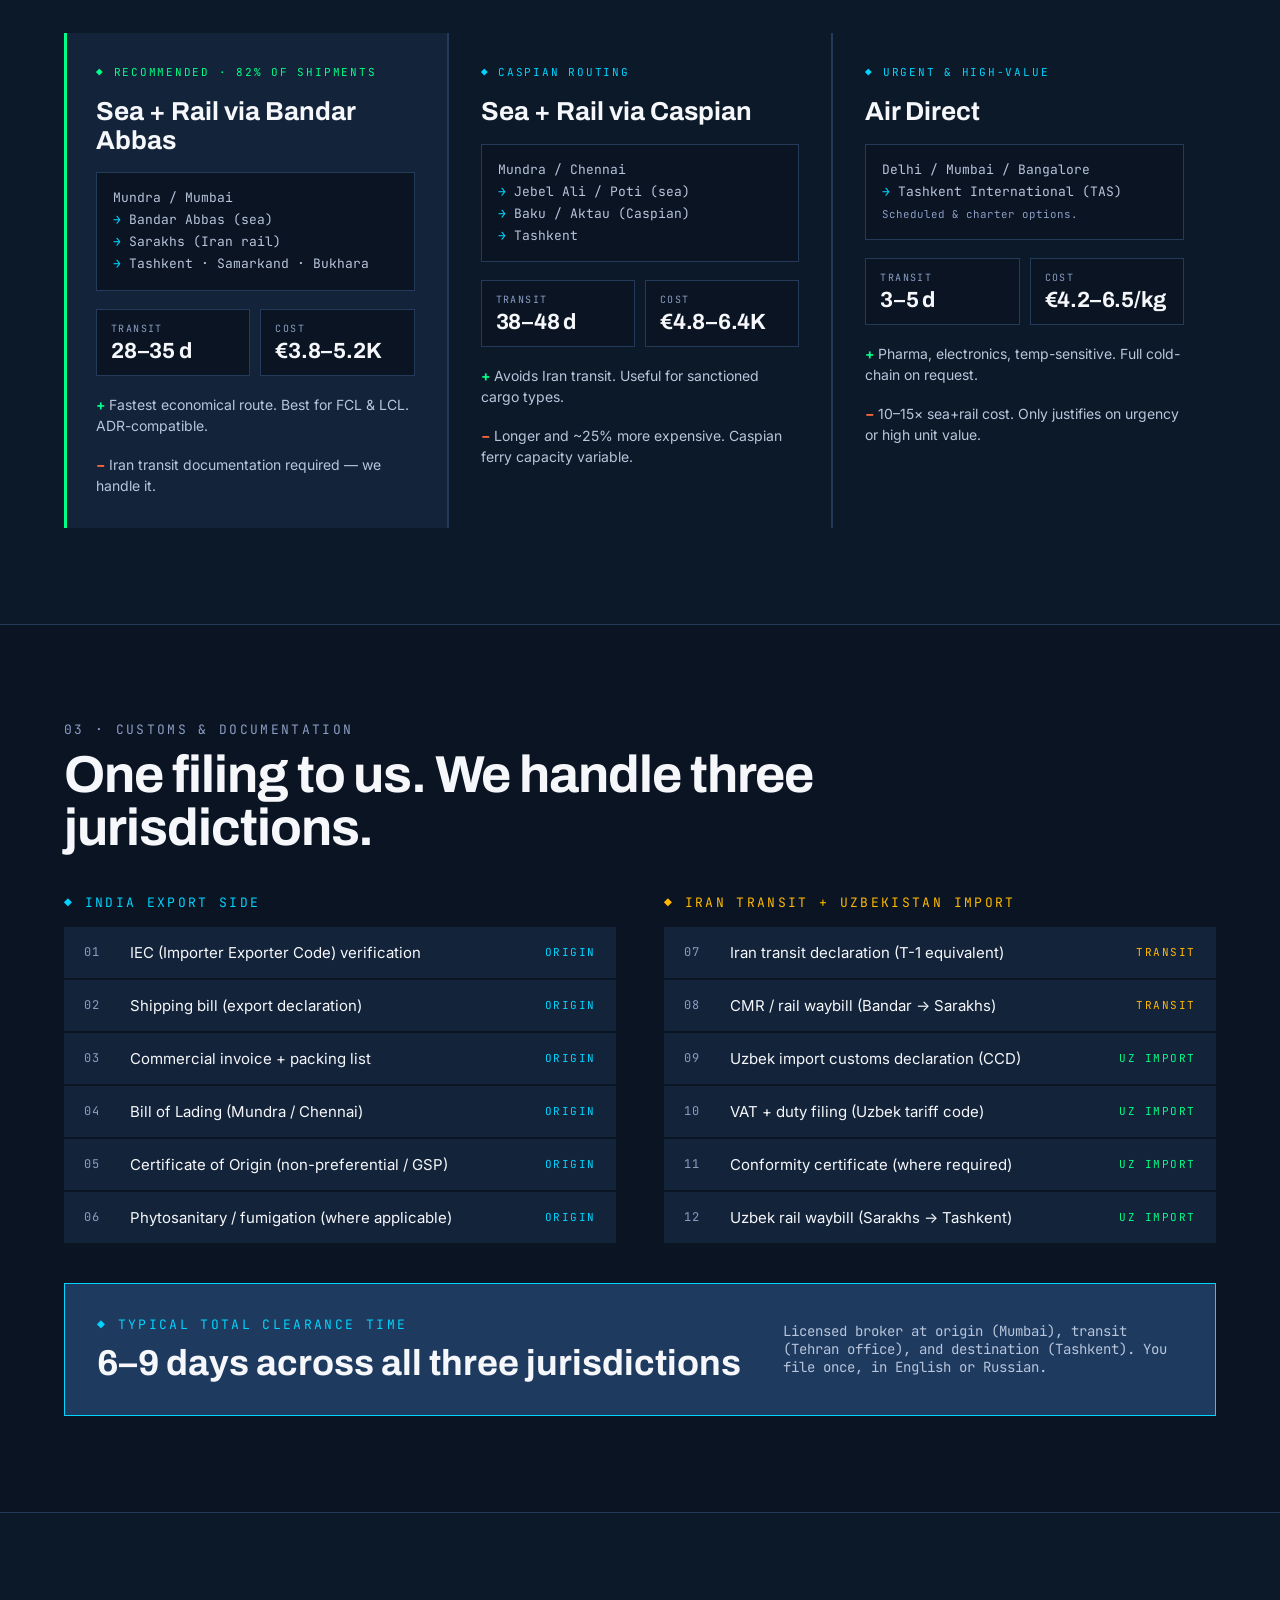
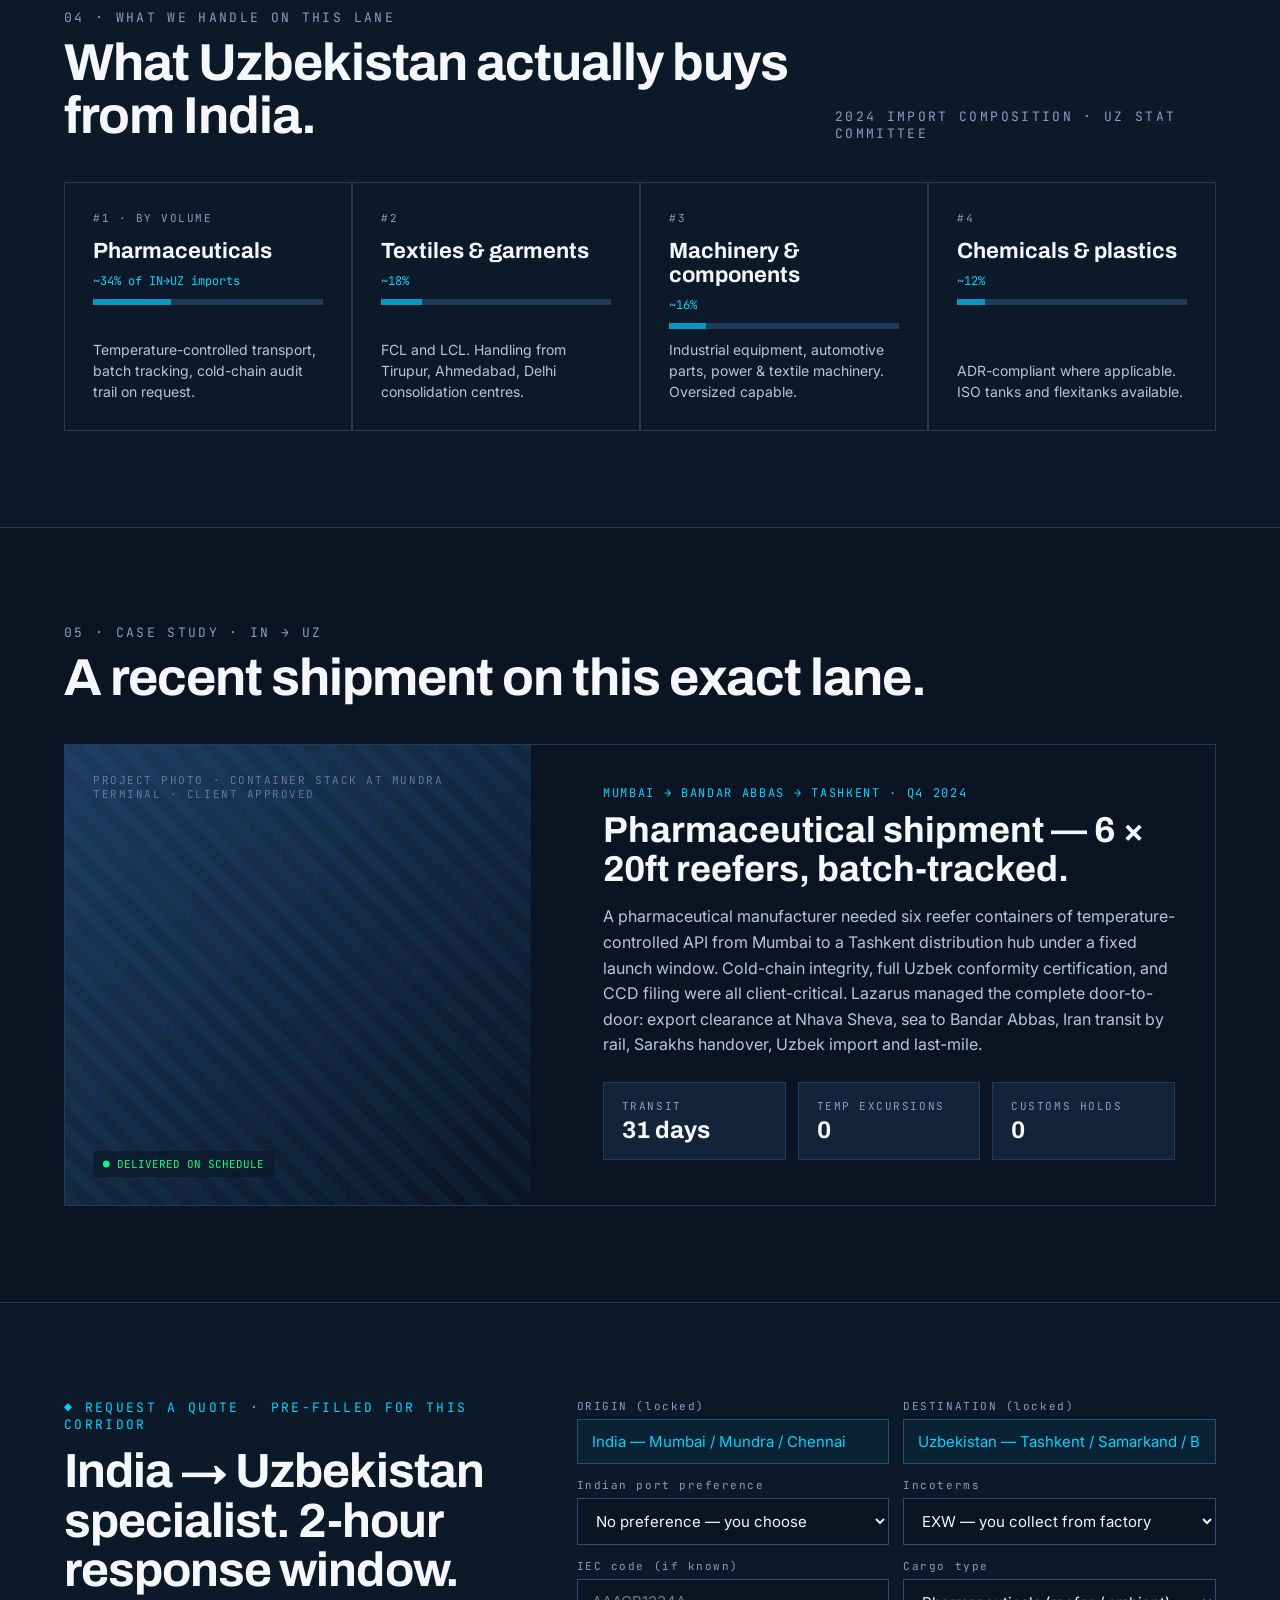
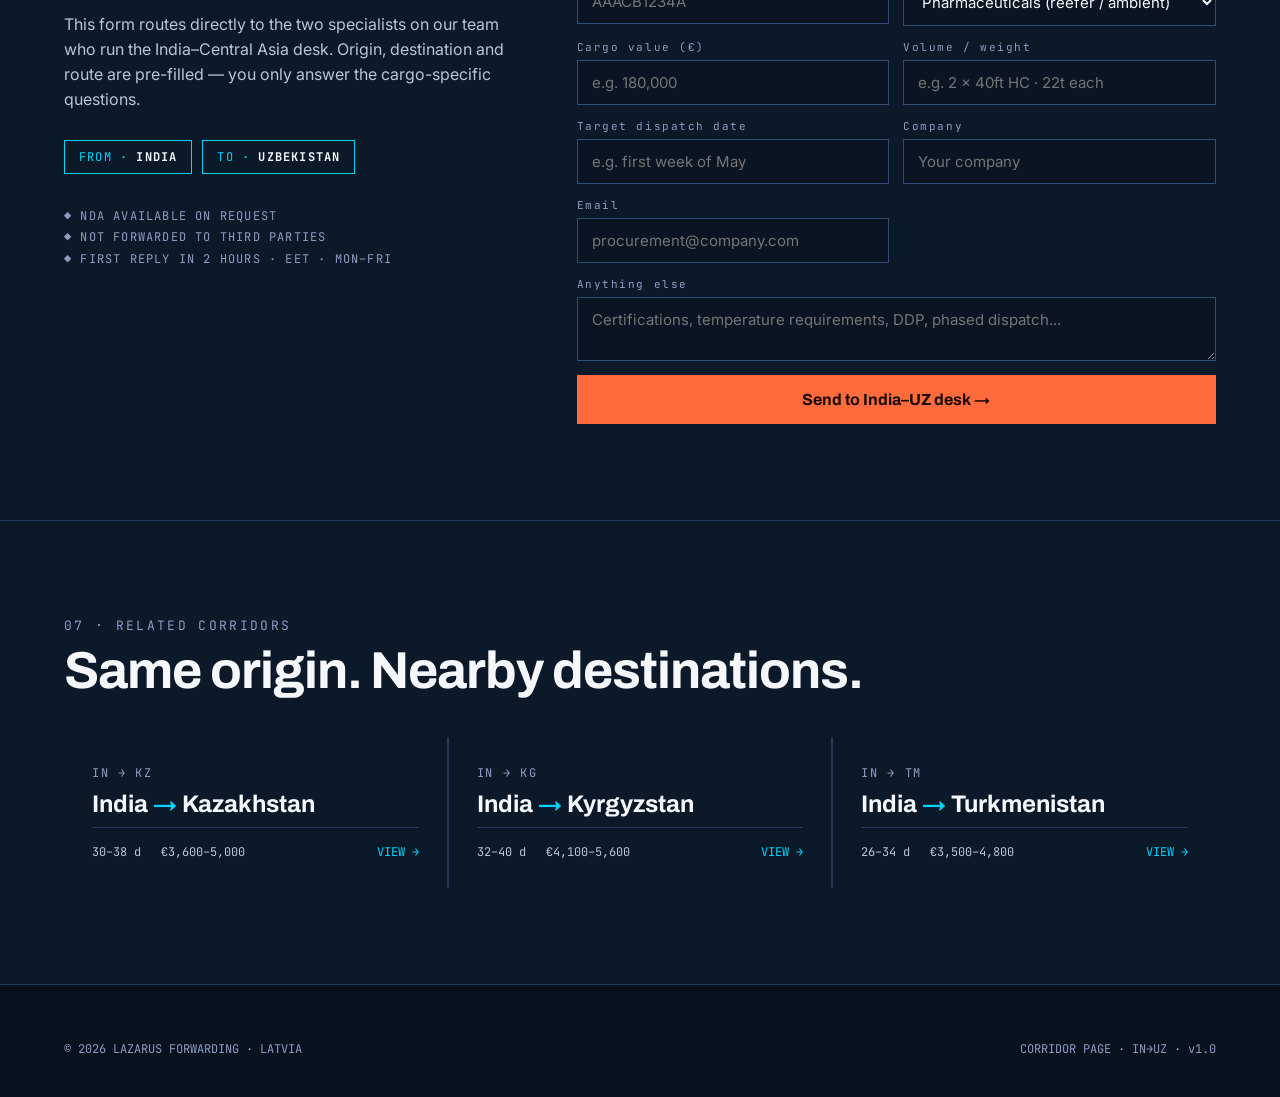
<file: india-uzbekistan.html>
<!doctype html>
<html lang="en">
<head>
<meta charset="utf-8">
<meta name="viewport" content="width=1440">
<title>Lazarus · Freight from India to Uzbekistan</title>
<link rel="preconnect" href="https://fonts.googleapis.com">
<link rel="preconnect" href="https://fonts.gstatic.com" crossorigin>
<link href="https://fonts.googleapis.com/css2?family=Archivo:wght@500;600;700;800&family=Inter:wght@400;500;600;700&family=JetBrains+Mono:wght@400;500;600&display=swap" rel="stylesheet">
<link rel="stylesheet" href="shared.css">
<style>
  body { background: var(--bg); }
  .wrap { max-width: 1440px; margin: 0 auto; padding: 0 64px; }

  header.nav { position: sticky; top: 0; z-index: 40; background: rgba(11,25,41,0.85); backdrop-filter: blur(10px); border-bottom: 1px solid var(--line); }
  header.nav .inner { display:flex; align-items: center; gap: 40px; padding: 18px 64px; max-width: 1440px; margin: 0 auto;}
  .logo { display:flex; align-items:center; gap: 14px; font-family: var(--display); font-weight: 800; font-size: 22px;}
  .logo .mark { width: 32px; height: 32px; border: 1.5px solid var(--cyan); display:flex; align-items:center; justify-content:center; color: var(--cyan);}
  nav.primary { display:flex; gap: 28px; font-size: 15px; color: var(--text-2);}
  nav.primary a { color: inherit; text-decoration: none;}
  nav.primary a.current { color: var(--cyan);}
  .lang { margin-left: auto; display:flex; gap: 2px; font-family: var(--mono); font-size: 12px; color: var(--text-3);}
  .lang span { padding: 4px 8px;}
  .lang .active { background: var(--surface-2); color: var(--text);}
  .btn-primary { padding: 12px 22px; background: var(--warm); color: #1a0b05; font-family: var(--display); font-weight: 700; border: 0; cursor: pointer;}
  .btn-ghost { padding: 12px 22px; border: 1px solid var(--line-2); background: transparent; color: var(--text); font-family: var(--display); font-weight: 600; cursor: pointer;}

  /* Breadcrumb */
  .crumbs { padding: 14px 0; font-family: var(--mono); font-size: 12px; color: var(--text-3); letter-spacing: 0.12em; border-bottom: 1px solid var(--line);}
  .crumbs a { color: var(--text-3); text-decoration: none;}
  .crumbs .sep { color: var(--line-2); margin: 0 10px;}
  .crumbs .here { color: var(--cyan);}

  /* Hero */
  .hero { display:grid; grid-template-columns: 5fr 7fr; min-height: 720px; border-bottom: 1px solid var(--line);}
  .hero .l { padding: 64px 0 64px 64px; display:flex; flex-direction: column; justify-content: center;}
  .hero .r { background: #0A1423; border-left: 1px solid var(--line); position: relative; padding: 32px;}
  .eyebrow { font-family: var(--mono); font-size: 13px; letter-spacing: 0.18em; color: var(--cyan); text-transform: uppercase;}
  h1 { font-family: var(--display); font-weight: 800; font-size: 88px; line-height: 0.96; letter-spacing: -0.02em; margin: 20px 0 0;}
  .flags { display:flex; align-items:center; gap: 18px; font-family: var(--display); font-size: 24px; color: var(--text-2); margin-top: 24px;}
  .flags .ar { color: var(--cyan); font-family: var(--mono);}
  .hero .kpis { display:grid; grid-template-columns: repeat(3, 1fr); gap: 16px; margin-top: 40px;}
  .kpi { padding: 20px; background: var(--surface); border: 1px solid var(--line);}
  .kpi .k { font-family: var(--mono); font-size: 11px; color: var(--text-3); letter-spacing: 0.14em;}
  .kpi .v { font-family: var(--display); font-weight: 700; font-size: 32px; letter-spacing: -0.01em; margin-top: 6px;}
  .kpi .v span { color: var(--text-3); font-size: 16px; font-weight: 500;}
  .cta-row { margin-top: 36px; display:flex; gap: 14px;}

  /* Route diagram */
  .routemap { background: var(--surface); border: 1px solid var(--line); height: 100%; padding: 28px; display:flex; flex-direction: column;}
  .routemap .head { display:flex; justify-content:space-between; font-family: var(--mono); font-size: 12px; color: var(--text-3); letter-spacing: 0.14em;}
  .routemap svg { flex:1; width: 100%;}

  /* Rate band section */
  .rate-band { background: #0A1423; border-top: 1px solid var(--line); border-bottom: 1px solid var(--line);}
  .rate-band .inner { max-width: 1440px; margin: 0 auto; padding: 56px 64px; display:grid; grid-template-columns: 2fr 3fr 2fr; gap: 48px; align-items: center;}
  .rate-big { font-family: var(--display); font-weight: 800; font-size: 92px; line-height: 1; letter-spacing: -0.02em; color: var(--cyan);}
  .rate-lbl { font-family: var(--mono); font-size: 12px; color: var(--text-3); letter-spacing: 0.16em; margin-bottom: 14px;}
  .rate-rows { display:flex; flex-direction: column; gap: 10px;}
  .rate-rows .r { display:flex; justify-content: space-between; font-family: var(--mono); font-size: 14px; padding: 10px 0; border-bottom: 1px dashed var(--line); color: var(--text-2);}
  .rate-rows .r b { color: var(--text); font-weight: 500;}

  /* Generic section */
  section.block { padding: 96px 0; border-bottom: 1px solid var(--line);}
  .sh { display:flex; justify-content:space-between; align-items: flex-end; margin-bottom: 40px;}
  .sh h2 { font-family: var(--display); font-size: 52px; margin: 0; line-height: 1.02; letter-spacing: -0.02em; max-width: 900px;}
  .idx { font-family: var(--mono); font-size: 13px; letter-spacing: 0.18em; color: var(--text-3);}

  /* 3 route options */
  .opts { display:grid; grid-template-columns: repeat(3, 1fr); gap: 2px; background: var(--line);}
  .opt { background: var(--bg); padding: 32px; display:flex; flex-direction: column; gap: 18px;}
  .opt.recommended { background: var(--surface); border-left: 3px solid var(--green); padding-left: 29px;}
  .opt .tag { font-family: var(--mono); font-size: 11px; letter-spacing: 0.16em; color: var(--cyan);}
  .opt.recommended .tag { color: var(--green);}
  .opt h3 { font-family: var(--display); font-size: 26px; margin: 0; line-height: 1.1;}
  .opt .path {
    background: #0A1423; border: 1px solid var(--line); padding: 14px 16px;
    font-family: var(--mono); font-size: 13px; line-height: 1.7; color: var(--text-2);
  }
  .opt .path .arrow { color: var(--cyan);}
  .opt .grid2 { display:grid; grid-template-columns: 1fr 1fr; gap: 10px;}
  .opt .cell { background: #0A1423; border: 1px solid var(--line); padding: 12px 14px;}
  .opt .cell .k { font-family: var(--mono); font-size: 10px; color: var(--text-3); letter-spacing: 0.14em;}
  .opt .cell .v { font-family: var(--display); font-weight: 700; font-size: 22px; margin-top: 4px; letter-spacing: -0.01em;}
  .opt .pro, .opt .con { font-size: 14px; color: var(--text-2); line-height: 1.5;}
  .opt .pro::before { content: "+ "; color: var(--green); font-weight: 700;}
  .opt .con::before { content: "− "; color: var(--warm); font-weight: 700;}

  /* Docs */
  .docs { display:grid; grid-template-columns: repeat(2, 1fr); gap: 48px;}
  .doc-list { display:flex; flex-direction: column; gap: 2px;}
  .doc-list .row { padding: 16px 20px; background: var(--surface); display:flex; gap: 18px; align-items: center; font-size: 15px;}
  .doc-list .row .n { font-family: var(--mono); color: var(--text-3); font-size: 12px; min-width: 28px; letter-spacing: 0.1em;}
  .doc-list .row .d { flex: 1; color: var(--text);}
  .doc-list .row .side { font-family: var(--mono); font-size: 11px; color: var(--cyan); letter-spacing: 0.14em;}
  .doc-list .row .side.dest { color: var(--green);}
  .doc-list .row .side.transit { color: var(--amber);}

  /* Cargo types */
  .cargo-grid { display:grid; grid-template-columns: repeat(4, 1fr); gap: 2px; background: var(--line); border: 1px solid var(--line);}
  .cg { background: var(--bg); padding: 28px; min-height: 200px; display:flex; flex-direction: column; gap: 10px;}
  .cg .k { font-family: var(--mono); font-size: 11px; color: var(--text-3); letter-spacing: 0.14em;}
  .cg h4 { font-family: var(--display); font-size: 22px; margin: 4px 0 0;}
  .cg .share { font-family: var(--mono); font-size: 12px; color: var(--cyan);}
  .cg .bar { height: 6px; background: var(--surface-2); position: relative; overflow: hidden;}
  .cg .bar::before { content: ""; position: absolute; inset: 0 var(--rest) 0 0; background: var(--cyan); opacity: 0.6;}
  .cg .note { color: var(--text-2); font-size: 14px; line-height: 1.5; margin-top: auto;}

  /* Case */
  .case-row { display:grid; grid-template-columns: 5fr 7fr; gap: 32px; border: 1px solid var(--line);}
  .case-img {
    background-image:
      repeating-linear-gradient(45deg, rgba(0,212,255,0.04) 0 12px, transparent 12px 24px),
      linear-gradient(135deg, #1E3A5F 0%, #0A1423 100%);
    min-height: 460px; padding: 28px; position: relative; display:flex; align-items: flex-end;
  }
  .case-img .ph { position:absolute; top: 28px; left: 28px; right: 28px; font-family: var(--mono); font-size: 11px; color: var(--text-3); letter-spacing: 0.14em; text-transform: uppercase; opacity: 0.65;}
  .case-img .tag { font-family: var(--mono); font-size: 11px; background: rgba(11,25,41,0.75); padding: 6px 10px; color: var(--green);}
  .case-body { padding: 40px;}
  .case-body h3 { font-family: var(--display); font-size: 36px; margin: 10px 0 12px; line-height: 1.08;}
  .case-body .route-line { font-family: var(--mono); font-size: 12px; color: var(--cyan); letter-spacing: 0.14em;}
  .case-body p { color: var(--text-2); font-size: 16px; line-height: 1.6;}
  .case-stats { display:grid; grid-template-columns: repeat(3, 1fr); gap: 12px; margin-top: 24px;}
  .case-stats .s { padding: 16px 18px; background: var(--surface); border: 1px solid var(--line);}
  .case-stats .s .k { font-family: var(--mono); font-size: 11px; color: var(--text-3); letter-spacing: 0.14em;}
  .case-stats .s .v { font-family: var(--display); font-weight: 700; font-size: 24px; margin-top: 4px;}

  /* Quote form */
  .qf { display:grid; grid-template-columns: 5fr 7fr; gap: 56px;}
  .qf .left .idx { color: var(--cyan);}
  .qf .left h2 { font-family: var(--display); font-size: 48px; line-height: 1.04; letter-spacing: -0.02em; margin: 14px 0 16px;}
  .qf .left p { color: var(--text-2); font-size: 16px; line-height: 1.55;}
  .locked-fields { display:flex; gap: 10px; margin-top: 28px; font-family: var(--mono); font-size: 12px; letter-spacing: 0.1em;}
  .locked-fields .lf { padding: 8px 14px; border: 1px solid var(--cyan); color: var(--cyan);}
  .locked-fields .lf b { color: var(--text);}
  .form { display:grid; grid-template-columns: 1fr 1fr; gap: 14px;}
  .form .field { display:flex; flex-direction: column; gap: 6px;}
  .form label { font-family: var(--mono); font-size: 11px; color: var(--text-3); letter-spacing: 0.14em;}
  .form input, .form select, .form textarea {
    background: #0A1423; border: 1px solid var(--line-2); color: var(--text); padding: 12px 14px;
    font-size: 15px; outline: none; font-family: var(--sans);
  }
  .form input:disabled { color: var(--cyan); background: rgba(0,212,255,0.05);}
  .form .full { grid-column: 1 / -1;}
  .form .submit { grid-column: 1 / -1; padding: 16px; background: var(--warm); color: #1a0b05; border: 0; font-family: var(--display); font-weight: 700; font-size: 16px; cursor: pointer;}

  /* Related */
  .related { display:grid; grid-template-columns: repeat(3, 1fr); gap: 2px; background: var(--line);}
  .rel { background: var(--bg); padding: 28px; display:flex; flex-direction: column; gap: 10px; cursor: pointer;}
  .rel:hover { background: var(--surface);}
  .rel .route { font-family: var(--mono); color: var(--text-3); font-size: 12px; letter-spacing: 0.14em;}
  .rel h4 { font-family: var(--display); font-size: 24px; margin: 0;}
  .rel h4 .ar { color: var(--cyan);}
  .rel .meta { font-family: var(--mono); font-size: 12px; color: var(--text-2); margin-top: auto; display:flex; gap: 20px; padding-top: 16px; border-top: 1px solid var(--line);}

  footer { padding: 56px 64px 40px; background: #08111E; border-top: 1px solid var(--line); color: var(--text-3);}
  footer .meta { max-width: 1440px; margin: 0 auto; display:flex; justify-content:space-between; font-family: var(--mono); font-size: 12px;}

</style>
</head>
<body>

<header class="nav">
  <div class="inner">
    <div class="logo"><span class="mark">L</span>LAZARUS</div>
    <nav class="primary">
      <a href="hub.html" class="current">Corridors</a>
      <a href="#">Services</a>
      <a href="#">Rate calculator</a>
      <a href="#">Case studies</a>
      <a href="#">About</a>
    </nav>
    <div class="lang"><span class="active">EN</span><span>RU</span><span>LV</span><span>KZ</span></div>
    <button class="btn-primary">Get a rate →</button>
  </div>
</header>

<div class="crumbs"><div class="wrap"><a href="hub.html">Corridors</a><span class="sep">→</span><a href="hub.html">From India</a><span class="sep">→</span><span class="here">India → Uzbekistan</span></div></div>

<!-- HERO -->
<section class="hero">
  <div class="l">
    <div class="eyebrow">◆ Corridor · IN → UZ · Flagship</div>
    <h1>Freight from India<br>to Uzbekistan.</h1>
    <div class="flags"><span>🇮🇳 India</span><span class="ar">→</span><span>🇺🇿 Uzbekistan</span><span style="margin-left: 20px; color: var(--text-3); font-family: var(--mono); font-size: 13px;">DOOR-TO-DOOR · MULTIMODAL</span></div>
    <div class="kpis">
      <div class="kpi"><div class="k">TRANSIT · DOOR TO DOOR</div><div class="v">28–35<span> days</span></div></div>
      <div class="kpi"><div class="k">PRIMARY ROUTE</div><div class="v">Bandar<span> Abbas</span></div></div>
      <div class="kpi"><div class="k">CARGO VALUE MOVED</div><div class="v">€2.1M<span> in 2024</span></div></div>
    </div>
    <div class="cta-row">
      <button class="btn-primary">See indicative rate ↓</button>
      <button class="btn-ghost">Request exact quote</button>
    </div>
  </div>
  <div class="r">
    <div class="routemap">
      <div class="head"><span>◆ ROUTE DIAGRAM · PRIMARY CORRIDOR</span><span style="color: var(--green);">● ACTIVE</span></div>
      <svg viewBox="0 0 800 500" preserveAspectRatio="xMidYMid meet" style="margin-top: 18px;">
        <defs>
          <pattern id="gp2" width="40" height="40" patternUnits="userSpaceOnUse"><path d="M 40 0 L 0 0 0 40" fill="none" stroke="#14304d" stroke-width="0.5"/></pattern>
          <marker id="arr" viewBox="0 0 10 10" refX="9" refY="5" markerWidth="6" markerHeight="6" orient="auto"><path d="M0,0 L10,5 L0,10 z" fill="#00D4FF"/></marker>
        </defs>
        <rect width="800" height="500" fill="url(#gp2)"/>

        <!-- Coastline stylization -->
        <path d="M 0 360 Q 200 340 380 300 T 800 240" stroke="#1E3A5F" stroke-width="2" fill="none" opacity="0.5"/>

        <!-- Nodes on the primary route -->
        <g font-family="JetBrains Mono" font-size="12" fill="#F5F7FA">
          <!-- Mundra / Mumbai -->
          <circle cx="150" cy="360" r="8" fill="#FF6B3D"/>
          <text x="150" y="390" text-anchor="middle" fill="#B8C5DB" font-size="11">MUNDRA · IN</text>
          <text x="150" y="405" text-anchor="middle" fill="#8B9DC3" font-size="10">ORIGIN PORT</text>

          <!-- Bandar Abbas -->
          <circle cx="340" cy="310" r="8" fill="#00D4FF"/>
          <text x="340" y="290" text-anchor="middle" fill="#F5F7FA" font-size="11">BANDAR ABBAS · IR</text>
          <text x="340" y="337" text-anchor="middle" fill="#8B9DC3" font-size="10">TRANSHIPMENT · D7–10</text>

          <!-- Sarakhs -->
          <circle cx="520" cy="230" r="8" fill="#00D4FF"/>
          <text x="520" y="210" text-anchor="middle" fill="#F5F7FA" font-size="11">SARAKHS · IR/TM</text>
          <text x="520" y="257" text-anchor="middle" fill="#8B9DC3" font-size="10">RAIL HANDOVER · D18</text>

          <!-- Tashkent -->
          <circle cx="680" cy="160" r="10" fill="#00FF88"/>
          <text x="680" y="140" text-anchor="middle" fill="#F5F7FA" font-size="12" font-weight="600">TASHKENT · UZ</text>
          <text x="680" y="187" text-anchor="middle" fill="#8B9DC3" font-size="10">FINAL DELIVERY · D28–35</text>
        </g>

        <!-- Path segments -->
        <g fill="none" stroke-width="2">
          <path d="M 150 360 Q 230 330 340 310" stroke="#00D4FF" stroke-dasharray="6 4" marker-end="url(#arr)"/>
          <path d="M 340 310 Q 440 280 520 230" stroke="#00D4FF" marker-end="url(#arr)"/>
          <path d="M 520 230 Q 600 200 680 160" stroke="#00FF88" marker-end="url(#arr)"/>
        </g>

        <!-- Legs labels -->
        <g font-family="JetBrains Mono" font-size="10" fill="#00D4FF">
          <text x="245" y="318" text-anchor="middle">SEA · 2,100 km</text>
          <text x="430" y="258" text-anchor="middle">IRAN TRANSIT · 1,500 km</text>
          <text x="600" y="188" text-anchor="middle">UZ RAIL · 800 km</text>
        </g>

        <!-- Progress marker -->
        <circle cx="440" cy="280" r="5" fill="#00FF88"><animate attributeName="opacity" values="0.2;1;0.2" dur="2s" repeatCount="indefinite"/></circle>
        <text x="440" y="266" text-anchor="middle" fill="#00FF88" font-family="JetBrains Mono" font-size="10">Live: LZR-24178 · D21</text>
      </svg>
      <div style="display:flex; justify-content: space-between; font-family: var(--mono); font-size: 11px; color: var(--text-3); letter-spacing: 0.12em; border-top: 1px solid var(--line); padding-top: 14px;">
        <span>◆ 3 LEGS · 4,400 KM · 4 CUSTOMS TOUCHPOINTS</span><span>UPDATED · APR 2026</span>
      </div>
    </div>
  </div>
</section>

<!-- RATE BAND -->
<section class="rate-band">
  <div class="inner">
    <div>
      <div class="rate-lbl">CURRENT INDICATIVE RATES</div>
      <div class="rate-big">€3.8K <span style="color: var(--text-3); font-size: 48px;">–</span> €5.2K</div>
      <div style="font-family: var(--mono); font-size: 13px; color: var(--text-2); margin-top: 12px;">1 × 20ft FCL · door-to-door · 28–35 days</div>
    </div>
    <div class="rate-rows">
      <div class="r"><span>20ft FCL · door-to-door</span><b>€3,800 – €5,200</b></div>
      <div class="r"><span>40ft FCL / HC · door-to-door</span><b>€5,400 – €7,200</b></div>
      <div class="r"><span>LCL / groupage (per CBM)</span><b>€60 – €90 / CBM</b></div>
      <div class="r"><span>Reefer 20ft (frozen/chilled)</span><b>€5,600 – €7,400</b></div>
      <div class="r"><span>Air freight (per kg)</span><b>€4.20 – €6.50 / kg</b></div>
      <div class="r"><span>Project / oversized</span><b>Request quote</b></div>
    </div>
    <div>
      <div class="rate-lbl">RATES INCLUDE</div>
      <ul style="padding-left: 18px; color: var(--text-2); font-size: 14px; line-height: 1.65; margin: 12px 0 0;">
        <li>Origin pickup + export customs</li>
        <li>Ocean / rail freight</li>
        <li>Iran transit declaration + handling</li>
        <li>Uzbek import customs + T-1 filing</li>
        <li>Final delivery to consignee</li>
      </ul>
      <div style="margin-top: 16px; font-family: var(--mono); font-size: 11px; color: var(--text-3); letter-spacing: 0.1em;">◆ BANDS REFRESHED MONTHLY FROM SETTLED LANE DATA</div>
    </div>
  </div>
</section>

<!-- THREE ROUTE OPTIONS -->
<section class="block">
  <div class="wrap">
    <div class="sh">
      <div>
        <div class="idx">02 · ROUTE OPTIONS</div>
        <h2 style="margin-top: 10px;">Three ways to run this corridor. Choose by priority.</h2>
      </div>
    </div>
    <div class="opts">
      <div class="opt recommended">
        <div class="tag">◆ RECOMMENDED · 82% OF SHIPMENTS</div>
        <h3>Sea + Rail via Bandar Abbas</h3>
        <div class="path">
          <span>Mundra / Mumbai</span><br><span class="arrow">→</span> Bandar Abbas (sea)<br><span class="arrow">→</span> Sarakhs (Iran rail)<br><span class="arrow">→</span> Tashkent · Samarkand · Bukhara
        </div>
        <div class="grid2">
          <div class="cell"><div class="k">TRANSIT</div><div class="v">28–35 d</div></div>
          <div class="cell"><div class="k">COST</div><div class="v">€3.8–5.2K</div></div>
        </div>
        <div class="pro">Fastest economical route. Best for FCL & LCL. ADR-compatible.</div>
        <div class="con">Iran transit documentation required — we handle it.</div>
      </div>
      <div class="opt">
        <div class="tag">◆ CASPIAN ROUTING</div>
        <h3>Sea + Rail via Caspian</h3>
        <div class="path">
          <span>Mundra / Chennai</span><br><span class="arrow">→</span> Jebel Ali / Poti (sea)<br><span class="arrow">→</span> Baku / Aktau (Caspian)<br><span class="arrow">→</span> Tashkent
        </div>
        <div class="grid2">
          <div class="cell"><div class="k">TRANSIT</div><div class="v">38–48 d</div></div>
          <div class="cell"><div class="k">COST</div><div class="v">€4.8–6.4K</div></div>
        </div>
        <div class="pro">Avoids Iran transit. Useful for sanctioned cargo types.</div>
        <div class="con">Longer and ~25% more expensive. Caspian ferry capacity variable.</div>
      </div>
      <div class="opt">
        <div class="tag">◆ URGENT & HIGH-VALUE</div>
        <h3>Air Direct</h3>
        <div class="path">
          <span>Delhi / Mumbai / Bangalore</span><br><span class="arrow">→</span> Tashkent International (TAS)<br><small style="color: var(--text-3);">Scheduled & charter options.</small>
        </div>
        <div class="grid2">
          <div class="cell"><div class="k">TRANSIT</div><div class="v">3–5 d</div></div>
          <div class="cell"><div class="k">COST</div><div class="v">€4.2–6.5/kg</div></div>
        </div>
        <div class="pro">Pharma, electronics, temp-sensitive. Full cold-chain on request.</div>
        <div class="con">10–15× sea+rail cost. Only justifies on urgency or high unit value.</div>
      </div>
    </div>
  </div>
</section>

<!-- CUSTOMS & DOCS -->
<section class="block" style="background: #0A1423;">
  <div class="wrap">
    <div class="sh">
      <div>
        <div class="idx">03 · CUSTOMS & DOCUMENTATION</div>
        <h2 style="margin-top: 10px;">One filing to us. We handle three jurisdictions.</h2>
      </div>
    </div>
    <div class="docs">
      <div>
        <div class="idx" style="color: var(--cyan); margin-bottom: 16px;">◆ INDIA EXPORT SIDE</div>
        <div class="doc-list">
          <div class="row"><span class="n">01</span><span class="d">IEC (Importer Exporter Code) verification</span><span class="side">ORIGIN</span></div>
          <div class="row"><span class="n">02</span><span class="d">Shipping bill (export declaration)</span><span class="side">ORIGIN</span></div>
          <div class="row"><span class="n">03</span><span class="d">Commercial invoice + packing list</span><span class="side">ORIGIN</span></div>
          <div class="row"><span class="n">04</span><span class="d">Bill of Lading (Mundra / Chennai)</span><span class="side">ORIGIN</span></div>
          <div class="row"><span class="n">05</span><span class="d">Certificate of Origin (non-preferential / GSP)</span><span class="side">ORIGIN</span></div>
          <div class="row"><span class="n">06</span><span class="d">Phytosanitary / fumigation (where applicable)</span><span class="side">ORIGIN</span></div>
        </div>
      </div>
      <div>
        <div class="idx" style="color: var(--amber); margin-bottom: 16px;">◆ IRAN TRANSIT + UZBEKISTAN IMPORT</div>
        <div class="doc-list">
          <div class="row"><span class="n">07</span><span class="d">Iran transit declaration (T-1 equivalent)</span><span class="side transit">TRANSIT</span></div>
          <div class="row"><span class="n">08</span><span class="d">CMR / rail waybill (Bandar → Sarakhs)</span><span class="side transit">TRANSIT</span></div>
          <div class="row"><span class="n">09</span><span class="d">Uzbek import customs declaration (CCD)</span><span class="side dest">UZ IMPORT</span></div>
          <div class="row"><span class="n">10</span><span class="d">VAT + duty filing (Uzbek tariff code)</span><span class="side dest">UZ IMPORT</span></div>
          <div class="row"><span class="n">11</span><span class="d">Conformity certificate (where required)</span><span class="side dest">UZ IMPORT</span></div>
          <div class="row"><span class="n">12</span><span class="d">Uzbek rail waybill (Sarakhs → Tashkent)</span><span class="side dest">UZ IMPORT</span></div>
        </div>
      </div>
    </div>
    <div style="margin-top: 40px; padding: 32px; background: var(--surface-2); border: 1px solid var(--cyan); display:flex; justify-content:space-between; align-items: center; gap: 32px;">
      <div>
        <div class="idx" style="color: var(--cyan);">◆ TYPICAL TOTAL CLEARANCE TIME</div>
        <div style="font-family: var(--display); font-weight: 700; font-size: 36px; margin-top: 10px;">6–9 days across all three jurisdictions</div>
      </div>
      <div style="font-family: var(--mono); font-size: 14px; color: var(--text-2); max-width: 400px;">Licensed broker at origin (Mumbai), transit (Tehran office), and destination (Tashkent). You file once, in English or Russian.</div>
    </div>
  </div>
</section>

<!-- CARGO TYPES -->
<section class="block">
  <div class="wrap">
    <div class="sh">
      <div>
        <div class="idx">04 · WHAT WE HANDLE ON THIS LANE</div>
        <h2 style="margin-top: 10px;">What Uzbekistan actually buys from India.</h2>
      </div>
      <div class="idx">2024 IMPORT COMPOSITION · UZ STAT COMMITTEE</div>
    </div>
    <div class="cargo-grid">
      <div class="cg"><div class="k">#1 · BY VOLUME</div><h4>Pharmaceuticals</h4><div class="share">~34% of IN→UZ imports</div><div class="bar" style="--rest: 66%;"></div><div class="note">Temperature-controlled transport, batch tracking, cold-chain audit trail on request.</div></div>
      <div class="cg"><div class="k">#2</div><h4>Textiles & garments</h4><div class="share">~18%</div><div class="bar" style="--rest: 82%;"></div><div class="note">FCL and LCL. Handling from Tirupur, Ahmedabad, Delhi consolidation centres.</div></div>
      <div class="cg"><div class="k">#3</div><h4>Machinery & components</h4><div class="share">~16%</div><div class="bar" style="--rest: 84%;"></div><div class="note">Industrial equipment, automotive parts, power & textile machinery. Oversized capable.</div></div>
      <div class="cg"><div class="k">#4</div><h4>Chemicals & plastics</h4><div class="share">~12%</div><div class="bar" style="--rest: 88%;"></div><div class="note">ADR-compliant where applicable. ISO tanks and flexitanks available.</div></div>
    </div>
  </div>
</section>

<!-- CASE -->
<section class="block" style="background: #0A1423;">
  <div class="wrap">
    <div class="sh">
      <div>
        <div class="idx">05 · CASE STUDY · IN → UZ</div>
        <h2 style="margin-top: 10px;">A recent shipment on this exact lane.</h2>
      </div>
    </div>
    <div class="case-row">
      <div class="case-img">
        <div class="ph">PROJECT PHOTO · CONTAINER STACK AT MUNDRA TERMINAL · CLIENT APPROVED</div>
        <div class="tag">● DELIVERED ON SCHEDULE</div>
      </div>
      <div class="case-body">
        <div class="route-line">MUMBAI → BANDAR ABBAS → TASHKENT · Q4 2024</div>
        <h3>Pharmaceutical shipment — 6 × 20ft reefers, batch-tracked.</h3>
        <p>A pharmaceutical manufacturer needed six reefer containers of temperature-controlled API from Mumbai to a Tashkent distribution hub under a fixed launch window. Cold-chain integrity, full Uzbek conformity certification, and CCD filing were all client-critical. Lazarus managed the complete door-to-door: export clearance at Nhava Sheva, sea to Bandar Abbas, Iran transit by rail, Sarakhs handover, Uzbek import and last-mile.</p>
        <div class="case-stats">
          <div class="s"><div class="k">TRANSIT</div><div class="v">31 days</div></div>
          <div class="s"><div class="k">TEMP EXCURSIONS</div><div class="v">0</div></div>
          <div class="s"><div class="k">CUSTOMS HOLDS</div><div class="v">0</div></div>
        </div>
      </div>
    </div>
  </div>
</section>

<!-- QUOTE FORM (pre-filled) -->
<section class="block">
  <div class="wrap">
    <div class="qf">
      <div class="left">
        <div class="idx">◆ REQUEST A QUOTE · PRE-FILLED FOR THIS CORRIDOR</div>
        <h2>India → Uzbekistan specialist. 2-hour response window.</h2>
        <p>This form routes directly to the two specialists on our team who run the India–Central Asia desk. Origin, destination and route are pre-filled — you only answer the cargo-specific questions.</p>
        <div class="locked-fields">
          <div class="lf">FROM · <b>INDIA</b></div>
          <div class="lf">TO · <b>UZBEKISTAN</b></div>
        </div>
        <div style="margin-top: 32px; font-family: var(--mono); font-size: 12px; color: var(--text-3); letter-spacing: 0.1em; line-height: 1.8;">
          ◆ NDA AVAILABLE ON REQUEST<br>
          ◆ NOT FORWARDED TO THIRD PARTIES<br>
          ◆ FIRST REPLY IN 2 HOURS · EET · MON–FRI
        </div>
      </div>
      <form class="form" onsubmit="event.preventDefault();">
        <div class="field"><label>ORIGIN (locked)</label><input value="India — Mumbai / Mundra / Chennai" disabled></div>
        <div class="field"><label>DESTINATION (locked)</label><input value="Uzbekistan — Tashkent / Samarkand / Bukhara" disabled></div>
        <div class="field"><label>Indian port preference</label><select><option>No preference — you choose</option><option>Mundra (MUN)</option><option>Mumbai / Nhava Sheva</option><option>Chennai</option></select></div>
        <div class="field"><label>Incoterms</label><select><option>EXW — you collect from factory</option><option>FOB — goods loaded on vessel</option><option>CIF / CFR</option><option>DAP — delivered, no import duty</option><option>DDP — delivered, duty paid</option></select></div>
        <div class="field"><label>IEC code (if known)</label><input placeholder="AAACB1234A"></div>
        <div class="field"><label>Cargo type</label><select><option>Pharmaceuticals (reefer / ambient)</option><option>Textiles / garments</option><option>Machinery / components</option><option>Chemicals (non-hazardous)</option><option>Chemicals (ADR)</option><option>General FCL</option><option>LCL / groupage</option></select></div>
        <div class="field"><label>Cargo value (€)</label><input placeholder="e.g. 180,000"></div>
        <div class="field"><label>Volume / weight</label><input placeholder="e.g. 2 × 40ft HC · 22t each"></div>
        <div class="field"><label>Target dispatch date</label><input type="text" placeholder="e.g. first week of May"></div>
        <div class="field"><label>Company</label><input placeholder="Your company"></div>
        <div class="field"><label>Email</label><input placeholder="procurement@company.com"></div>
        <div class="field full"><label>Anything else</label><textarea rows="2" placeholder="Certifications, temperature requirements, DDP, phased dispatch..." style="font-family: var(--sans);"></textarea></div>
        <button class="submit">Send to India–UZ desk →</button>
      </form>
    </div>
  </div>
</section>

<!-- RELATED -->
<section class="block" style="border-bottom: 0;">
  <div class="wrap">
    <div class="sh">
      <div>
        <div class="idx">07 · RELATED CORRIDORS</div>
        <h2 style="margin-top: 10px;">Same origin. Nearby destinations.</h2>
      </div>
    </div>
    <div class="related">
      <div class="rel"><div class="route">IN → KZ</div><h4>India <span class="ar">→</span> Kazakhstan</h4><div class="meta"><span>30–38 d</span><span>€3,600–5,000</span><span style="margin-left: auto; color: var(--cyan);">VIEW →</span></div></div>
      <div class="rel"><div class="route">IN → KG</div><h4>India <span class="ar">→</span> Kyrgyzstan</h4><div class="meta"><span>32–40 d</span><span>€4,100–5,600</span><span style="margin-left: auto; color: var(--cyan);">VIEW →</span></div></div>
      <div class="rel"><div class="route">IN → TM</div><h4>India <span class="ar">→</span> Turkmenistan</h4><div class="meta"><span>26–34 d</span><span>€3,500–4,800</span><span style="margin-left: auto; color: var(--cyan);">VIEW →</span></div></div>
    </div>
  </div>
</section>

<footer>
  <div class="meta"><span>© 2026 LAZARUS FORWARDING · LATVIA</span><span>CORRIDOR PAGE · IN→UZ · v1.0</span></div>
</footer>
</body>
</html>
</file>
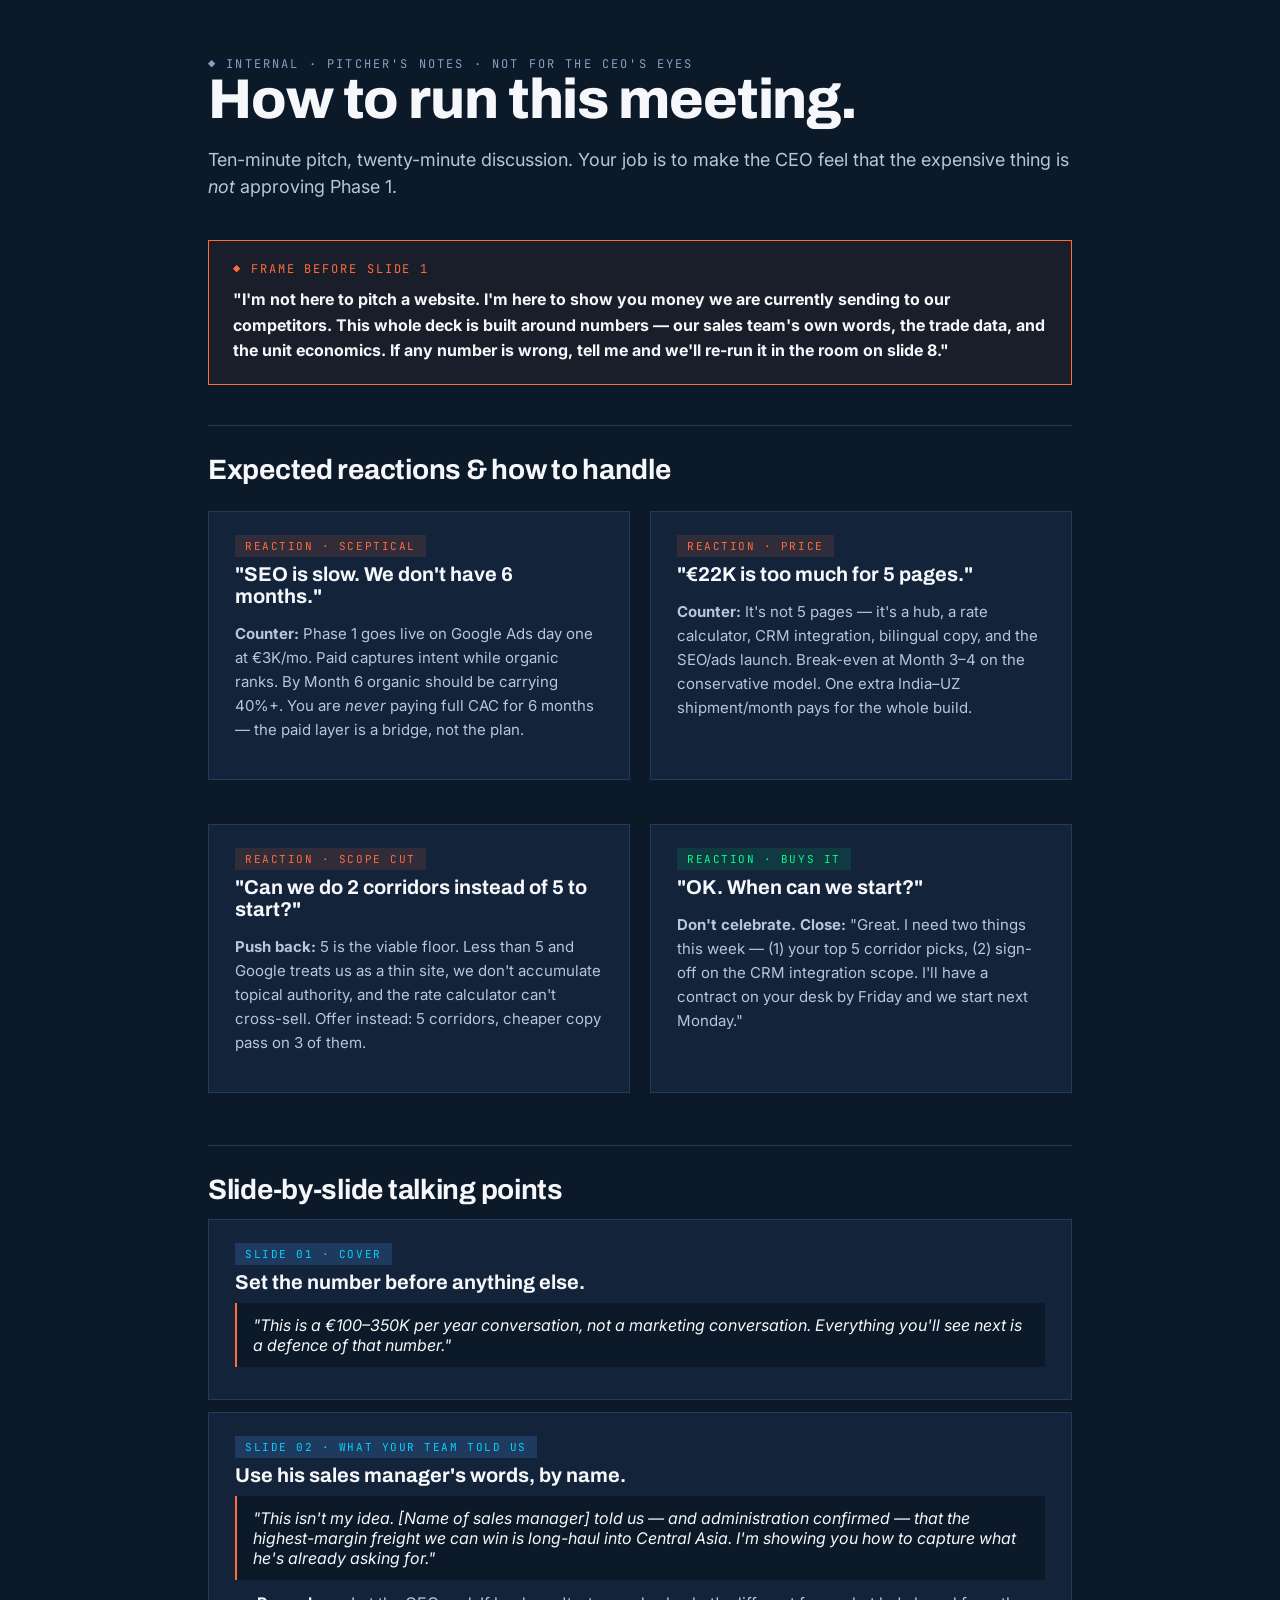
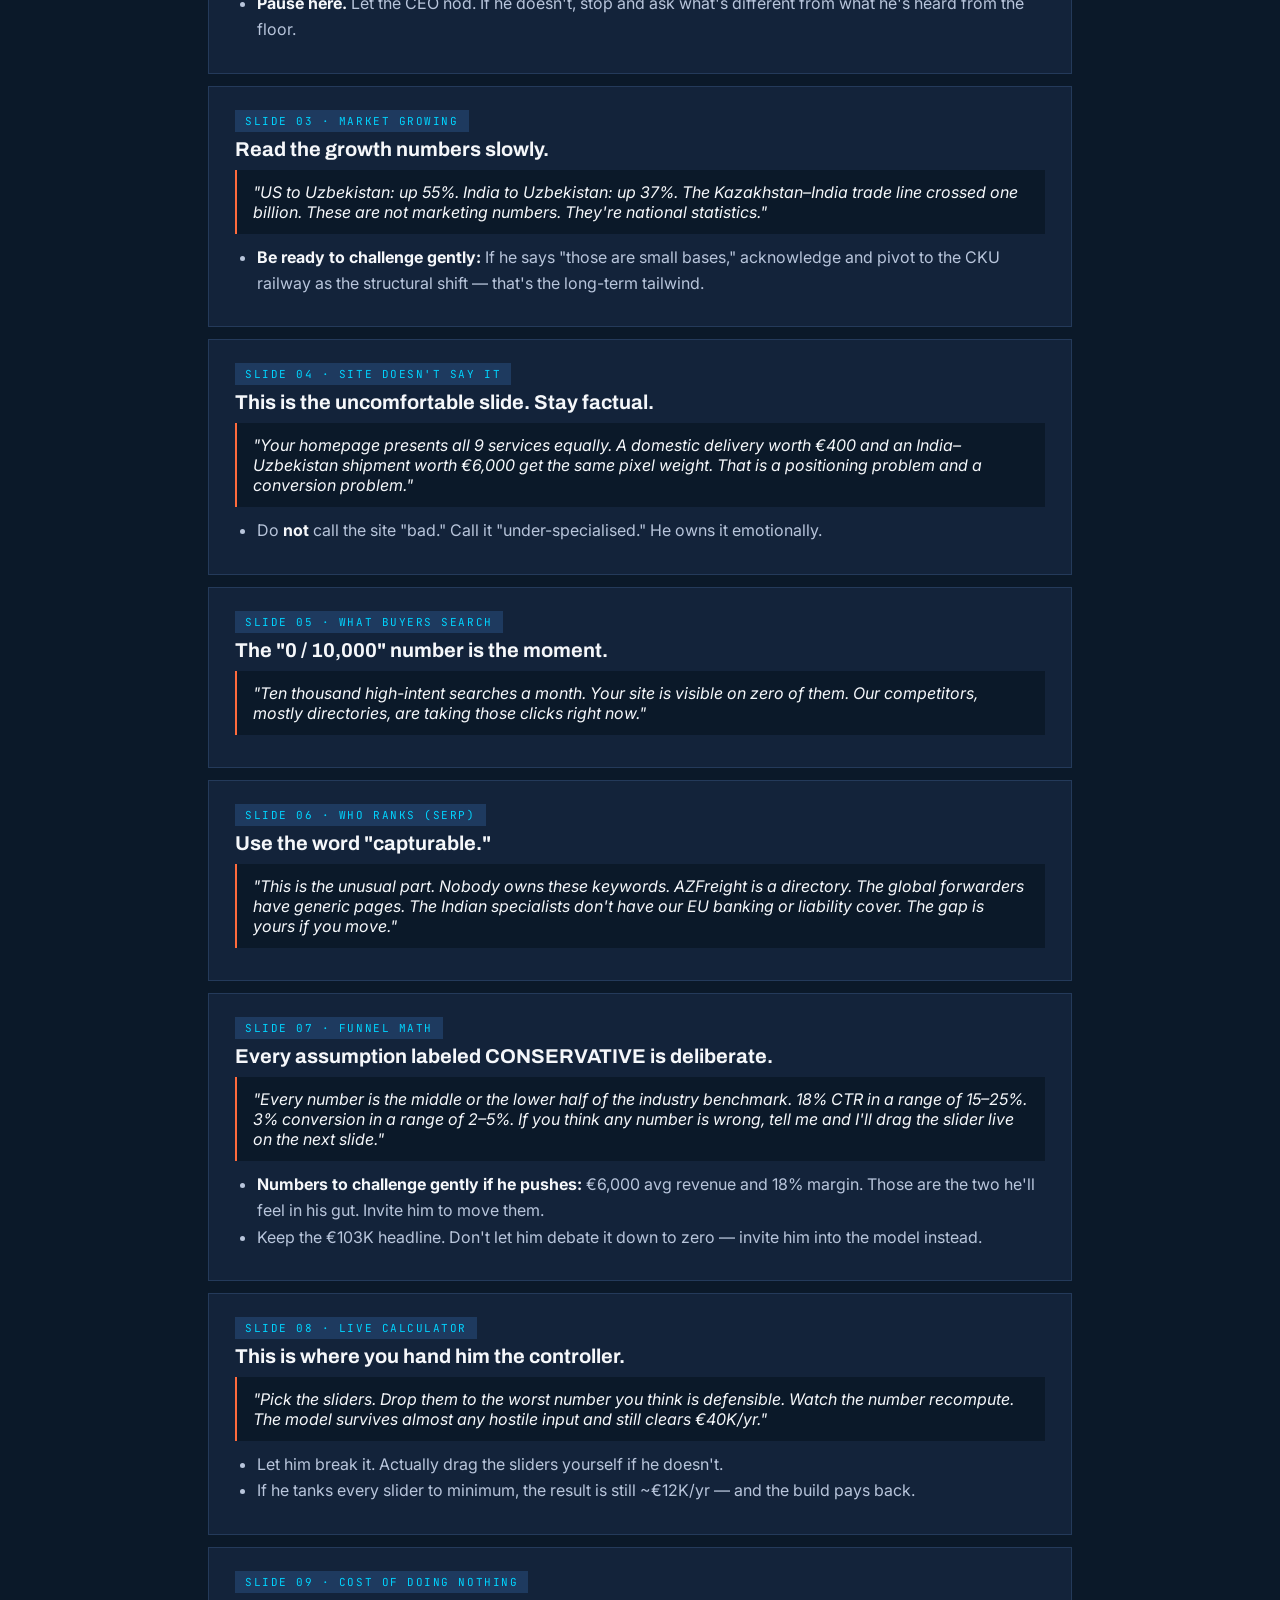
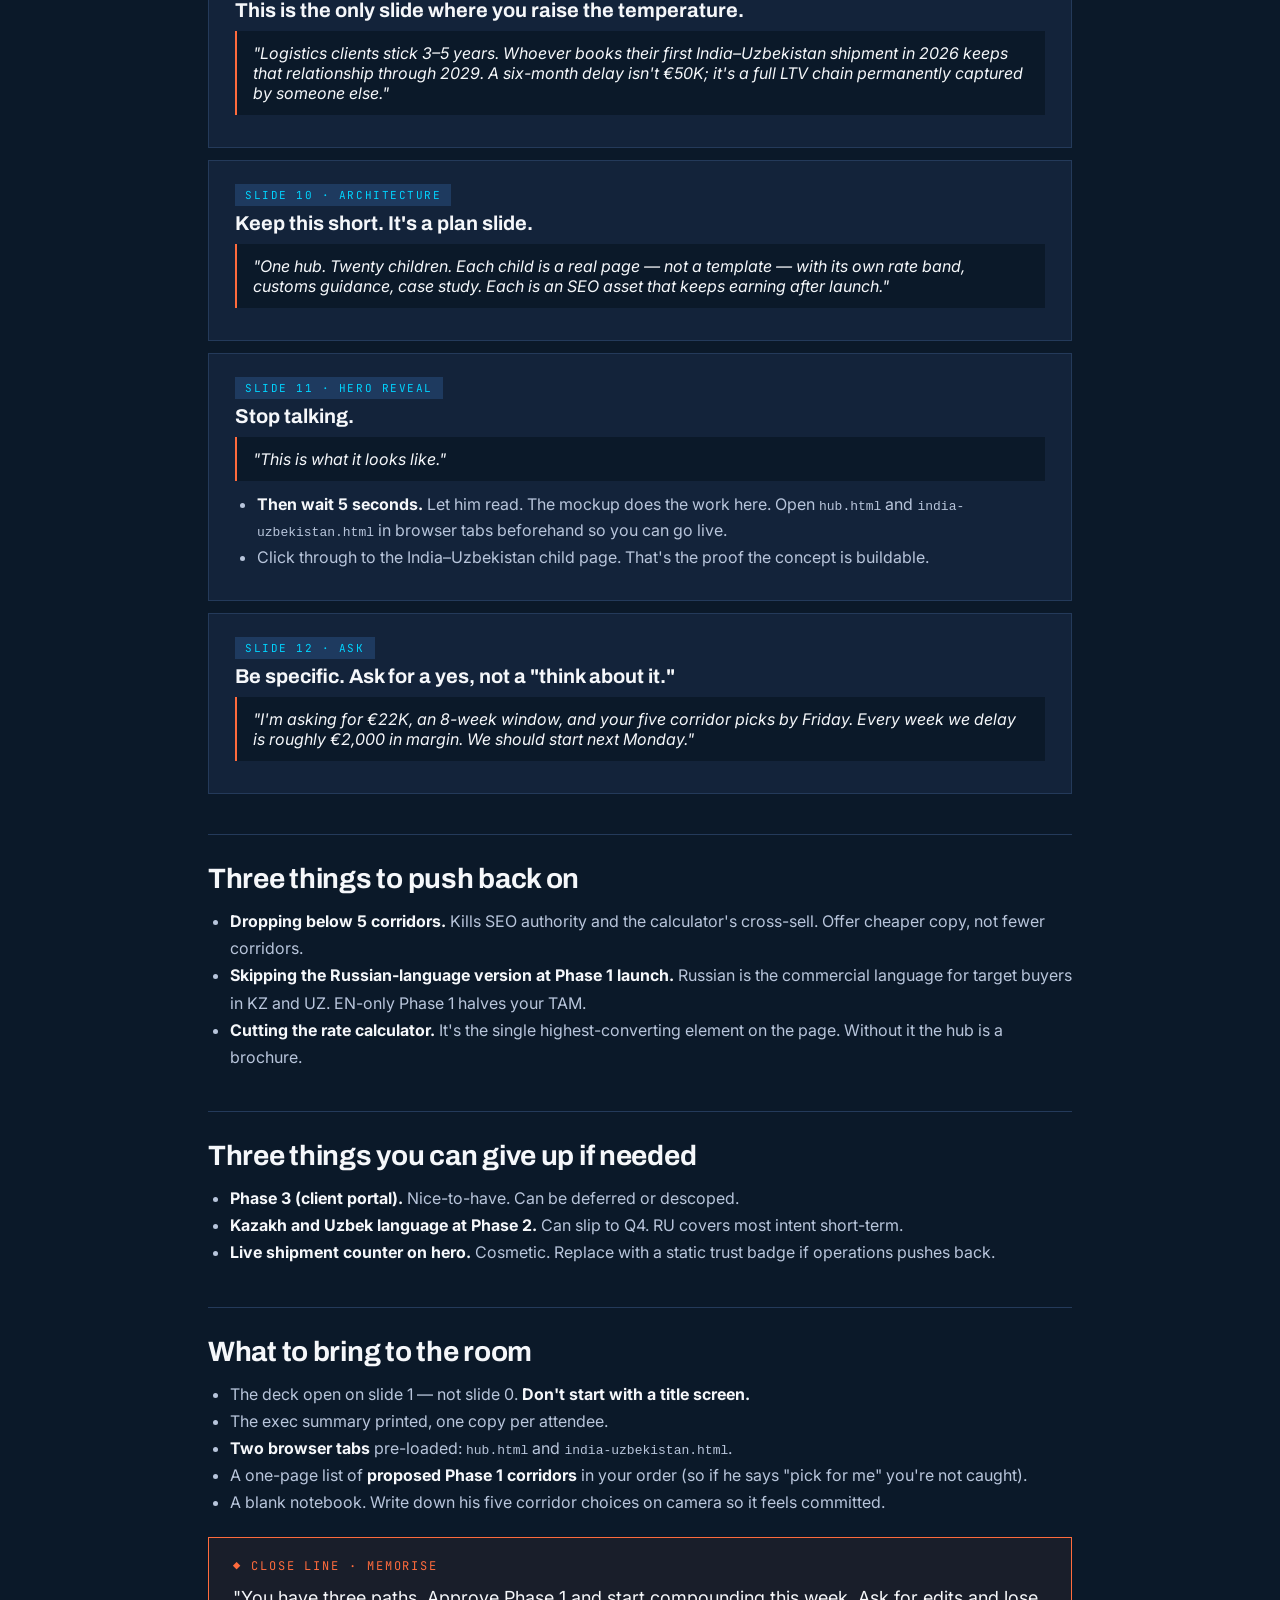
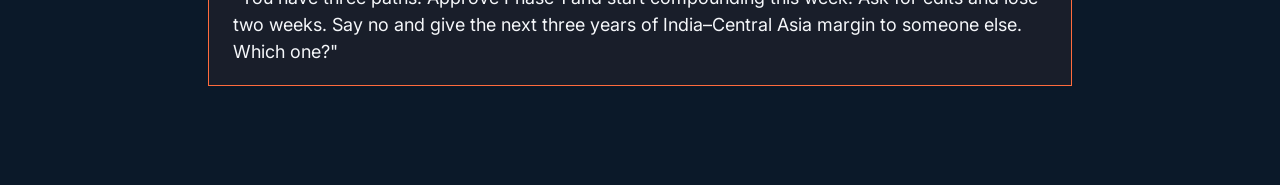
<file: pitcher-notes.html>
<!doctype html>
<html lang="en">
<head>
<meta charset="utf-8">
<title>Pitcher's Notes · How to run this meeting</title>
<link href="https://fonts.googleapis.com/css2?family=Archivo:wght@500;600;700;800&family=Inter:wght@400;500;600;700&family=JetBrains+Mono:wght@400;500;600&display=swap" rel="stylesheet">
<link rel="stylesheet" href="shared.css">
<style>
  body { background: var(--bg); }
  .wrap { max-width: 960px; margin: 0 auto; padding: 56px 48px 80px; }
  h1 { font-family: var(--display); font-weight: 800; font-size: 56px; line-height: 1; letter-spacing: -0.02em; margin: 0 0 14px;}
  .sub { color: var(--text-2); font-size: 18px; margin-bottom: 40px; line-height: 1.5;}
  .idx { font-family: var(--mono); font-size: 12px; color: var(--text-3); letter-spacing: 0.18em;}
  h2 { font-family: var(--display); font-weight: 700; font-size: 28px; margin: 40px 0 14px; letter-spacing: -0.01em; border-top: 1px solid var(--line); padding-top: 28px;}
  h3 { font-family: var(--display); font-weight: 700; font-size: 18px; margin: 20px 0 8px; color: var(--cyan);}
  p { color: var(--text-2); font-size: 16px; line-height: 1.6;}
  .slide-block { background: var(--surface); border: 1px solid var(--line); padding: 22px 26px; margin: 12px 0;}
  .slide-block .tag { font-family: var(--mono); font-size: 11px; letter-spacing: 0.16em; color: var(--cyan); text-transform: uppercase;}
  .slide-block h4 { font-family: var(--display); font-size: 20px; margin: 6px 0 10px;}
  .slide-block .say { padding: 12px 16px; background: var(--bg); border-left: 2px solid var(--warm); margin: 10px 0; color: var(--text); font-style: italic;}
  .slide-block ul { margin: 8px 0; padding-left: 22px; color: var(--text-2); line-height: 1.65;}
  .slide-block ul li b { color: var(--text);}
  .pill {
    display:inline-block; padding: 4px 10px; background: var(--surface-2); color: var(--cyan);
    font-family: var(--mono); font-size: 11px; letter-spacing: 0.14em; text-transform: uppercase; margin-right: 6px;
  }
  .pill.warm { background: rgba(255,107,61,0.12); color: var(--warm);}
  .pill.green { background: rgba(0,255,136,0.1); color: var(--green);}
  .grid2 { display:grid; grid-template-columns: 1fr 1fr; gap: 20px;}
  .callout { border: 1px solid var(--warm); background: rgba(255,107,61,0.06); padding: 20px 24px; margin: 20px 0;}
  .callout .lbl { font-family: var(--mono); font-size: 12px; letter-spacing: 0.16em; color: var(--warm);}
  ul.tight { margin: 8px 0; padding-left: 22px; color: var(--text-2); line-height: 1.7;}
  ul.tight li b { color: var(--text);}
</style>
</head>
<body>
<div class="wrap">
  <div class="idx">◆ INTERNAL · PITCHER'S NOTES · NOT FOR THE CEO'S EYES</div>
  <h1>How to run this meeting.</h1>
  <p class="sub">Ten-minute pitch, twenty-minute discussion. Your job is to make the CEO feel that the expensive thing is <i>not</i> approving Phase 1.</p>

  <div class="callout">
    <div class="lbl">◆ FRAME BEFORE SLIDE 1</div>
    <p style="margin: 10px 0 0; color: var(--text);"><b>"I'm not here to pitch a website. I'm here to show you money we are currently sending to our competitors. This whole deck is built around numbers — our sales team's own words, the trade data, and the unit economics. If any number is wrong, tell me and we'll re-run it in the room on slide 8."</b></p>
  </div>

  <h2>Expected reactions & how to handle</h2>
  <div class="grid2">
    <div class="slide-block">
      <span class="pill warm">REACTION · SCEPTICAL</span>
      <h4>"SEO is slow. We don't have 6 months."</h4>
      <p style="color: var(--text-2); font-size: 15px;"><b>Counter:</b> Phase 1 goes live on Google Ads day one at €3K/mo. Paid captures intent while organic ranks. By Month 6 organic should be carrying 40%+. You are <i>never</i> paying full CAC for 6 months — the paid layer is a bridge, not the plan.</p>
    </div>
    <div class="slide-block">
      <span class="pill warm">REACTION · PRICE</span>
      <h4>"€22K is too much for 5 pages."</h4>
      <p style="color: var(--text-2); font-size: 15px;"><b>Counter:</b> It's not 5 pages — it's a hub, a rate calculator, CRM integration, bilingual copy, and the SEO/ads launch. Break-even at Month 3–4 on the conservative model. One extra India–UZ shipment/month pays for the whole build.</p>
    </div>
    <div class="slide-block">
      <span class="pill warm">REACTION · SCOPE CUT</span>
      <h4>"Can we do 2 corridors instead of 5 to start?"</h4>
      <p style="color: var(--text-2); font-size: 15px;"><b>Push back:</b> 5 is the viable floor. Less than 5 and Google treats us as a thin site, we don't accumulate topical authority, and the rate calculator can't cross-sell. Offer instead: 5 corridors, cheaper copy pass on 3 of them.</p>
    </div>
    <div class="slide-block">
      <span class="pill green">REACTION · BUYS IT</span>
      <h4>"OK. When can we start?"</h4>
      <p style="color: var(--text-2); font-size: 15px;"><b>Don't celebrate. Close:</b> "Great. I need two things this week — (1) your top 5 corridor picks, (2) sign-off on the CRM integration scope. I'll have a contract on your desk by Friday and we start next Monday."</p>
    </div>
  </div>

  <h2>Slide-by-slide talking points</h2>

  <div class="slide-block">
    <span class="pill">SLIDE 01 · COVER</span>
    <h4>Set the number before anything else.</h4>
    <div class="say">"This is a €100–350K per year conversation, not a marketing conversation. Everything you'll see next is a defence of that number."</div>
  </div>

  <div class="slide-block">
    <span class="pill">SLIDE 02 · WHAT YOUR TEAM TOLD US</span>
    <h4>Use his sales manager's words, by name.</h4>
    <div class="say">"This isn't my idea. [Name of sales manager] told us — and administration confirmed — that the highest-margin freight we can win is long-haul into Central Asia. I'm showing you how to capture what he's already asking for."</div>
    <ul>
      <li><b>Pause here.</b> Let the CEO nod. If he doesn't, stop and ask what's different from what he's heard from the floor.</li>
    </ul>
  </div>

  <div class="slide-block">
    <span class="pill">SLIDE 03 · MARKET GROWING</span>
    <h4>Read the growth numbers slowly.</h4>
    <div class="say">"US to Uzbekistan: up 55%. India to Uzbekistan: up 37%. The Kazakhstan–India trade line crossed one billion. These are not marketing numbers. They're national statistics."</div>
    <ul>
      <li><b>Be ready to challenge gently:</b> If he says "those are small bases," acknowledge and pivot to the CKU railway as the structural shift — that's the long-term tailwind.</li>
    </ul>
  </div>

  <div class="slide-block">
    <span class="pill">SLIDE 04 · SITE DOESN'T SAY IT</span>
    <h4>This is the uncomfortable slide. Stay factual.</h4>
    <div class="say">"Your homepage presents all 9 services equally. A domestic delivery worth €400 and an India–Uzbekistan shipment worth €6,000 get the same pixel weight. That is a positioning problem and a conversion problem."</div>
    <ul>
      <li>Do <b>not</b> call the site "bad." Call it "under-specialised." He owns it emotionally.</li>
    </ul>
  </div>

  <div class="slide-block">
    <span class="pill">SLIDE 05 · WHAT BUYERS SEARCH</span>
    <h4>The "0 / 10,000" number is the moment.</h4>
    <div class="say">"Ten thousand high-intent searches a month. Your site is visible on zero of them. Our competitors, mostly directories, are taking those clicks right now."</div>
  </div>

  <div class="slide-block">
    <span class="pill">SLIDE 06 · WHO RANKS (SERP)</span>
    <h4>Use the word "capturable."</h4>
    <div class="say">"This is the unusual part. Nobody owns these keywords. AZFreight is a directory. The global forwarders have generic pages. The Indian specialists don't have our EU banking or liability cover. The gap is yours if you move."</div>
  </div>

  <div class="slide-block">
    <span class="pill">SLIDE 07 · FUNNEL MATH</span>
    <h4>Every assumption labeled CONSERVATIVE is deliberate.</h4>
    <div class="say">"Every number is the middle or the lower half of the industry benchmark. 18% CTR in a range of 15–25%. 3% conversion in a range of 2–5%. If you think any number is wrong, tell me and I'll drag the slider live on the next slide."</div>
    <ul>
      <li><b>Numbers to challenge gently if he pushes:</b> €6,000 avg revenue and 18% margin. Those are the two he'll feel in his gut. Invite him to move them.</li>
      <li>Keep the €103K headline. Don't let him debate it down to zero — invite him into the model instead.</li>
    </ul>
  </div>

  <div class="slide-block">
    <span class="pill">SLIDE 08 · LIVE CALCULATOR</span>
    <h4>This is where you hand him the controller.</h4>
    <div class="say">"Pick the sliders. Drop them to the worst number you think is defensible. Watch the number recompute. The model survives almost any hostile input and still clears €40K/yr."</div>
    <ul>
      <li>Let him break it. Actually drag the sliders yourself if he doesn't.</li>
      <li>If he tanks every slider to minimum, the result is still ~€12K/yr — and the build pays back.</li>
    </ul>
  </div>

  <div class="slide-block">
    <span class="pill">SLIDE 09 · COST OF DOING NOTHING</span>
    <h4>This is the only slide where you raise the temperature.</h4>
    <div class="say">"Logistics clients stick 3–5 years. Whoever books their first India–Uzbekistan shipment in 2026 keeps that relationship through 2029. A six-month delay isn't €50K; it's a full LTV chain permanently captured by someone else."</div>
  </div>

  <div class="slide-block">
    <span class="pill">SLIDE 10 · ARCHITECTURE</span>
    <h4>Keep this short. It's a plan slide.</h4>
    <div class="say">"One hub. Twenty children. Each child is a real page — not a template — with its own rate band, customs guidance, case study. Each is an SEO asset that keeps earning after launch."</div>
  </div>

  <div class="slide-block">
    <span class="pill">SLIDE 11 · HERO REVEAL</span>
    <h4>Stop talking.</h4>
    <div class="say">"This is what it looks like."</div>
    <ul>
      <li><b>Then wait 5 seconds.</b> Let him read. The mockup does the work here. Open <code>hub.html</code> and <code>india-uzbekistan.html</code> in browser tabs beforehand so you can go live.</li>
      <li>Click through to the India–Uzbekistan child page. That's the proof the concept is buildable.</li>
    </ul>
  </div>

  <div class="slide-block">
    <span class="pill">SLIDE 12 · ASK</span>
    <h4>Be specific. Ask for a yes, not a "think about it."</h4>
    <div class="say">"I'm asking for €22K, an 8-week window, and your five corridor picks by Friday. Every week we delay is roughly €2,000 in margin. We should start next Monday."</div>
  </div>

  <h2>Three things to push back on</h2>
  <ul class="tight">
    <li><b>Dropping below 5 corridors.</b> Kills SEO authority and the calculator's cross-sell. Offer cheaper copy, not fewer corridors.</li>
    <li><b>Skipping the Russian-language version at Phase 1 launch.</b> Russian is the commercial language for target buyers in KZ and UZ. EN-only Phase 1 halves your TAM.</li>
    <li><b>Cutting the rate calculator.</b> It's the single highest-converting element on the page. Without it the hub is a brochure.</li>
  </ul>

  <h2>Three things you can give up if needed</h2>
  <ul class="tight">
    <li><b>Phase 3 (client portal).</b> Nice-to-have. Can be deferred or descoped.</li>
    <li><b>Kazakh and Uzbek language at Phase 2.</b> Can slip to Q4. RU covers most intent short-term.</li>
    <li><b>Live shipment counter on hero.</b> Cosmetic. Replace with a static trust badge if operations pushes back.</li>
  </ul>

  <h2>What to bring to the room</h2>
  <ul class="tight">
    <li>The deck open on slide 1 — not slide 0. <b>Don't start with a title screen.</b></li>
    <li>The exec summary printed, one copy per attendee.</li>
    <li><b>Two browser tabs</b> pre-loaded: <code>hub.html</code> and <code>india-uzbekistan.html</code>.</li>
    <li>A one-page list of <b>proposed Phase 1 corridors</b> in your order (so if he says "pick for me" you're not caught).</li>
    <li>A blank notebook. Write down his five corridor choices on camera so it feels committed.</li>
  </ul>

  <div class="callout">
    <div class="lbl">◆ CLOSE LINE · MEMORISE</div>
    <p style="margin: 10px 0 0; color: var(--text); font-size: 18px; line-height: 1.5;">"You have three paths. Approve Phase 1 and start compounding this week. Ask for edits and lose two weeks. Say no and give the next three years of India–Central Asia margin to someone else. Which one?"</p>
  </div>

</div>
</body>
</html>
</file>
<file: shared.css>
/* Lazarus pitch package — shared design tokens */
:root {
  --bg: #0B1929;
  --surface: #13233A;
  --surface-2: #1E3A5F;
  --line: #243A5A;
  --line-2: #2E4C75;
  --text: #F5F7FA;
  --text-2: #B8C5DB;
  --text-3: #8B9DC3;
  --cyan: #00D4FF;
  --green: #00FF88;
  --amber: #FFB800;
  --warm: #FF6B3D;
  --ink: #07121F;

  --sans: "Inter", "Helvetica Neue", Helvetica, Arial, sans-serif;
  --display: "Archivo", "Inter", "Helvetica Neue", Arial, sans-serif;
  --mono: "JetBrains Mono", "IBM Plex Mono", ui-monospace, Menlo, monospace;
}
* { box-sizing: border-box; }
html, body { margin: 0; padding: 0; }
body {
  font-family: var(--sans);
  color: var(--text);
  background: var(--bg);
  -webkit-font-smoothing: antialiased;
  text-rendering: optimizeLegibility;
}
.mono { font-family: var(--mono); }
.display { font-family: var(--display); }
</file>
